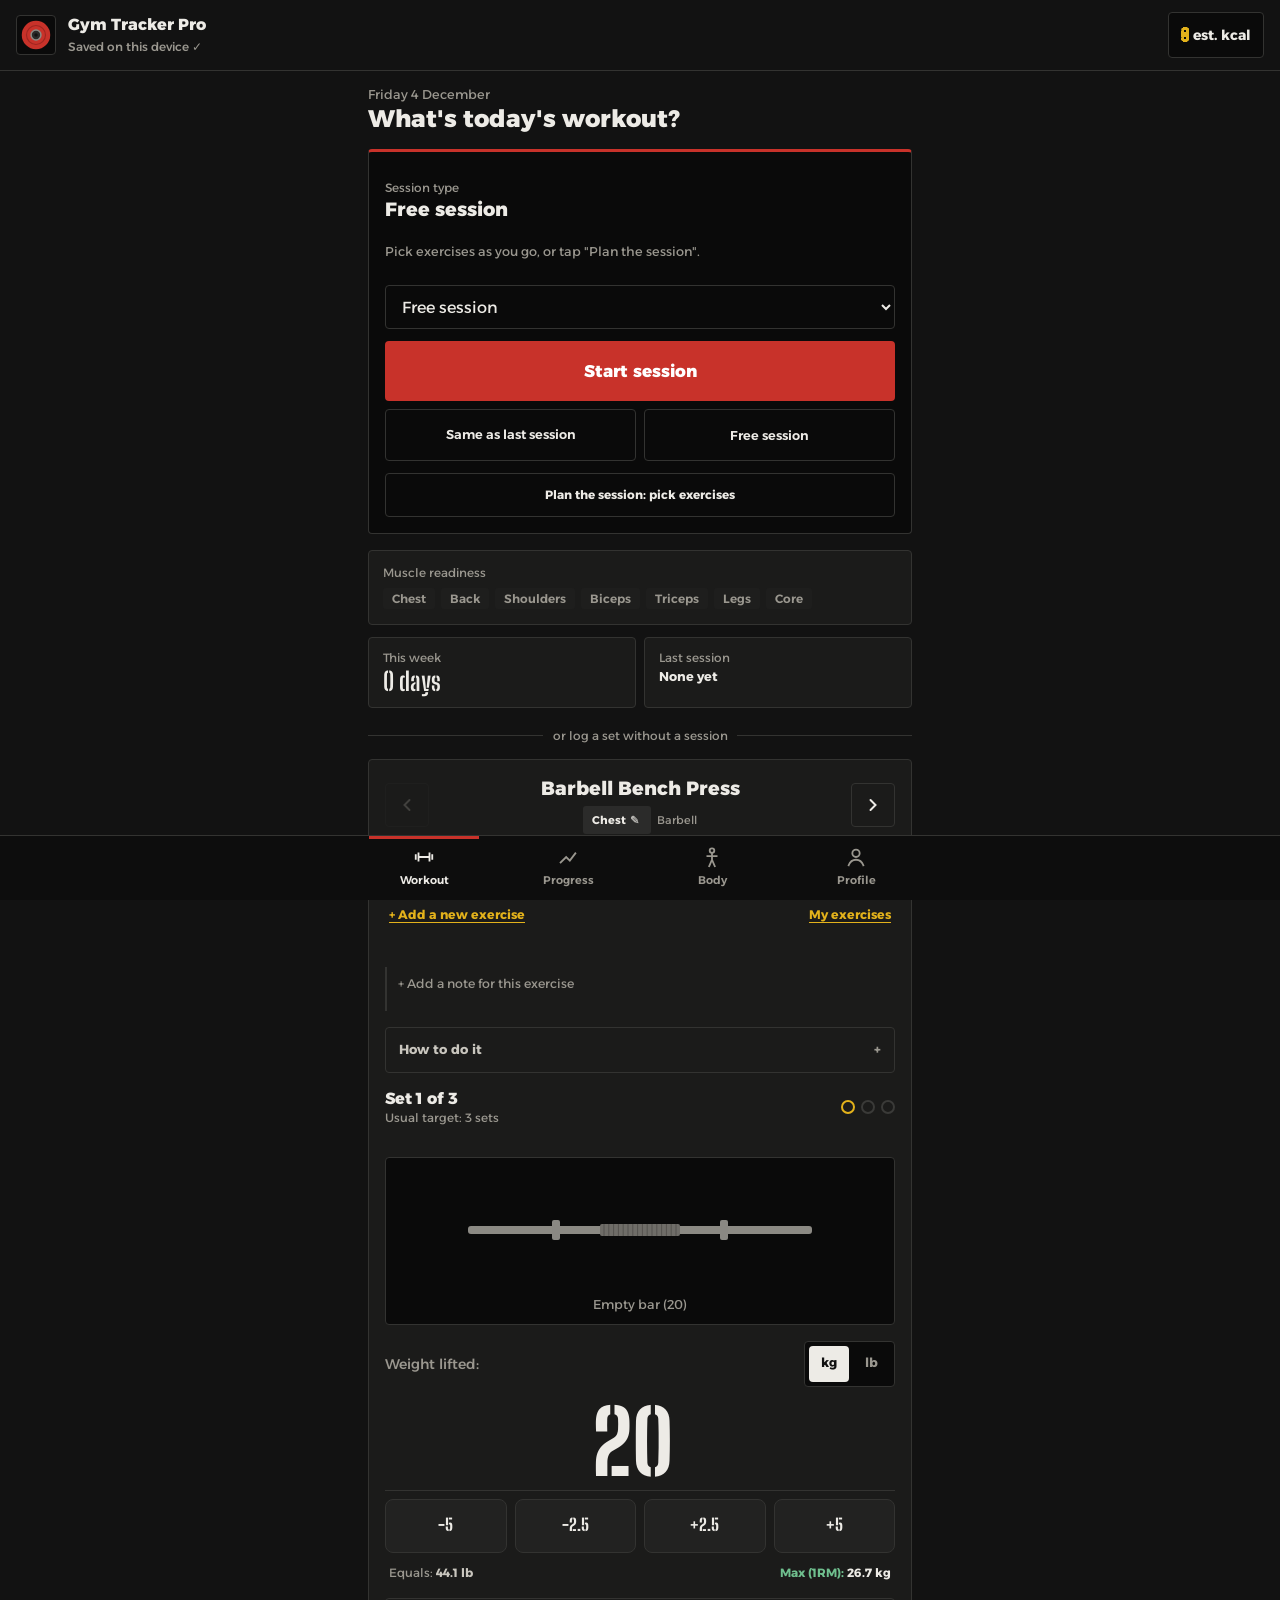
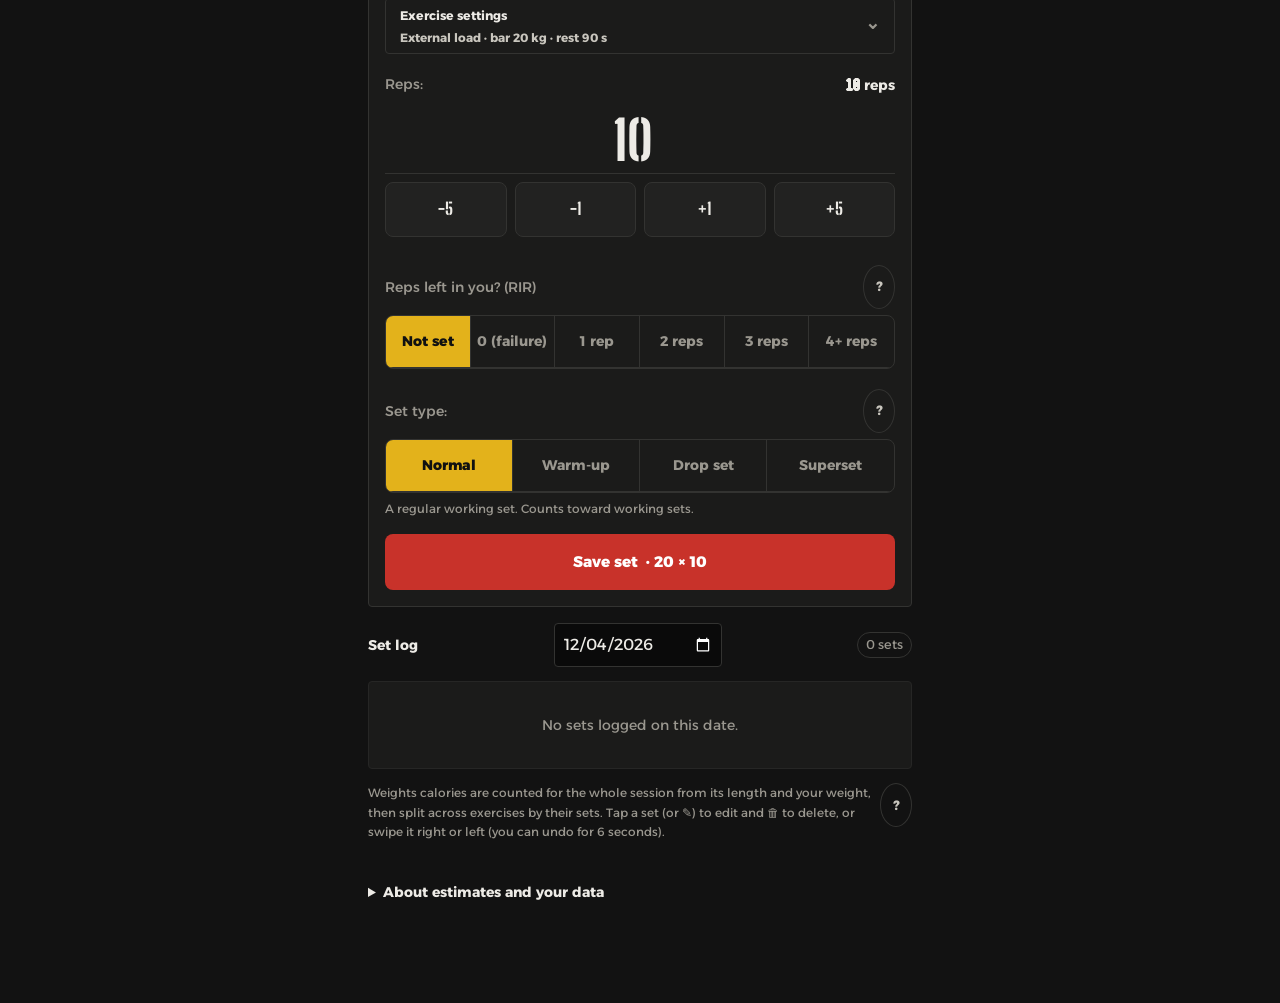
<file: index.html>
<!DOCTYPE html>
<html lang="ar" dir="rtl">
<head>
    <meta charset="UTF-8">
    <!-- M2: only the app's own files can run. Any text that sneaks in (a name in a backup file, say) can never run as code. -->
    <meta http-equiv="Content-Security-Policy" content="default-src 'self'; script-src 'self'; style-src 'self' 'unsafe-inline'; img-src 'self' data: blob:; font-src 'self'; connect-src 'self' blob: https://api.github.com; worker-src 'self'; manifest-src 'self'; media-src 'none'; object-src 'none'; frame-src 'none'; base-uri 'none'; form-action 'none'">
    <script src="./i18n.js"></script>
    <script src="./en.js"></script>
    <meta name="viewport" content="width=device-width, initial-scale=1.0, viewport-fit=cover">
    <title>متتبع التمارين - Gym Tracker v11.0</title>

    <meta name="mobile-web-app-capable" content="yes">
    <meta name="apple-mobile-web-app-capable" content="yes">
    <meta name="apple-mobile-web-app-status-bar-style" content="black-translucent">
    <meta name="apple-mobile-web-app-title" content="GymTracker">
    <meta name="theme-color" content="#121212">
    <meta name="description" content="تطبيق تتبع التمارين الرياضية والسعرات الحرارية ومؤشرات القوة 1RM و RPE">

    <link rel="manifest" href="./manifest.json">
    <link rel="apple-touch-icon" href="./assets/icon-192.png">
    

    
    
    
    

    
    

    

    <link rel="preload" href="./assets/fonts/alexandria.woff" as="font" type="font/woff" crossorigin>
    <link rel="stylesheet" href="./styles.css">
    <link rel="stylesheet" href="./theme.css">
</head>
<body class="antialiased selection:bg-cyan-500 selection:text-white">

    <header class="sticky top-0 z-40 glass px-4 py-3 mb-4 border-b border-slate-800 flex justify-between items-center">
        <div class="flex items-center space-x-3 space-x-reverse">
            <div class="app-mark" aria-hidden="true"><svg viewBox="0 0 40 40" width="40" height="40"><circle cx="20" cy="20" r="15" fill="#C8322A"/><circle cx="20" cy="20" r="10" fill="none" stroke="#9E2620" stroke-width="1.2"/><circle cx="20" cy="20" r="5.2" fill="#2A2A29" stroke="#8C8A84" stroke-width="1.6"/><circle cx="20" cy="20" r="1.8" fill="#121212"/></svg></div>
            <div>
                <h1 class="font-extrabold text-base sm:text-lg text-transparent bg-clip-text bg-gradient-to-r from-cyan-400 to-blue-400 leading-tight">Gym Tracker Pro</h1>
                <p class="text-[11px] text-slate-400 font-medium" id="db-status-badge">جاري ربط IndexedDB...</p>
            </div>
        </div>
        <div id="top-quick-stats" class="flex items-center gap-2 bg-slate-900/80 px-3 py-1.5 rounded-xl border border-slate-800 text-xs text-slate-300">
            <span class="flex items-center gap-1 text-amber-400 font-bold">
                <i class="fa-solid fa-fire text-xs" aria-hidden="true"></i>
                <span id="header-today-cals">0</span> سعرة تقديرية
            </span>
        </div>
    </header>

    <section id="clock-bar" class="clock-bar" data-added aria-label="المؤقتات">
        <div class="cb-cell"><span class="cb-label">الجلسة</span><b id="cb-session" class="cb-led cb-red">0:00</b></div>
        <div class="cb-cell cb-rest"><span class="cb-label">الراحة</span><b id="cb-rest" class="cb-led cb-amber">—</b>
            <span class="cb-btns"><button type="button" id="cb-minus" aria-label="نقص 15 ثانية">−15</button><button type="button" id="cb-plus" aria-label="زد 15 ثانية">+15</button><button type="button" id="cb-stop" aria-label="إيقاف الراحة"><svg width="14" height="14" viewBox="0 0 24 24" fill="currentColor" aria-hidden="true"><rect x="5" y="5" width="14" height="14"/></svg></button></span>
        </div>
    </section>

    <div id="rest-timer-widget" class="hidden fixed top-16 left-1/2 -translate-x-1/2 z-50 glass-card px-4 py-2 border border-cyan-500/60 shadow-2xl neon-glow-cyan animate-fade-in flex items-center gap-3 rounded-full">
        <div class="w-9 h-9 rounded-full bg-cyan-950 border border-cyan-400 flex items-center justify-center text-cyan-300 font-black text-xs" id="timer-display">90s</div>
        <div class="text-xs">
            <span class="font-bold text-cyan-200 block">مؤقت الراحة</span>
            <span class="text-[9px] text-slate-400" id="timer-preset-desc">جولة تمرين</span>
        </div>
        <div class="rest-adjust" data-added>
            <button type="button" id="btn-rest-minus" aria-label="نقص 15 ثانية من الراحة">−15</button>
            <button type="button" id="btn-rest-plus" aria-label="زد 15 ثانية على الراحة">+15</button>
        </div>
        <button id="btn-stop-timer" aria-label="إلغاء المؤقت" class="timer-stop"><svg width="18" height="18" viewBox="0 0 24 24" fill="none" stroke="currentColor" stroke-width="2.5" aria-hidden="true"><path d="M6 6l12 12M18 6L6 18"/></svg></button>
    </div>

    <main class="max-w-xl mx-auto px-4 space-y-6">
        <!-- WORKOUT SCREEN -->
        <section id="screen-workout" class="screen-content space-y-4 animate-fade-in">
            <!-- v12.1 G4: قبل الجلسة -->
            <div id="start-head" class="start-head hidden" data-added>
                <span id="start-date" class="start-date"></span>
                <h2 class="page-title">وش تمرين اليوم؟</h2>
            </div>
            <div id="workout-session-card" class="glass-card p-4 border border-emerald-500/30 space-y-3">
                <div class="flex items-center justify-between gap-3">
                    <div>
                        <div class="text-[10px] text-slate-400">جلسة التمرين الحالية</div>
                        <div id="active-session-title" class="font-black text-sm text-emerald-300">لا توجد جلسة نشطة</div>
                        <div id="active-session-meta" class="text-[10px] text-slate-400 mt-0.5">ابدأ جلسة ليتم حساب مدتها وملخصها بدقة</div>
                        <div id="session-plan-pos" class="session-plan-pos" data-added></div>
                    </div>
                    <span id="active-session-timer" class="text-xs font-black text-cyan-300 bg-slate-900 px-3 py-1.5 rounded-xl border border-slate-700">00:00</span>
                </div>
                <div id="start-preview" class="start-preview hidden" data-added>
                    <div class="start-preview-head"><span><small id="start-kicker"></small><b id="start-day"></b></span><span id="start-time" class="start-time"></span></div>
                    <ul id="start-plan" class="start-plan"></ul>
                    <p id="start-warn" class="start-warn hidden"></p>
                </div>
                <select aria-label="نوع الجلسة" id="session-routine-select" class="w-full glass-input px-3 py-2 rounded-xl text-xs bg-slate-900 border border-slate-700">
                    <option value="free">جلسة حرة</option>
                    <option value="ppl_push">دفع (Push)</option>
                    <option value="ppl_pull">سحب (Pull)</option>
                    <option value="ppl_legs">أرجل (Legs)</option>
                    <option value="ul_upper">علوي (Upper)</option>
                    <option value="ul_lower">سفلي (Lower)</option>
                </select>
                <div class="grid grid-cols-3 gap-2">
                    <button id="btn-start-session" class="py-2 rounded-xl bg-emerald-600 hover:bg-emerald-700 text-white text-[11px] font-bold">ابدأ الجلسة</button>
                    <button id="btn-copy-session" class="py-2 rounded-xl bg-cyan-950 hover:bg-cyan-900 border border-cyan-800 text-cyan-300 text-[11px] font-bold">مثل الجلسة السابقة</button>
                    <button id="btn-finish-session" disabled class="py-2 rounded-xl bg-amber-600 hover:bg-amber-700 text-white text-[11px] font-bold">إنهاء وملخص</button>
                    <button type="button" id="btn-start-free" class="start-free" data-added>جلسة حرة</button>
                </div>
                <button type="button" id="btn-plan-session" class="w-full py-2 rounded-xl text-[11px] font-bold border" data-added>خطّط الجلسة: اختر تمارينك</button>
                <div id="session-plan" class="session-plan hidden" data-added aria-label="خطة الجلسة"></div>
                <div id="copied-session-plan" class="hidden text-[10px] text-slate-300 bg-slate-900/70 rounded-xl p-2 border border-slate-800"></div>
            </div>

            <div id="start-extra" class="start-extra hidden" data-added>
                <div class="start-ready-card"><span class="start-label">جاهزية العضلات</span><div id="start-ready" class="start-ready"></div></div>
                <div class="start-stats">
                    <div><span class="start-label">هالأسبوع</span><b id="start-week" class="start-week"></b></div>
                    <div><span class="start-label" id="start-last-label">آخر جلسة</span><b id="start-last" class="start-last"></b></div>
                </div>
                <p class="start-or">أو سجّل جولة بدون جلسة</p>
            </div>

            <details id="exercise-filters" class="glass-card filter-panel v12-hide">
                <summary>القوائم والفلاتر <span id="filter-summary" class="field-hint">كل التمارين</span></summary>
                <div class="space-y-3 filter-content">
            <div class="glass-card p-3 border border-cyan-500/30 space-y-2">
                <div class="flex justify-between items-center text-xs">
                    <span class="font-bold text-cyan-300 flex items-center gap-1.5">
                        <i class="fa-solid fa-bolt text-amber-400"></i>
                        <span>قوائم تمارين جاهزة:</span>
                    </span>
                    <button id="btn-reset-routine-filter" class="text-[10px] text-slate-400 hover:text-cyan-300 underline">عرض الكل</button>
                </div>
                <div id="routine-presets-container" class="flex gap-2 overflow-x-auto pb-1 scrollbar-none">
                    <button data-routine="ppl_push" class="preset-btn px-3 py-1.5 rounded-xl bg-slate-800 hover:bg-cyan-950 hover:border-cyan-500 border border-slate-700 text-xs font-bold text-slate-200 whitespace-nowrap transition">يوم الدفع (Push)</button>
                    <button data-routine="ppl_pull" class="preset-btn px-3 py-1.5 rounded-xl bg-slate-800 hover:bg-cyan-950 hover:border-cyan-500 border border-slate-700 text-xs font-bold text-slate-200 whitespace-nowrap transition">يوم السحب (Pull)</button>
                    <button data-routine="ppl_legs" class="preset-btn px-3 py-1.5 rounded-xl bg-slate-800 hover:bg-cyan-950 hover:border-cyan-500 border border-slate-700 text-xs font-bold text-slate-200 whitespace-nowrap transition">يوم الأرجل (Legs)</button>
                    <button data-routine="ul_upper" class="preset-btn px-3 py-1.5 rounded-xl bg-slate-800 hover:bg-cyan-950 hover:border-cyan-500 border border-slate-700 text-xs font-bold text-slate-200 whitespace-nowrap transition">علوي (Upper)</button>
                    <button data-routine="ul_lower" class="preset-btn px-3 py-1.5 rounded-xl bg-slate-800 hover:bg-cyan-950 hover:border-cyan-500 border border-slate-700 text-xs font-bold text-slate-200 whitespace-nowrap transition">سفلي (Lower)</button>
                </div>
            </div>

            <div class="flex items-center justify-between bg-slate-900/90 p-2 rounded-2xl border border-slate-800 shadow-md">
                <span class="text-xs font-bold text-slate-300 flex items-center gap-1.5">
                    <i class="fa-solid fa-layer-group text-cyan-400"></i>
                    <span>نظام الجدول:</span>
                </span>
                <div class="flex gap-1.5">
                    <button id="split-btn-ppl" class="px-2.5 py-1.5 rounded-xl text-xs font-bold transition-all bg-gradient-to-r from-cyan-500 to-blue-600 text-white shadow-md">PPL</button>
                    <button id="split-btn-ul" class="px-2.5 py-1.5 rounded-xl text-xs font-bold transition-all bg-slate-800 text-slate-400 hover:bg-slate-700">Upper / Lower</button>
                </div>
            </div>

            <div id="category-tabs-container" class="flex items-center gap-1.5 overflow-x-auto pb-1 scrollbar-none"></div>

            <div id="equip-filters-container" class="flex items-center gap-1.5 overflow-x-auto pb-1 scrollbar-none">
                <button data-equip="all" class="equip-btn active px-2.5 py-1 rounded-lg text-[11px] font-bold whitespace-nowrap bg-cyan-950 text-cyan-300 border border-cyan-800">الكل</button>
                <button data-equip="barbell" class="equip-btn px-2.5 py-1 rounded-lg text-[11px] font-bold whitespace-nowrap bg-slate-900 text-slate-400 border border-slate-800">بار</button>
                <button data-equip="dumbbell" class="equip-btn px-2.5 py-1 rounded-lg text-[11px] font-bold whitespace-nowrap bg-slate-900 text-slate-400 border border-slate-800">دمبل</button>
                <button data-equip="machine" class="equip-btn px-2.5 py-1 rounded-lg text-[11px] font-bold whitespace-nowrap bg-slate-900 text-slate-400 border border-slate-800">أجهزة</button>
                <button data-equip="cable_body" class="equip-btn px-2.5 py-1 rounded-lg text-[11px] font-bold whitespace-nowrap bg-slate-900 text-slate-400 border border-slate-800">كابل / وزن جسم</button>
                <button data-equip="cardio" class="equip-btn px-2.5 py-1 rounded-lg text-[11px] font-bold whitespace-nowrap bg-slate-900 text-slate-400 border border-slate-800">كارديو</button>
            </div>

                </div>
            </details>

            <div class="glass-card p-4 space-y-4" id="ex-card">
                <div id="cur-ex" class="cur-ex" data-added>
                    <div class="cur-ex-row">
                        <button type="button" id="btn-ex-prev" class="cur-ex-arrow" aria-label="التمرين السابق"><svg width="20" height="20" viewBox="0 0 24 24" fill="none" stroke="currentColor" stroke-width="2.4" stroke-linecap="round" aria-hidden="true"><path d="M9 6l6 6-6 6"/></svg></button>
                        <div class="cur-ex-mid">
                            <b id="cur-ex-name" class="cur-ex-name"></b>
                            <span class="cur-ex-meta"><button type="button" id="cur-ex-muscle" class="cur-ex-chip cur-ex-chip-btn" aria-label="عدّل عضلات التمرين"></button><span id="cur-ex-equip" class="cur-ex-equip"></span><span id="cur-ex-pos" class="cur-ex-pos"></span></span>
                        </div>
                        <button type="button" id="btn-ex-next" class="cur-ex-arrow" aria-label="التمرين الجاي"><svg width="20" height="20" viewBox="0 0 24 24" fill="none" stroke="currentColor" stroke-width="2.4" stroke-linecap="round" aria-hidden="true"><path d="M15 6l-6 6 6 6"/></svg></button>
                    </div>
                    <div class="cur-ex-actions">
                        <button type="button" id="btn-change-ex" class="cur-ex-btn">غيّر التمرين</button>
                        <button type="button" id="btn-guide-toggle" class="cur-ex-btn hidden">طريقة الأداء</button>
                        <button type="button" id="btn-busy" class="busy-btn cur-ex-btn hidden">الجهاز مشغول؟</button>
                    </div>
                    <div id="cur-ex-guess" class="cur-ex-guess hidden">
                        <span id="cur-ex-guess-text"></span>
                        <span class="cur-ex-guess-btns"><button type="button" id="cur-ex-guess-ok" class="custom-ex-ok"></button><button type="button" id="cur-ex-guess-edit" class="custom-ex-change">غيّر العضلات</button></span>
                    </div>
                    <div class="cur-ex-links">
                        <button type="button" id="cur-ex-add" class="cur-ex-link">+ أضف تمرين جديد</button>
                        <button type="button" id="cur-ex-lib" class="cur-ex-link">مكتبة تماريني</button>
                    </div>
                </div>
                <div class="flex flex-col gap-2 v12-hide" id="old-picker">
                    <div class="flex items-center justify-between">
                        <label for="exercise-dropdown" class="text-xs font-bold text-cyan-300">اختر التمرين:</label>
                        <button type="button" id="btn-new-exercise" class="new-ex-btn" data-added>+ تمرين جديد</button>
                        <span id="selected-exercise-equip-badge" class="text-[10px] bg-slate-900 text-cyan-300 px-2.5 py-0.5 rounded-full border border-cyan-800 font-bold">أوزان حرة (بار)</span>
                    </div>

                    <div class="relative">
                        <i class="fa-solid fa-magnifying-glass absolute right-3 top-3 text-slate-400 text-xs"></i>
                        <input type="text" id="exercise-search-input" maxlength="50" placeholder="بحث سريع عن تمرين..." class="w-full glass-input pr-8 pl-3 py-2 rounded-xl text-xs">
                    </div>

                    <select id="exercise-dropdown" aria-label="قائمة اختيار التمرين" class="w-full glass-input px-3 py-2.5 rounded-xl text-sm font-semibold bg-slate-900 border border-slate-700"></select>
                </div>

                <hr class="border-slate-800">

                <div id="last-performance-container" class="v12-hide bg-slate-900/90 p-2.5 rounded-xl border border-cyan-500/30 flex justify-between items-center text-xs">
                    <div class="flex items-center gap-2">
                        <span class="text-amber-400 font-bold text-base"></span>
                        <div>
                            <div class="text-[10px] text-slate-400 font-medium">أداء الجلسة السابقة:</div>
                            <div id="last-performance-text" class="text-xs font-bold text-cyan-300">اختر تمرين للعرض</div>
                        </div>
                    </div>
                    <button type="button" id="btn-copy-last-perf" class="hidden px-2.5 py-1 bg-cyan-950 hover:bg-cyan-900 border border-cyan-700/60 rounded-lg text-[10px] font-bold text-cyan-300 flex items-center gap-1 transition">
                        <i class="fa-solid fa-copy"></i>
                        <span>تعبئة الجولة</span>
                    </button>
                </div>

                <div id="ex-note" class="ex-note hidden" data-added>
                    <button type="button" id="ex-note-show" class="ex-note-show"></button>
                    <div id="ex-note-edit" class="ex-note-edit hidden">
                        <input type="text" id="ex-note-input" maxlength="120" class="glass-input" placeholder="مثال: الكرسي على 4، قبضة واسعة" aria-label="ملاحظة التمرين">
                        <button type="button" id="ex-note-save" class="ex-note-save">حفظ</button>
                    </div>
                </div>

                <p id="program-target" class="program-target hidden" data-added></p>

                <details id="ex-guide" class="ex-guide hidden" data-added>
                    <summary>طريقة الأداء</summary>
                    <div id="ex-guide-body" class="ex-guide-body" translate="no"></div>
                </details>


                <label id="previous-set-picker" class="hidden field-hint v12-hide">الجولة السابقة المراد تعبئتها:
                    <select id="previous-set-select" class="glass-input w-full px-3 py-2 rounded-xl text-sm" aria-label="اختيار جولة من الأداء السابق"></select>
                </label>
                <div id="set-counter" class="set-counter hidden" data-added aria-live="polite">
                    <div class="set-counter-text"><b id="set-counter-title"></b><span id="set-counter-sub"></span></div>
                    <div id="set-counter-dots" class="set-counter-dots" aria-hidden="true"></div>
                    <button type="button" id="btn-next-ex" class="set-counter-next hidden"></button>
                </div>
                <div id="fill-from" class="fill-from hidden" data-added>
                    <span class="fill-label">عبّي من:</span>
                    <div class="fill-row">
                        <button type="button" id="btn-apply-suggestion" class="sugg-apply fill-btn fill-main"><small>اقتراح اليوم</small><b id="fill-sugg-val"></b></button>
                        <button type="button" id="fill-last" class="fill-btn"><small>آخر جولة</small><b id="fill-last-val"></b></button>
                        <button type="button" id="fill-warm" class="fill-btn" aria-expanded="false"><small>تسخين</small><b id="fill-warm-val"></b></button>
                    </div>
                <div id="next-suggestion" class="next-suggestion hidden" data-added aria-live="polite">
                    <div class="sugg-head"><span class="sugg-label">اقتراح اليوم</span><span id="sugg-value" class="sugg-value num-led"></span></div>
                    <p id="sugg-reason" class="sugg-reason"></p>
                    <div id="sugg-plateau" class="sugg-plateau hidden"><p id="sugg-plateau-text"></p><button type="button" id="btn-deload" class="sugg-wchip"></button></div>
                    <div id="sugg-warmup" class="sugg-warmup hidden"><span class="sugg-wlabel">تسخين:</span><span id="sugg-warmup-sets" class="sugg-wsets"></span></div>
                </div>
                </div>
                <div id="dynamic-input-container">
                    <div id="equip-visual" class="equip-visual" data-added hidden></div>
                    <div id="form-weights" class="space-y-4">
                        <div class="space-y-2">
                            <div class="flex justify-between items-center text-xs">
                                <label for="input-weight" class="text-slate-300 font-medium">الوزن المرفوع:</label>
                                <div class="flex items-center gap-1 bg-slate-900/90 p-1 rounded-xl border border-slate-800">
                                    <button type="button" id="unit-btn-kg" class="px-2 py-0.5 rounded-lg text-[10px] font-bold bg-cyan-500 text-white transition-all">كجم (kg)</button>
                                    <button type="button" id="unit-btn-lbs" class="px-2 py-0.5 rounded-lg text-[10px] font-bold text-slate-400 hover:text-slate-200 transition-all">باوند (lbs)</button>
                                </div>
                            </div>

                            <div class="flex items-center justify-between gap-1.5 bg-slate-900/60 p-2 rounded-2xl border border-slate-800">
                                <div class="flex gap-1">
                                    <button type="button" data-step-target="input-weight" data-step="-5" class="stepper-btn w-11 h-11 rounded-xl font-black text-red-400 text-xs flex items-center justify-center">-5</button>
                                    <button type="button" data-step-target="input-weight" data-step="-2.5" class="stepper-btn w-11 h-11 rounded-xl font-black text-amber-400 text-xs flex items-center justify-center">-2.5</button>
                                </div>
                                <input type="number" id="input-weight" min="0" max="1000" step="0.5" value="50" class="w-20 glass-input text-center py-2.5 rounded-xl text-base font-black text-cyan-400 border border-cyan-500/40">
                                <div class="flex gap-1">
                                    <button type="button" data-step-target="input-weight" data-step="2.5" class="stepper-btn w-11 h-11 rounded-xl font-black text-emerald-400 text-xs flex items-center justify-center">+2.5</button>
                                    <button type="button" data-step-target="input-weight" data-step="5" class="stepper-btn w-11 h-11 rounded-xl font-black text-cyan-400 text-xs flex items-center justify-center">+5</button>
                                </div>
                            </div>
                            <div class="flex justify-between items-center text-[11px] text-slate-400 px-1 pt-0.5">
                                <span>المعادل: <strong id="val-weight-converted" class="text-cyan-300">110.2 باوند</strong></span>
                                <span class="text-emerald-400 font-bold">أقصى وزن (1RM): <strong id="val-1rm-live">66.7 كجم</strong></span>
                            </div>
                        </div>


                        <details id="ex-settings" class="ex-settings">
                            <summary><span class="ex-settings-title" data-added>إعدادات التمرين</span><span id="ex-settings-sum" class="ex-settings-sum" data-added></span></summary>
                            <div class="ex-settings-body">
                        <div class="space-y-1.5">
                            <div class="help-line"><label for="load-mode-select" class="block text-xs font-medium text-slate-300">طريقة تسجيل الحمل:</label><button type="button" class="help-q" data-help="loadmode" aria-label="وش يعني طريقة تسجيل الحمل" data-added>؟</button></div>
                            <select id="load-mode-select" class="w-full glass-input px-3 py-2 rounded-xl text-xs bg-slate-900 border border-slate-700">
                                <option value="external">وزن خارجي / بار / جهاز</option>
                                <option value="per_hand">دمبل — الوزن لكل يد</option>
                                <option value="bodyweight">وزن الجسم فقط</option>
                                <option value="added">وزن الجسم + وزن إضافي</option>
                                <option value="assisted">وزن جسم بمساعدة</option>
                                <option value="timed">تمرين بالوقت (مثل البلانك)</option>
                            </select>
                            <p id="load-mode-hint" class="field-hint">يسجل الوزن المدخل كما هو ويستخدمه في القوة والحجم.</p>
                        </div>
                        <div id="equip-settings" class="equip-settings hidden" data-added>
                            <div id="machine-weight-row" class="hidden space-y-2">
                                <div class="settings-grid">
                                    <label class="settings-field">وزن الجهاز نفسه (كجم)
                                        <input type="number" id="input-machine-kg" min="0" max="500" step="0.5" inputmode="decimal" placeholder="0 = ما ينحسب" class="w-full glass-input px-3 py-2 rounded-xl">
                                    </label>
                                    <label class="settings-field">نوع الجهاز
                                        <select id="rig-select" class="w-full glass-input px-3 py-2 rounded-xl">
                                            <option value="pin">بدبوس (عمود أوزان)</option>
                                            <option value="plates">بأقراص تركّبها بنفسك</option>
                                        </select>
                                    </label>
                                </div>
                                <p class="field-hint">اختياري. لو كتبته ينضاف للحجم و1RM في الجولات الجديدة، والجولات القديمة تبقى على حسابها إلا إذا طبقته عليها.</p>
                                <button type="button" id="btn-apply-machine-past" class="hidden w-full py-2 px-3 rounded-xl text-xs font-bold border">طبّق وزن الجهاز الحالي على جولاتي السابقة</button>
                            </div>
                            <div id="bar-weight-row" class="hidden">
                                <label class="settings-field">وزن البار (كجم) — للرسمة فقط
                                    <input type="number" id="input-bar-kg" min="0" max="50" step="0.5" inputmode="decimal" placeholder="20" class="w-full glass-input px-3 py-2 rounded-xl">
                                </label>
                            </div>
                        </div>

                        <div class="space-y-1 pt-1">
                            <label for="rest-timer-duration" class="block text-xs font-medium text-slate-300">وقت الراحة التلقائي للجولة:</label>
                            <select id="rest-timer-duration" class="w-full glass-input px-3 py-1.5 rounded-xl text-xs bg-slate-900 border border-slate-700">
                                <option value="0">بدون مؤقت (بين مراحل الدروب أو تمريني السوبر)</option>
                                <option value="60">60 ثانية (تمارين العزل والتراي/الباي)</option>
                                <option value="90" selected>90 ثانية (معياري)</option>
                                <option value="120">120 ثانية (2 دقيقة - تمارين مركبة)</option>
                                <option value="180">180 ثانية (3 دقائق - سكوات / ديدليفت / بنش)</option>
                            </select>
                            <p class="field-hint" data-added>يتذكر الراحة اللي تختارها لكل تمرين.</p>
                        </div>
                            </div>
                        </details>
                        <div id="timed-duration-field" class="hidden space-y-1.5">
                            <label for="input-duration-sec" class="block text-xs font-medium text-slate-300">المدة بالثواني:</label>
                            <input type="number" id="input-duration-sec" min="1" max="3600" step="1" value="60" class="w-full glass-input text-center py-2.5 rounded-xl text-base font-black text-cyan-400 border border-cyan-500/40">
                        </div>

                        <div id="reps-field-wrapper" class="space-y-2">
                            <div class="flex justify-between items-center text-xs">
                                <label for="input-reps" class="text-slate-300 font-medium">عدد العدات: <span id="reps-side-label" class="reps-side hidden" data-added>(اليمين)</span></label>
                                <span class="text-cyan-400 font-bold text-xs"><span id="val-reps-display">10</span> عدات</span>
                            </div>

                            <div class="flex items-center justify-between gap-1.5 bg-slate-900/60 p-2 rounded-2xl border border-slate-800">
                                <div class="flex gap-1">
                                    <button type="button" data-step-target="input-reps" data-step="-5" class="stepper-btn w-11 h-11 rounded-xl font-black text-red-400 text-xs flex items-center justify-center">-5</button>
                                    <button type="button" data-step-target="input-reps" data-step="-1" class="stepper-btn w-11 h-11 rounded-xl font-black text-amber-400 text-sm flex items-center justify-center">-1</button>
                                </div>
                                <input type="number" id="input-reps" min="1" max="150" step="1" value="10" class="w-20 glass-input text-center py-2.5 rounded-xl text-base font-black text-cyan-400 border border-cyan-500/40">
                                <div class="flex gap-1">
                                    <button type="button" data-step-target="input-reps" data-step="1" class="stepper-btn w-11 h-11 rounded-xl font-black text-emerald-400 text-sm flex items-center justify-center">+1</button>
                                    <button type="button" data-step-target="input-reps" data-step="5" class="stepper-btn w-11 h-11 rounded-xl font-black text-cyan-400 text-xs flex items-center justify-center">+5</button>
                                </div>
                            </div>
                            <div id="sides-box" class="sides-box" data-added>
                                <button type="button" id="btn-sides" class="sides-toggle hidden" aria-pressed="false">يمين ويسار مختلفة؟</button>
                                <div id="sides-left" class="sides-left hidden">
                                    <label for="input-reps-left">عدات اليسار:</label>
                                    <div class="sides-stepper">
                                        <button type="button" data-step-target="input-reps-left" data-step="-1" class="stepper-btn w-11 h-11 rounded-xl font-black text-sm" aria-label="أنقص عدات اليسار">-1</button>
                                        <input type="number" id="input-reps-left" min="1" max="150" step="1" class="glass-input text-center rounded-xl font-black" inputmode="numeric">
                                        <button type="button" data-step-target="input-reps-left" data-step="1" class="stepper-btn w-11 h-11 rounded-xl font-black text-sm" aria-label="زد عدات اليسار">+1</button>
                                    </div>
                                </div>
                                <p id="sides-hint" class="sides-hint hidden"></p>
                            </div>
                        </div>

                        <div class="space-y-1.5 pt-1">
                            <div class="help-line"><label id="rir-label" class="block text-xs font-medium text-slate-300">كم باقي فيك؟ (RIR)</label><button type="button" class="help-q" data-help="rir" aria-label="وش يعني RIR" data-added>؟</button></div>
                            <p id="feel-label" class="block text-xs font-medium text-slate-300 hidden" data-added>كيف كانت الجولة؟</p>
                            <div id="feel-container" class="feel-grid hidden" data-added>
                                <button type="button" data-feel-rir="3" aria-pressed="false" class="feel-btn"><strong>سهل</strong><small>كان فيني 3 عدات أو أكثر</small></button>
                                <button type="button" data-feel-rir="2" aria-pressed="false" class="feel-btn"><strong>مناسب</strong><small>باقي فيني عدة أو عدتين</small></button>
                                <button type="button" data-feel-rir="0" aria-pressed="false" class="feel-btn"><strong>صعب</strong><small>وصلت للحد</small></button>
                            </div>
                            <div id="rir-container" class="grid grid-cols-3 sm:grid-cols-6 gap-1.5 text-xs font-bold">
                                <button type="button" data-rir="" aria-pressed="true" class="rir-btn active py-2 rounded-xl border text-center">غير محدد</button>
                                <button type="button" data-rir="0" aria-pressed="false" class="rir-btn py-2 rounded-xl border text-center">0 (فشل)</button>
                                <button type="button" data-rir="1" aria-pressed="false" class="rir-btn py-2 rounded-xl border text-center">1 عدة</button>
                                <button type="button" data-rir="2" aria-pressed="false" class="rir-btn py-2 rounded-xl border text-center">2 عدة</button>
                                <button type="button" data-rir="3" aria-pressed="false" class="rir-btn py-2 rounded-xl border text-center">3 عدات</button>
                                <button type="button" data-rir="4" aria-pressed="false" class="rir-btn py-2 rounded-xl border text-center">4+ عدات</button>
                            </div>
                        </div>


                        <div class="space-y-1.5 pt-1">
                            <div class="help-line"><label class="block text-xs font-medium text-slate-300">نوع الجولة:</label><button type="button" class="help-q" data-help="settype" aria-label="وش يعني أنواع الجولات" data-added>؟</button></div>
                            <div id="set-type-container" class="grid grid-cols-4 gap-1.5 text-xs font-bold">
                                <button type="button" data-settype="normal" aria-pressed="true" class="set-type-btn active py-2 px-1 rounded-xl border text-center">عادية</button>
                                <button type="button" data-settype="warmup" aria-pressed="false" class="set-type-btn py-2 px-1 rounded-xl border text-center">تسخين</button>
                                <button type="button" data-settype="dropset" aria-pressed="false" class="set-type-btn py-2 px-1 rounded-xl border text-center">دروب</button>
                                <button type="button" data-settype="superset" aria-pressed="false" class="set-type-btn py-2 px-1 rounded-xl border text-center">سوبر</button>
                            </div>
                            <p id="set-type-help" class="field-hint" aria-live="polite"></p>
                            <p class="field-hint v12-hide">RIR 0 يعني أنك وصلت للفشل. نوع الجولة وRIR يظهران في السجل.</p>
                        </div>

                        <div id="save-bar" class="save-bar">
                        <button type="button" id="btn-repeat-set" class="repeat-set hidden" data-added>كرر الجولة السابقة</button>
                        <button id="btn-save-weights" class="w-full py-3.5 px-4 rounded-xl bg-gradient-to-r from-emerald-500 to-teal-600 hover:from-emerald-600 hover:to-teal-700 text-white font-bold text-xs shadow-lg neon-glow-green flex items-center justify-center gap-2 mt-2">
                            <i class="fa-solid fa-floppy-disk text-sm"></i>
                            <span>حفظ الجولة</span><span id="save-sum" class="save-sum" data-added></span>
                        </button>
                        </div>
                    </div>

                    <div id="form-treadmill" class="hidden space-y-4">
                        <div>
                            <label for="tm-movement-type" class="block text-xs text-slate-300 font-medium mb-1">طريقة الحركة:</label>
                            <select id="tm-movement-type" class="w-full glass-input px-3 py-2 rounded-xl text-xs bg-slate-900 border border-slate-700">
                                <option value="walking">مشي</option>
                                <option value="running">جري</option>
                            </select>
                        </div>
                        <div>
                            <label for="input-tm-speed" class="block text-xs text-slate-300 font-medium mb-1">السرعة (كم/س):</label>
                            <div class="flex items-center justify-between gap-1.5 bg-slate-900/60 p-2 rounded-2xl border border-slate-800">
                                <button type="button" data-step-target="input-tm-speed" data-step="-0.5" class="stepper-btn w-12 h-11 rounded-xl font-black text-amber-400 text-xs">-0.5</button>
                                <input type="number" id="input-tm-speed" min="1.0" max="25.0" step="0.1" value="5.5" class="w-24 glass-input text-center py-2.5 rounded-xl text-base font-black text-cyan-400 border border-cyan-500/40">
                                <button type="button" data-step-target="input-tm-speed" data-step="0.5" class="stepper-btn w-12 h-11 rounded-xl font-black text-emerald-400 text-xs">+0.5</button>
                            </div>
                        </div>

                        <div>
                            <label for="input-tm-incline" class="block text-xs text-slate-300 font-medium mb-1">الارتفاع (Incline):</label>
                            <div class="flex items-center justify-between gap-1.5 bg-slate-900/60 p-2 rounded-2xl border border-slate-800">
                                <button type="button" data-step-target="input-tm-incline" data-step="-1" class="stepper-btn w-12 h-11 rounded-xl font-black text-amber-400 text-xs">-1</button>
                                <input type="number" id="input-tm-incline" min="0.0" max="25.0" step="0.5" value="1.0" class="w-24 glass-input text-center py-2.5 rounded-xl text-base font-black text-cyan-400 border border-cyan-500/40">
                                <button type="button" data-step-target="input-tm-incline" data-step="1" class="stepper-btn w-12 h-11 rounded-xl font-black text-emerald-400 text-xs">+1</button>
                            </div>
                        </div>

                        <div>
                            <label for="input-tm-duration" class="block text-xs text-slate-300 font-medium mb-1">المدة (بالدقائق):</label>
                            <div class="flex items-center justify-between gap-1.5 bg-slate-900/60 p-2 rounded-2xl border border-slate-800">
                                <button type="button" data-step-target="input-tm-duration" data-step="-5" class="stepper-btn w-12 h-11 rounded-xl font-black text-amber-400 text-xs">-5</button>
                                <input type="number" id="input-tm-duration" min="1" max="300" step="1" value="20" class="w-24 glass-input text-center py-2.5 rounded-xl text-base font-black text-cyan-400 border border-cyan-500/40">
                                <button type="button" data-step-target="input-tm-duration" data-step="5" class="stepper-btn w-12 h-11 rounded-xl font-black text-emerald-400 text-xs">+5</button>
                            </div>
                        </div>

                        <button id="btn-save-treadmill" class="w-full py-3.5 px-4 rounded-xl bg-gradient-to-r from-cyan-500 to-blue-600 hover:from-cyan-600 hover:to-blue-700 text-white font-bold text-xs shadow-lg neon-glow-cyan flex items-center justify-center gap-2">
                            <span>حفظ تمرين الكارديو</span>
                        </button>
                    </div>

                    <div id="form-bike-elliptical" class="hidden space-y-4">
                        <div>
                            <label for="cardio-intensity-select" class="block text-xs text-slate-300 font-medium mb-1">الشدة الفعلية:</label>
                            <select id="cardio-intensity-select" class="w-full glass-input px-3 py-2 rounded-xl text-xs bg-slate-900 border border-slate-700">
                                <option value="light">خفيفة</option>
                                <option value="moderate" selected>متوسطة</option>
                                <option value="vigorous">عالية</option>
                            </select>
                            <p class="field-hint mt-1">الحساب يميز بين الدراجة والغزالة والتجديف والسلالم، ولا يعتمد رقم Level غير القابل للمقارنة بين الأجهزة.</p>
                        </div>

                        <div>
                            <label for="input-cardio-watts" class="block text-xs text-slate-300 font-medium mb-1">متوسط الواط (اختياري — يُستخدم حسابيًا للدراجة الثابتة فقط):</label>
                            <input type="number" id="input-cardio-watts" min="0" max="2000" step="1" placeholder="مثال: 140" class="w-full glass-input text-center py-2.5 rounded-xl text-sm font-black text-cyan-400 border border-cyan-500/40">
                        </div>

                        <div>
                            <label for="input-be-duration" class="block text-xs text-slate-300 font-medium mb-1">المدة (بالدقائق):</label>
                            <div class="flex items-center justify-between gap-1.5 bg-slate-900/60 p-2 rounded-2xl border border-slate-800">
                                <button type="button" data-step-target="input-be-duration" data-step="-5" class="stepper-btn w-12 h-11 rounded-xl font-black text-amber-400 text-xs">-5</button>
                                <input type="number" id="input-be-duration" min="1" max="300" step="1" value="15" class="w-24 glass-input text-center py-2.5 rounded-xl text-base font-black text-cyan-400 border border-cyan-500/40">
                                <button type="button" data-step-target="input-be-duration" data-step="5" class="stepper-btn w-12 h-11 rounded-xl font-black text-emerald-400 text-xs">+5</button>
                            </div>
                        </div>

                        <button id="btn-save-bike" class="w-full py-3.5 px-4 rounded-xl bg-gradient-to-r from-cyan-500 to-blue-600 hover:from-cyan-600 hover:to-blue-700 text-white font-bold text-xs shadow-lg neon-glow-cyan flex items-center justify-center gap-2">
                            <span>حفظ التمرين</span>
                        </button>
                    </div>
                </div>
            </div>

            <div class="space-y-3">
                <div class="flex justify-between items-center">
                    <h3 class="font-bold text-sm text-slate-200 flex items-center gap-2">
                        <i class="fa-solid fa-clipboard-list text-cyan-400"></i>
                        <span>سجل الجولات</span>
                    </h3>
                    <span id="logs-kcal" class="logs-kcal" data-added></span>
                    <input id="logs-date-filter" type="date" aria-label="تاريخ سجل الجولات" class="glass-input px-2 py-1 rounded-xl text-xs">
                    <span id="today-sets-count" class="text-xs bg-slate-800 text-slate-400 px-2 py-0.5 rounded-full border border-slate-700">0 جولات</span>
                </div>

                <div id="today-logs-container" class="space-y-2"></div>
                <p class="field-hint swipe-hint help-line" data-added><span>سعرات الحديد تنحسب للجلسة من مدتها ووزنك، وتنقسم على التمارين حسب عدد جولاتها. اضغط الجولة (أو ✎) للتعديل و🗑 للحذف، أو اسحبها يمين ويسار (وتقدر تتراجع 6 ثواني).</span><button type="button" class="help-q" data-help="calories-burn" aria-label="كيف تنحسب السعرات">؟</button></p>

                <div id="lazy-logs-load-more" class="hidden text-center pt-2">
                    <button id="btn-load-more-logs" class="py-2 px-4 rounded-xl bg-slate-800 hover:bg-slate-700 border border-slate-700 text-xs font-bold text-cyan-300">
                        عرض باقي الجولات
                    </button>
                </div>
            </div>
        </section>

        <!-- ADD EXERCISE SCREEN -->
        <section id="screen-exercises" class="screen-content space-y-5 hidden animate-fade-in">
            <button type="button" id="exercises-back" class="back-btn" data-added>رجوع للتمرين</button>
            <div class="ex-tabs seg-picker" role="tablist" data-added>
                <button type="button" role="tab" id="ex-tab-add" aria-selected="true">أضف تمرين</button>
                <button type="button" role="tab" id="ex-tab-library" aria-selected="false">مكتبة تماريني</button>
            </div>
            <div class="glass-card p-5 space-y-4 border border-cyan-500/30" id="add-form-card">
                <div class="flex items-center gap-2">
                    <div class="w-8 h-8 rounded-lg bg-cyan-950 text-cyan-400 border border-cyan-800 flex items-center justify-center text-sm font-bold">
                        <i class="fa-solid fa-plus"></i>
                    </div>
                    <div>
                        <h3 class="font-bold text-sm text-cyan-300">إضافة تمرين مخصص جديد</h3>
                        <p class="text-[11px] text-slate-400">اكتب اسم التمرين ويقترح التطبيق تصنيفه؛ راجع الفئة والأداة قبل الحفظ</p>
                    </div>
                </div>

                <div class="space-y-3 pt-2">
                    <div>
                        <label for="new-ex-name" class="block text-xs text-slate-400 mb-1">اسم التمرين المخصص:</label>
                        <input type="text" id="new-ex-name" maxlength="60" placeholder="مثال: Incline Dumbbell Press أو hip adduction" class="w-full glass-input px-3 py-2.5 rounded-xl text-xs">
                        <div id="new-ex-status" class="hidden text-[11px] font-bold mt-1.5 px-2 py-1 rounded-lg border flex items-center gap-1.5"></div>
                    </div>

                    <div id="new-ex-hint" class="new-ex-hint hidden" data-added></div>
                    <div id="new-ex-dup" class="new-ex-dup hidden" data-added></div>
                    <div class="grid grid-cols-2 gap-3 v12-hide">
                        <div>
                            <label for="new-ex-cat" class="block text-xs text-slate-400 mb-1">الفئة التدريبية:</label>
                            <select id="new-ex-cat" class="w-full glass-input px-2 py-2 rounded-xl text-xs bg-slate-900 border border-slate-700">
                                <option value="push">دفع</option>
                                <option value="pull">سحب</option>
                                <option value="legs">أرجل</option>
                                <option value="abs">بطن</option>
                                <option value="cardio">كارديو</option>
                            </select>
                        </div>

                        <div>
                            <label for="new-ex-equip" class="block text-xs text-slate-400 mb-1">نوع الجهاز/الأداة:</label>
                            <select id="new-ex-equip" class="w-full glass-input px-2 py-2 rounded-xl text-xs bg-slate-900 border border-slate-700">
                                <option value="barbell">أوزان حرة (بار)</option>
                                <option value="dumbbell">أوزان حرة (دمبل)</option>
                                <option value="machine">أجهزة</option>
                                <option value="cable_body">كابل / وزن الجسم</option>
                                <option value="cardio">كارديو بالجهاز</option>
                            </select>
                        </div>
                    </div>

                    <div class="new-ex-kind" data-added>
                        <span class="new-ex-label">الأداة</span>
                        <div id="new-ex-tools" class="new-ex-tools" role="radiogroup" aria-label="الأداة">
                            <button type="button" role="radio" data-tool="barbell">بار</button>
                            <button type="button" role="radio" data-tool="dumbbell">دمبل</button>
                            <button type="button" role="radio" data-tool="machine">جهاز</button>
                            <button type="button" role="radio" data-tool="cable_body">كابل / وزن الجسم</button>
                            <button type="button" role="radio" data-tool="cardio">كارديو</button>
                        </div>
                    </div>
                    <div id="new-ex-muscles" class="muscle-pick" data-added>
                        <div class="muscle-pick-head"><span id="new-ex-muscles-title">العضلات اللي يشغّلها</span><span id="new-ex-guess" class="guess-badge">متخمّنة</span></div>
                        <p class="field-hint">الضغطة الأولى تخليها أساسية، الثانية مساعدة، والثالثة تشيلها. والمجسم يتلون معك عشان تتأكد.</p>
                        <div id="new-ex-chips" class="muscle-chips" role="group" aria-labelledby="new-ex-muscles-title"></div>
                        <div id="new-ex-figs" class="pick-figs" aria-hidden="true"></div>
                        <p id="new-ex-muscle-sum" class="field-hint" aria-live="polite"></p>
                    </div>

                    <div id="new-ex-preview" class="new-ex-preview hidden" data-added>
                        <span class="new-ex-label">كذا بيطلع في تمارينك</span>
                        <div class="new-ex-preview-card"><span class="picker-mid"><span id="nxp-name" class="picker-name" translate="no"></span><span id="nxp-meta" class="picker-meta"></span></span><span id="nxp-chip" class="cur-ex-chip"></span></div>
                    </div>
                    <label for="new-ex-machine" class="block text-xs text-slate-300">نوع الجهاز للتمرين المخصص إذا كان كارديو:</label>
<select id="new-ex-machine" class="w-full glass-input px-3 py-2 rounded-xl text-xs"><option value="bike">دراجة ثابتة</option><option value="treadmill">جهاز مشي</option><option value="elliptical">إليبتيكال</option><option value="stairs">درج</option><option value="rowing">تجديف</option><option value="airbike">دراجة هوائية</option></select>
<button id="add-ex-submit-btn" class="w-full py-3 rounded-xl bg-gradient-to-r from-cyan-500 to-blue-600 text-white font-bold text-xs shadow-md hover:from-cyan-600 hover:to-blue-700 flex items-center justify-center gap-2 mt-2">
                        <i class="fa-solid fa-square-plus text-sm"></i>
                        <span>حفظ التمرين المخصص</span>
                    </button>
                </div>
            </div>

            <div id="library" class="library" data-added>
                <div id="lib-banner" class="lib-banner hidden"></div>
                <input type="search" id="lib-search" maxlength="50" class="glass-input prog-search" placeholder="ابحث في تمارينك…" aria-label="ابحث في التمارين">
                <div id="lib-chips" class="prog-chips" role="group" aria-label="تصفية"></div>
            </div>
            <div class="space-y-3" id="custom-list-sec">
                <div class="flex justify-between items-center">
                    <h3 class="font-bold text-sm text-slate-200">التمارين المخصصة التي أضفتها</h3>
                    <span id="custom-ex-count" class="text-xs bg-slate-800 text-slate-400 px-2.5 py-0.5 rounded-full border border-slate-700">0 تمارِينَ</span>
                </div>
                <div id="manage-exercises-list" class="space-y-2"></div>
            </div>
            <div id="lib-groups" class="lib-groups" data-added></div>
        </section>

        <!-- PROGRESS SCREEN (ENHANCED WITH ACTUAL WEIGHT & HISTORY TABLE) -->
        <section id="screen-progress" class="screen-content space-y-5 hidden animate-fade-in">
            <!-- v12.3: قائمة التمارين -->
            <div id="prog-list" class="prog-list" data-added>
                <div><h2 class="page-title">التطور</h2><p class="field-hint">اضغط على أي تمرين وتشوف وين وصلت فيه.</p></div>
                <div class="prog-tiles">
                    <div><b id="pt-days" class="prog-tile-num"></b><span>أيام تمرين</span></div>
                    <div><b id="pt-ex" class="prog-tile-num"></b><span>تمارين سجلتها</span></div>
                    <div><b id="pt-up" class="prog-tile-num"></b><span>تحسنت هالشهر</span></div>
                </div>
                <input type="search" id="prog-search" maxlength="50" class="glass-input prog-search" placeholder="ابحث عن تمرين… (بنش، سكوات، Row)" aria-label="ابحث عن تمرين">
                <div id="prog-chips" class="prog-chips" role="group" aria-label="العضلة"></div>
                <div class="prog-bar"><span id="prog-count"></span><button type="button" id="prog-sort" class="prog-sort"></button></div>
                <div id="prog-items" class="prog-items"></div>
            </div>
            <div id="prog-detail-head" class="prog-detail-head" data-added>
                <button type="button" id="prog-back" class="back-btn">كل التمارين</button>
                <h2 id="prog-title" class="page-title"></h2>
                <div class="prog-detail-meta"><span id="prog-chip" class="cur-ex-chip"></span><span id="prog-meta"></span></div>
            </div>
            <section id="progress-hero" class="progress-hero" data-added aria-label="أرقامك القياسية">
                <div class="hero-cell"><span class="hero-label">1RM تقديري</span><span id="hero-1rm" class="hero-val num-led hero-red">—</span><span id="hero-1rm-sub" class="hero-sub"></span></div>
                <div class="hero-cell"><span class="hero-label">أعلى حمل</span><span id="hero-top" class="hero-val num-stencil">—</span><span id="hero-top-sub" class="hero-sub"></span></div>
            </section>
            <div class="grid grid-cols-2 gap-3 v12-hide">
                <div class="glass-card p-3.5 border-r-4 border-r-cyan-400">
                    <div class="text-[11px] text-slate-400">إجمالي أيام التمرين</div>
                    <div class="text-xl font-black text-cyan-300 mt-1" id="stat-total-days">0 يوم</div>
                </div>

                <div class="glass-card p-3.5 border-r-4 border-r-blue-500">
                    <div class="text-[11px] text-slate-400">عدد التمارين النشطة</div>
                    <div class="text-xl font-black text-blue-300 mt-1" id="stat-active-exercises-count">0 تمرين</div>
                </div>
            </div>

            <div class="glass-card p-4 space-y-4" id="prog-chart-card">
                <div id="prog-range" class="seg-picker prog-range" role="radiogroup" aria-label="المدة" data-added>
                    <button type="button" role="radio" data-range="28">4 أسابيع</button>
                    <button type="button" role="radio" data-range="90">3 شهور</button>
                    <button type="button" role="radio" data-range="0">الكل</button>
                </div>
                <div class="flex flex-col gap-3">
                    <div class="flex flex-col sm:flex-row justify-between items-start sm:items-center gap-2 prog-old-head">
                        <h3 class="font-bold text-sm text-slate-200 flex items-center gap-2">
                            <i class="fa-solid fa-chart-line text-cyan-400"></i>
                            <span>منحنى تطور التمرين المختار</span>
                        </h3>
                        <select id="chart-exercise-select" class="glass-input px-3 py-1.5 rounded-xl text-xs bg-slate-900 border border-slate-700 w-full sm:w-auto"></select><label for="progress-load-mode" class="block text-xs text-slate-400 mt-2">قارن الجولات بنفس طريقة تسجيل الحمل:</label><select id="progress-load-mode" class="glass-input w-full px-3 py-2 rounded-xl text-xs"><option value="external">وزن إجمالي</option><option value="per_hand">لكل يد</option><option value="bodyweight">وزن الجسم</option><option value="added">وزن إضافي</option><option value="assisted">مساعدة</option><option value="timed">ثوانٍ</option></select>
                    </div>

                    <!-- Metric Switcher: 1RM vs Actual Weight -->
                    <div class="flex items-center gap-1.5 bg-slate-900/90 p-1 rounded-xl border border-slate-800 self-start sm:self-auto">
                        <button type="button" id="chart-mode-actual" class="px-2.5 py-1 rounded-lg text-[10px] font-bold bg-cyan-500 text-white transition-all shadow-md">الوزن الفعلي المرفوع</button>
                        <button type="button" id="chart-mode-1rm" class="px-2.5 py-1 rounded-lg text-[10px] font-bold text-slate-400 hover:text-slate-200 transition-all">أقصى قوة نظرية (1RM)</button>
                    </div>
                </div>

                <div class="w-full h-64 relative">
                    <div id="progressChart" class="w-full h-full"></div>
                    <div id="led-columns" class="led-columns" data-added aria-label="أعمدة التطور"></div>
                </div>
                <p id="prog-summary" class="prog-summary" data-added></p>
            </div>

            <!-- Session-by-Session Progression History Table -->
            <div class="glass-card p-4 space-y-3" id="prog-history-card">
                <h3 class="font-bold text-xs text-slate-200 flex items-center justify-between border-b border-slate-800 pb-2">
                    <span class="flex items-center gap-1.5 text-cyan-300">
                        <i class="fa-solid fa-timeline text-cyan-400"></i>
                        <span>سجل تطور أوزان التمرين (جلسة بجلسة)</span>
                    </span>
                    <span class="text-[10px] text-slate-400" id="progression-history-badge">تطور الأداء</span>
                </h3>
                <p class="field-hint" data-added>اضغط أي جلسة تشوف جولاتها، وتقدر تعدّل أو تحذف أي جولة غلط.</p>
                <div id="exercise-progression-history-list" class="space-y-2 max-h-64 overflow-y-auto pr-1"></div>
            </div>
            <div id="prog-actions" class="prog-actions" data-added><button type="button" id="prog-log-now" class="prog-log-now">سجّل جولة الحين</button></div>

            <div class="glass-card p-4 space-y-3">
                <h3 class="font-bold text-xs text-slate-200 flex items-center justify-between border-b border-slate-800 pb-2">
                    <span class="flex items-center gap-1.5 text-cyan-300">
                        <i class="fa-solid fa-weight-hanging text-cyan-400"></i>
                        <span>الحجم التدريبي الإجمالي لكُل تمرين (Volume)</span>
                    </span>
                    <span class="text-[10px] text-slate-400">بالأطنان</span>
                </h3>
                <div id="exercise-volume-breakdown-list" class="space-y-2 max-h-60 overflow-y-auto pr-1"></div>
            </div>

            <nav id="progress-jump" class="progress-jump" data-added aria-label="أقسام التطور">
                <button type="button" data-jump="records-card">الأرقام القياسية</button>
                <button type="button" data-jump="calendar-card">الالتزام</button>
                <button type="button" data-jump="muscles-card">العضلات هالأسبوع</button>
                <button type="button" data-jump="sessions-card">سجل الجلسات</button>
            </nav>

<div class="space-y-2.5" data-added>
                <h3 class="font-bold text-xs text-slate-300 flex items-center gap-1.5 px-1"><span>مستوى قوتك مقابل وزنك</span><button type="button" class="help-q" data-help="strength" aria-label="وش يعني مستوى القوة" data-added>؟</button></h3>
                <div id="bento-strength" class="glass-card p-4 strength-card"></div>
            </div>

            <div class="space-y-2.5" data-added>
                <div class="month-head px-1">
                    <h3 class="font-bold text-xs text-slate-300">تقرير الشهر</h3>
                    <select id="month-select" class="glass-input month-select" aria-label="اختر الشهر"></select>
                </div>
                <div id="bento-month" class="glass-card p-4 month-card"></div>
            </div>

            <section id="records-card" class="glass-card p-4 space-y-3" data-added aria-labelledby="records-title">
                <h3 id="records-title" class="sec-title">أرقامك القياسية</h3>
                <p class="field-hint">أعلى حمل وأعلى 1RM تقديري لكل تمرين (بدون التسخين). اضغط على تمرين عشان تشوف رسمه.</p>
                <div class="record-row record-headrow" aria-hidden="true"><span>التمرين</span><span>أعلى حمل</span><span>1RM تقديري</span></div>
                <div id="records-list" class="records-list"></div>
            </section>

            <section id="calendar-card" class="glass-card p-4 space-y-3" data-added aria-labelledby="cal-title">
                <div class="cal-head">
                    <button type="button" id="cal-prev" aria-label="الشهر السابق"><svg width="18" height="18" viewBox="0 0 24 24" fill="none" stroke="currentColor" stroke-width="2.5" aria-hidden="true"><path d="M9 6l6 6-6 6"/></svg></button>
                    <h3 id="cal-title" class="sec-title"></h3>
                    <button type="button" id="cal-next" aria-label="الشهر الجاي"><svg width="18" height="18" viewBox="0 0 24 24" fill="none" stroke="currentColor" stroke-width="2.5" aria-hidden="true"><path d="M15 6l-6 6 6 6"/></svg></button>
                </div>
                <div class="cal-stats">
                    <div><span>أسابيع متتالية</span><b id="cal-streak" class="num-led">0</b></div>
                    <div><span>أيام هالأسبوع</span><b id="cal-week" class="num-led">0</b></div>
                    <div><span>أيام هالشهر</span><b id="cal-month" class="num-led">0</b></div>
                </div>
                <div id="cal-grid" class="cal-grid" role="grid"></div>
                <p class="field-hint">الأسبوع يبدأ الأحد. الأسبوع الحالي ما يكسر السلسلة لو ما تمرنت فيه لسه. اضغط على يوم تمرنت فيه عشان تشوف جولاته.</p>
            </section>

            <section id="muscles-card" class="glass-card p-4 space-y-3" data-added aria-labelledby="muscles-title">
                <h3 id="muscles-title" class="sec-title">الجولات هالأسبوع لكل عضلة</h3>
                <div id="muscle-bars" class="muscle-bars"></div>
                <p class="field-hint">جولات العمل بدون التسخين. العضلة الأساسية في التمرين تاخذ جولة كاملة، والمساعدة نص جولة (البنش: جولة للصدر، ونص للتراي والكتف الأمامي). اضغط المجموعة تشوف عضلاتها. الخط الرمادي = الأسبوع الماضي.</p>
            </section>

            <section id="sessions-card" class="glass-card p-4 space-y-3" data-added aria-labelledby="sessions-title">
                <h3 id="sessions-title" class="sec-title">سجل الجلسات</h3>
                <div id="sessions-list" class="sessions-list"></div>
                <button type="button" id="btn-more-sessions" class="hidden w-full py-2 rounded-xl text-xs font-bold border">عرض جلسات أقدم</button>
            </section>
        </section>

        <!-- BENTO ANALYTICS TAB -->
        <section id="screen-bento" class="screen-content space-y-5 hidden animate-fade-in">
            <div class="flex justify-between items-center">
                <div>
                    <h2 class="font-black text-base text-cyan-300 flex items-center gap-2">
                        <i class="fa-solid fa-chart-pie text-cyan-400"></i>
                        <span>جسمك</span>
                    </h2>
                    <p class="text-xs text-slate-400 mt-0.5">قياساتك وصورك وسعراتك. الأرقام تقديرية، وليست تشخيصًا طبيًا</p>
                </div>
            </div>

            <div class="glass-card p-4 space-y-4" id="measure-card">
                <h3 class="font-bold text-sm text-cyan-300" data-added>سجّل قياس اليوم</h3>
                <div class="grid grid-cols-2 gap-3">

                    <div>
                        <label for="prof-weight" class="block text-[11px] text-slate-400 mb-1">الوزن (كجم):</label>
                        <input type="number" id="prof-weight" min="20" max="350" step="0.1" placeholder="مثال: 75" class="w-full glass-input px-3 py-2 rounded-xl text-xs">
                    </div>

                    <div>
                        <label for="prof-waist" class="block text-[11px] text-slate-400 mb-1">محيط الخصر / البطن (سم):</label>
                        <input type="number" id="prof-waist" min="30" max="250" step="0.5" placeholder="مثال: 80" class="w-full glass-input px-3 py-2 rounded-xl text-xs">
                    </div>
                </div>

                <div class="pt-2 border-t border-slate-800 space-y-2">
                    <div class="text-[11px] font-bold text-slate-400">نسب الجسم المتقدمة (اختياري):</div>
                    <div class="grid grid-cols-3 gap-2">
                        <div>
                            <label for="prof-fat" class="block text-[10px] text-slate-500 mb-1">الدهون %:</label>
                            <input type="number" id="prof-fat" min="1" max="70" step="0.1" placeholder="18" class="w-full glass-input px-2 py-1.5 rounded-lg text-xs">
                        </div>
                        <div>
                            <label for="prof-muscle" class="block text-[10px] text-slate-500 mb-1">العضلات %:</label>
                            <input type="number" id="prof-muscle" min="1" max="80" step="0.1" placeholder="42" class="w-full glass-input px-2 py-1.5 rounded-lg text-xs">
                        </div>
                        <div>
                            <label for="prof-water" class="block text-[10px] text-slate-500 mb-1">السوائل %:</label>
                            <input type="number" id="prof-water" min="1" max="90" step="0.1" placeholder="55" class="w-full glass-input px-2 py-1.5 rounded-lg text-xs">
                        </div>
                    </div>
                </div>
                <button type="button" id="btn-save-body" data-added class="w-full py-2.5 rounded-xl bg-gradient-to-r from-cyan-500 to-blue-600 text-white font-bold text-xs shadow-md">احفظ القياس</button>
            </div>

            <section id="body-chart-card" class="glass-card p-4 space-y-3" data-added aria-labelledby="body-chart-title">
                <h3 id="body-chart-title" class="font-bold text-xs text-slate-300">وزنك ومحيط خصرك / بطنك مع الوقت</h3>
                <div id="body-chart" class="body-chart"></div>
                <p class="field-hint">من سجل القياسات اللي تحفظه هنا (قياس واحد لكل يوم).</p>
            </section>

            <div class="glass-card p-4 space-y-3">
                <h3 class="font-bold text-xs text-slate-300">سجل تغيرات الوزن والقياسات</h3>
                <div id="profile-history-list" class="space-y-2 max-h-40 overflow-y-auto pr-1"></div>
            </div>

            <section id="photos-card" class="glass-card p-4 space-y-3" data-added aria-labelledby="photos-title">
                <div class="photos-head">
                    <h3 id="photos-title" class="font-bold text-xs text-slate-300">صور التقدم</h3>
                    <label class="photo-add"><input type="file" id="photo-input" accept="image/*" class="sr-only">+ أضف صورة</label>
                </div>
                <p class="field-hint">خاصة: تنحفظ في جوالك بس، وما تدخل في النسخة الاحتياطية ولا تطلع لأي مكان. اضغط صورتين عشان تقارنهم.</p>
                <p id="photo-empty" class="photo-empty">ما فيه صور للحين. صوّر نفسك كل أسبوعين بنفس المكان، وبتشوف الفرق اللي الميزان ما يبينه.</p>
                <div id="photo-view" class="photo-view hidden"></div>
                <div id="photo-grid" class="photo-grid"></div>
            </section>

            <div class="space-y-2.5">
                <h3 class="font-bold text-xs text-slate-300 flex items-center gap-1.5 px-1">
                    <i class="fa-solid fa-bullseye text-amber-400"></i>
                    <span>أهداف السعرات اليومية المطلوبة</span>
                <button type="button" class="help-q" data-help="tdee" aria-label="وش يعني سعرات المحافظة" data-added>؟</button></h3>
                <div id="bento-calories-container" class="grid grid-cols-1 sm:grid-cols-3 gap-3"></div>
                <p id="bento-ramadan" class="ramadan-split hidden" data-added></p>
            </div>

            <div class="space-y-2.5">
                <h3 class="font-bold text-xs text-slate-300 flex items-center gap-1.5 px-1">
                    <i class="fa-solid fa-weight-scale text-blue-400"></i>
                    <span>مؤشرات تناسب الوزن والخصر/البطن</span>
                <button type="button" class="help-q" data-help="bmi" aria-label="وش يعني مؤشر كتلة الجسم" data-added>؟</button></h3>
                <div id="bento-health-container" class="grid grid-cols-2 gap-3"></div>
            </div>

            <div class="space-y-2.5">
                <h3 class="font-bold text-xs text-slate-300 flex items-center gap-1.5 px-1">
                    <i class="fa-solid fa-child-reaching text-teal-400"></i>
                    <span>مؤشرات تركيب الجسم والعضلات</span>
                <button type="button" class="help-q" data-help="ffmi" aria-label="وش يعني مؤشر العضل" data-added>؟</button></h3>
                <div id="bento-comp-container" class="grid grid-cols-2 gap-3"></div>
            </div>

            <div class="space-y-2.5" data-added>
                <h3 class="font-bold text-xs text-slate-300 flex items-center gap-1.5 px-1"><span>استشفاء العضلات: وش جاهز اليوم</span><button type="button" class="help-q" data-help="recovery" aria-label="وش يعني الاستشفاء" data-added>؟</button></h3>
                <div id="bento-recovery" class="glass-card p-4 recovery-card"></div>
            </div>




        </section>

        <!-- HELP SCREEN (G6) -->
        <section id="screen-help" class="screen-content space-y-4 hidden animate-fade-in" data-added>
            <button type="button" id="help-back" class="back-btn">رجوع</button>
            <h2 id="help-title" class="page-title" tabindex="-1">وش يعني</h2>
            <p class="field-hint">كل كلمة تشوفها في التطبيق، بشرح بسيط ومثال من الجيم. زر «؟» في أي صفحة يفتحك هنا على الكلمة نفسها.</p>
            <input type="search" id="help-search" maxlength="40" class="w-full glass-input px-3 py-2.5 rounded-xl text-sm" placeholder="ابحث: RIR، الحجم، BMI…" aria-label="ابحث في المصطلحات">
            <div id="help-list" class="help-list" translate="no"></div>
        </section>

        <!-- PROFILE SCREEN -->
        <section id="screen-profile" class="screen-content space-y-5 hidden animate-fade-in">
            <h2 class="page-title" data-added>البروفايل</h2>
            <h3 class="sec-head" data-added>حسابك</h3>
            <button id="gender-toggle-btn" class="w-full p-3.5 rounded-2xl glass-card border border-cyan-500/40 text-center transition-all duration-300 flex items-center justify-center gap-3 shadow-lg">
                <span class="text-lg" id="gender-icon"></span>
                <span class="font-bold text-sm text-cyan-300" id="gender-text">هل أنت رجل؟</span>
            </button>

            <div class="glass-card p-4 space-y-4" id="account-card">
                <h3 class="font-bold text-sm text-cyan-300 flex items-center gap-2">
                    <span>البيانات الشخصية</span>
                </h3>
                <div class="grid grid-cols-2 gap-3">
                    <div class="col-span-2">
                        <label for="prof-name" class="block text-[11px] text-slate-400 mb-1">الاسم الأول:</label>
                        <input type="text" id="prof-name" maxlength="40" placeholder="مثال: أحمد" class="w-full glass-input px-3 py-2 rounded-xl text-xs">
                    </div>

                    <div>
                        <label for="prof-height" class="block text-[11px] text-slate-400 mb-1">الطول (سم):</label>
                        <input type="number" id="prof-height" min="50" max="250" step="1" placeholder="مثال: 175" class="w-full glass-input px-3 py-2 rounded-xl text-xs">
                    </div>

                    <div>
                        <label for="prof-age" class="block text-[11px] text-slate-400 mb-1">العمر:</label>
                        <input type="number" id="prof-age" min="5" max="120" step="1" placeholder="مثال: 25" class="w-full glass-input px-3 py-2 rounded-xl text-xs">
                    </div>
                    <div class="col-span-2">
                        <label for="prof-activity" class="block text-[11px] text-slate-400 mb-1">مستوى النشاط اليومي:</label>
                        <select id="prof-activity" class="w-full glass-input px-3 py-2 rounded-xl text-xs bg-slate-900 border border-slate-700">
                            <option value="1.2">قليل الحركة</option>
                            <option value="1.375">نشاط خفيف — 1 إلى 3 أيام</option>
                            <option value="1.55">نشاط متوسط — 3 إلى 5 أيام</option>
                            <option value="1.725">نشاط عالٍ — 6 إلى 7 أيام</option>
                            <option value="1.9">نشاط عالٍ جدًا / عمل بدني</option>
                        </select>
                    </div>
                </div>

                <button id="btn-save-profile" class="w-full py-2.5 rounded-xl bg-gradient-to-r from-cyan-500 to-blue-600 text-white font-bold text-xs shadow-md flex items-center justify-center gap-2">
                    <i class="fa-solid fa-floppy-disk"></i>
                    <span>احفظ بياناتك</span>
                </button>
            </div>

            <h3 class="sec-head" data-added>التطبيق</h3>
            <section id="theme-card" class="glass-card p-4 space-y-3" data-added aria-labelledby="theme-title">
                <h3 id="theme-title" class="font-bold text-xs text-slate-300">شكل التطبيق</h3>
                <div id="theme-picker" class="theme-picker" role="radiogroup" aria-labelledby="theme-title">
                    <button type="button" role="radio" data-theme-pick="plates" class="theme-opt"><i class="sw sw-plates" aria-hidden="true"><b></b><b></b><b></b></i><strong>الأقراص</strong><small>أسود وأحمر، أرقام كبيرة ورسمة الأقراص</small></button>
                    <button type="button" role="radio" data-theme-pick="logbook" class="theme-opt"><i class="sw sw-logbook" aria-hidden="true"><b></b><b></b><b></b></i><strong>الدفتر</strong><small>فاتح ومرتب، جولاتك صفوف مثل الدفتر الورقي</small></button>
                    <button type="button" role="radio" data-theme-pick="clock" class="theme-opt"><i class="sw sw-clock" aria-hidden="true"><b></b><b></b><b></b></i><strong>الساعة</strong><small>أسود مثل ساعة الجيم، مؤقتات LED وأزرار ضخمة</small></button>
                    <button type="button" role="radio" data-theme-pick="auto" class="theme-opt"><i class="sw sw-auto" aria-hidden="true"><b></b><b></b></i><strong>تلقائي</strong><small>الدفتر لما يكون جوالك فاتح، والأقراص لما يكون غامق</small></button>
                </div>
            </section>

            <section id="lang-card" class="glass-card p-4 space-y-3" data-added aria-labelledby="lang-title">
                <h3 id="lang-title" class="font-bold text-xs text-slate-300">اللغة</h3>
                <div id="lang-picker" class="lang-picker" role="radiogroup" aria-labelledby="lang-title" translate="no">
                    <button type="button" role="radio" data-lang-pick="ar" class="lang-opt" lang="ar" dir="rtl"><strong>العربية</strong><small>من اليمين لليسار</small></button>
                    <button type="button" role="radio" data-lang-pick="en" class="lang-opt" lang="en" dir="ltr"><strong>English</strong><small>Left to right</small></button>
                </div>
            </section>

            <div id="app-settings" class="glass-card p-4 space-y-2" data-added>
                <h3 class="font-bold text-xs text-slate-300">أثناء الجلسة</h3>
                <div class="setting-row" data-added><span><strong>حجم الخط</strong><small>يكبّر كل النصوص والأرقام</small></span>
                    <div id="font-picker" class="seg-picker" role="radiogroup" aria-label="حجم الخط">
                        <button type="button" role="radio" data-font-pick="normal">عادي</button>
                        <button type="button" role="radio" data-font-pick="large">كبير</button>
                        <button type="button" role="radio" data-font-pick="xlarge">أكبر</button>
                    </div>
                </div>
                <label class="setting-row"><span><strong>خلّ الشاشة شغالة</strong><small>ما تنطفي بين الجولات، وترجع طبيعية لما تنهي الجلسة</small></span><input type="checkbox" id="set-keep-awake" role="switch"></label>
                <label class="setting-row"><span><strong>قيّم الجولة بسهل / مناسب / صعب</strong><small>ثلاث أزرار بدل أرقام RIR، والتطبيق يحوّلها لـ RIR من ورا</small></span><input type="checkbox" id="set-feel" role="switch"></label>
                <label class="setting-row" data-added><span><strong>وضع رمضان</strong><small>الاقتراح يثبّت الوزن بدل ما يزيده، تذكير بالماء بعد الفطور، والسعرات تنقسم على الفطور والسحور</small></span><input type="checkbox" id="set-ramadan" role="switch"></label>
                <label id="ramadan-iftar-row" class="setting-row hidden" data-added><span><strong>وقت الفطور تقريبًا</strong><small>تذكير الماء يجيك بعده بربع ساعة</small></span><input type="time" id="ramadan-iftar" class="glass-input ramadan-time" value="18:00"></label>
                <label class="setting-row"><span><strong>اهتزاز خفيف مع الأزرار</strong><small>لما تحفظ جولة أو تضغط + و −، ولما تخلص الراحة</small></span><input type="checkbox" id="set-haptics" role="switch"></label>
            </div>

            <div class="link-row" data-added>
                <button type="button" class="link-btn" data-help="rir">وش يعني (شرح المصطلحات)</button>
                <a id="privacy-link" class="link-btn" href="./privacy.html">سياسة الخصوصية</a>
            </div>

            <h3 class="sec-head" data-added>بياناتك</h3>
            <div class="glass-card p-4 space-y-3">
                <h3 class="font-bold text-xs text-slate-300">إدارة البيانات وقواعد البيانات IndexedDB</h3>
                
                <div class="grid grid-cols-2 gap-3">
                    <button type="button" id="btn-export-csv" class="col-span-2 py-2 px-3 rounded-xl bg-slate-800 hover:bg-slate-700 text-slate-200 font-semibold text-xs border border-slate-700 flex items-center justify-center gap-2" data-added>
                        <span>تصدير Excel (CSV)</span>
                    </button>
                    <button id="btn-export-json" class="py-2 px-3 rounded-xl bg-slate-800 hover:bg-slate-700 text-slate-200 font-semibold text-xs border border-slate-700 flex items-center justify-center gap-2">
                        <i class="fa-solid fa-download text-cyan-400"></i>
                        <span>تصدير JSON</span>
                    </button>
                    
                    <label class="py-2 px-3 rounded-xl bg-slate-800 hover:bg-slate-700 text-slate-200 font-semibold text-xs border border-slate-700 flex items-center justify-center gap-2 cursor-pointer">
                        <i class="fa-solid fa-upload text-blue-400"></i>
                        <span>استيراد JSON</span>
                        <input type="file" id="import-file-input" class="hidden">
                    </label>
                    <button id="btn-download-safety-backup" class="col-span-2 py-2 px-3 rounded-xl bg-emerald-950/60 hover:bg-emerald-900/70 text-emerald-300 font-semibold text-xs border border-emerald-800/60 flex items-center justify-center gap-2">
                        <i class="fa-solid fa-shield-halved"></i>
                        <span>تنزيل نسخة الأمان قبل التحديث</span>
                    </button>
                </div>

                <hr class="border-slate-800">

                <div class="space-y-2">
                </div>
            </div>

            <div class="glass-card p-4 space-y-3 danger-card">
                <h3 class="font-bold text-xs danger-title" data-added>منطقة الحذف</h3>
                <p class="field-hint" data-added>الحذف ما يرجع. صدّر نسخة قبله.</p>
                    <button id="btn-clear-today-logs" class="w-full py-2 px-3 rounded-xl bg-amber-950/40 hover:bg-amber-900/60 text-amber-300 font-semibold text-xs border border-amber-800/50 flex items-center justify-center gap-2">
                        <i class="fa-solid fa-trash-arrow-up"></i>
                        <span>مسح سجلات جولات اليوم فقط</span>
                    </button>

                    <button id="btn-wipe-all-data" class="w-full py-2 px-3 rounded-xl bg-red-950/50 hover:bg-red-900/80 text-red-300 font-semibold text-xs border border-red-800/60 flex items-center justify-center gap-2">
                        <i class="fa-solid fa-triangle-exclamation"></i>
                        <span>مسح جميع بيانات التطبيق</span>
                    </button>
            </div>


















        </section>
    </main>

    <details class="app-help max-w-xl mx-auto">
        <summary>عن الأرقام التقديرية وحفظ البيانات</summary>
        <p>السعرات و1RM ومؤشرات الجسم تقديرات إرشادية. 1RM يظهر حتى 15 عدة فقط. البيانات محفوظة على هذا الجهاز؛ صدّر نسخة JSON للاحتفاظ بها خارج المتصفح.</p>
        <p class="field-hint">الإصدار 11.0</p>

    </details>

    <nav id="floating-dock" class="floating-dock px-2 py-2">
        <div class="flex justify-around items-center">
            <button data-tab="workout" id="nav-workout" class="dock-item active flex flex-col items-center gap-1">
                <svg class="dock-icon" width="22" height="22" viewBox="0 0 24 24" fill="none" stroke="currentColor" stroke-width="2" stroke-linecap="square" aria-hidden="true"><path d="M6 8v8M18 8v8M3 10v4M21 10v4M6 12h12"/></svg>
                <span class="text-[10px] font-bold">التمرين</span>
                <span id="nav-workout-timer" class="dock-timer" hidden data-added translate="no"></span>
            </button>
            <button data-tab="exercises" id="nav-exercises" class="dock-item flex flex-col items-center gap-1" hidden aria-hidden="true" tabindex="-1">
                <svg class="dock-icon" width="22" height="22" viewBox="0 0 24 24" fill="none" stroke="currentColor" stroke-width="2" stroke-linecap="square" aria-hidden="true"><path d="M12 5v14M5 12h14"/></svg>
                <span class="text-[10px] font-bold">إضافة تمرين</span>
            </button>
            <button data-tab="progress" id="nav-progress" class="dock-item flex flex-col items-center gap-1">
                <svg class="dock-icon" width="22" height="22" viewBox="0 0 24 24" fill="none" stroke="currentColor" stroke-width="2" stroke-linecap="square" aria-hidden="true"><path d="M4 18l6-6 4 4 6-8"/></svg>
                <span class="text-[10px] font-bold">التطور</span>
            </button>
            <button data-tab="bento" id="nav-bento" class="dock-item flex flex-col items-center gap-1">
                <svg class="dock-icon" width="22" height="22" viewBox="0 0 24 24" fill="none" stroke="currentColor" stroke-width="2" stroke-linecap="square" aria-hidden="true"><circle cx="12" cy="5" r="2.5"/><path d="M12 8v7M7 11h10M9 22l3-7 3 7"/></svg>
                <span class="text-[10px] font-bold">جسمك</span>
            </button>
            <button data-tab="profile" id="nav-profile" class="dock-item flex flex-col items-center gap-1">
                <svg class="dock-icon" width="22" height="22" viewBox="0 0 24 24" fill="none" stroke="currentColor" stroke-width="2" stroke-linecap="square" aria-hidden="true"><circle cx="12" cy="8" r="4"/><path d="M4 21c1.5-4 4.5-6 8-6s6.5 2 8 6"/></svg>
                <span class="text-[10px] font-bold">البروفايل</span>
            </button>
        </div>
    </nav>

    <div id="ex-picker" class="ex-picker modal-overlay hidden" data-added role="dialog" aria-modal="true" aria-labelledby="picker-title">
        <div class="ex-picker-sheet">
            <div class="ex-picker-grip" aria-hidden="true"></div>
            <div class="ex-picker-head"><h2 id="picker-title">اختر تمرين</h2><button type="button" id="picker-close" class="picker-close" aria-label="إغلاق">×</button></div>
            <div class="ex-picker-search">
                <input type="search" id="picker-search" maxlength="50" class="glass-input" placeholder="ابحث: اسم التمرين أو العضلة" aria-label="ابحث عن تمرين" autocomplete="off">
                <span id="picker-meta" class="field-hint"></span>
            </div>
            <div id="picker-list" class="ex-picker-list"></div>
            <div class="ex-picker-foot">
                <button type="button" id="picker-new" class="picker-new">+ تمرين جديد</button>
                <span class="field-hint">يفتح الإضافة كاملة (الاسم، العضلات، الأداة)، والاسم مكتوب لك</span>
            </div>
        </div>
    </div>

    <div id="muscle-sheet" class="ex-picker modal-overlay hidden" data-added role="dialog" aria-modal="true" aria-labelledby="ms-title">
        <div class="ex-picker-sheet">
            <div class="ex-picker-grip" aria-hidden="true"></div>
            <div class="ex-picker-head"><h2 id="ms-title">عضلات التمرين</h2><button type="button" id="ms-close" class="picker-close" aria-label="إغلاق">×</button></div>
            <div class="ms-body">
                <b id="ms-name" class="ms-name"></b>
                <p class="field-hint">الضغطة الأولى تخليها أساسية (أحمر)، الثانية مساعدة (أصفر)، والثالثة تشيلها. التصنيف هذا يحدد وين تنحسب جولاتك في «جسمك» والاستشفاء.</p>
                <div id="ms-chips"></div>
            </div>
            <div class="ex-picker-foot ms-foot">
                <button type="button" id="ms-save" class="ms-save">احفظ العضلات</button>
                <button type="button" id="ms-cancel" class="custom-ex-change">إلغاء</button>
            </div>
        </div>
    </div>

    <div id="custom-modal" role="dialog" aria-modal="true" aria-labelledby="modal-title" class="hidden fixed inset-0 z-50 modal-overlay flex items-center justify-center p-4">
        <div class="glass-card modal-card w-full max-w-sm p-5 space-y-4 border border-slate-700 shadow-2xl animate-fade-in">
            <h3 id="modal-title" class="font-black text-base text-slate-100 flex items-center gap-2"></h3>
            <div id="modal-insights" class="modal-insights hidden" data-added></div>
            <p id="modal-message" class="text-xs text-slate-300 leading-relaxed"></p>
            <div id="modal-body" class="hidden" data-added></div>
            <div class="flex justify-end gap-2 pt-2">
                <button type="button" id="modal-share-btn" class="modal-share hidden" data-added>شارك كصورة</button>
                <button id="modal-cancel-btn" class="px-4 py-2 rounded-xl bg-slate-800 hover:bg-slate-700 text-xs text-slate-300 font-bold border border-slate-700">إلغاء</button>
                <button id="modal-confirm-btn" class="px-4 py-2 rounded-xl bg-red-600 hover:bg-red-700 text-xs text-white font-bold shadow-lg">تأكيد</button>
            </div>
        </div>
    </div>

    <div id="edit-log-modal" role="dialog" aria-modal="true" aria-labelledby="edit-dialog-title" class="hidden fixed inset-0 z-50 modal-overlay flex items-center justify-center p-4">
        <div class="glass-card edit-dialog p-5 space-y-4 border border-cyan-700 shadow-2xl">
            <h3 id="edit-dialog-title" class="font-black text-base text-cyan-200">تعديل التسجيل</h3>
            <input type="hidden" id="edit-log-id">
            <div class="edit-field"><label for="edit-log-exercise">التمرين (من نفس نوع التسجيل)</label><select id="edit-log-exercise" class="w-full glass-input px-3 py-2 rounded-xl text-sm"></select></div>
            <div id="edit-weight-fields" class="space-y-3">
                <div class="edit-field"><label for="edit-log-set-type">نوع الجولة</label><select id="edit-log-set-type" class="w-full glass-input px-3 py-2 rounded-xl text-sm"><option value="normal">عادية</option><option value="warmup">تسخين</option><option value="dropset">دروب</option><option value="superset">سوبر</option><option value="failure">فشل — تصنيف سابق</option></select></div>
                <div class="edit-field"><label for="edit-log-load-mode">طريقة تسجيل الحمل</label><select id="edit-log-load-mode" class="w-full glass-input px-3 py-2 rounded-xl text-sm"><option value="external">وزن خارجي / بار / جهاز</option><option value="per_hand">دمبل — لكل يد</option><option value="bodyweight">وزن الجسم</option><option value="added">وزن الجسم + إضافي</option><option value="assisted">وزن جسم بمساعدة</option><option value="timed">تمرين بالوقت</option></select></div>
                <p id="edit-log-load-hint" class="field-hint"></p>
                <div id="edit-log-weight-row" class="edit-field"><label for="edit-log-weight" id="edit-log-weight-label">الوزن المسجل</label><input id="edit-log-weight" type="number" min="0" max="1000" step="any" class="w-full glass-input px-3 py-2 rounded-xl text-sm"></div>
                <div id="edit-log-body-row" class="edit-field hidden"><label for="edit-log-body">وزن الجسم وقت الجولة (كجم)</label><input id="edit-log-body" type="number" min="20" max="350" step="any" class="w-full glass-input px-3 py-2 rounded-xl text-sm"></div>
                <div id="edit-log-machinekg-row" class="edit-field" data-added><label for="edit-log-machinekg">وزن الجهاز (كجم، اختياري)</label><input id="edit-log-machinekg" type="number" min="0" max="500" step="any" class="w-full glass-input px-3 py-2 rounded-xl text-sm"></div>
                <div id="edit-log-reps-row" class="edit-field"><label for="edit-log-reps">العدات</label><input id="edit-log-reps" type="number" min="1" max="150" step="1" class="w-full glass-input px-3 py-2 rounded-xl text-sm"></div>
                <div id="edit-log-rir-row" class="edit-field"><label for="edit-log-rir">RIR (فارغ = غير محدد)</label><input id="edit-log-rir" type="number" min="0" max="4" step="1" class="w-full glass-input px-3 py-2 rounded-xl text-sm"></div>
                <div id="edit-log-seconds-row" class="edit-field hidden"><label for="edit-log-seconds">المدة بالثواني</label><input id="edit-log-seconds" type="number" min="1" max="3600" step="any" class="w-full glass-input px-3 py-2 rounded-xl text-sm"></div>
            </div>
            <div id="edit-cardio-fields" class="hidden space-y-3">
                <div class="edit-field"><label for="edit-log-duration">المدة بالدقائق</label><input id="edit-log-duration" type="number" min="1" max="300" step="any" class="w-full glass-input px-3 py-2 rounded-xl text-sm"></div>
                <div class="edit-field"><label for="edit-cardio-body">وزن الجسم وقت التسجيل (كجم)</label><input id="edit-cardio-body" type="number" min="20" max="350" step="any" class="w-full glass-input px-3 py-2 rounded-xl text-sm"></div>
                <p class="field-hint">للسجلات القديمة: يمكنك تعديل المدة فقط دون وزن الجسم. أدخل الوزن التاريخي عند تغيير السرعة أو الشدة لإعادة الحساب.</p>
                <div id="edit-treadmill-fields" class="space-y-3">
                    <div class="edit-field"><label for="edit-log-speed">السرعة (كم/س)</label><input id="edit-log-speed" type="number" min="1" max="25" step="any" class="w-full glass-input px-3 py-2 rounded-xl text-sm"></div>
                    <div class="edit-field"><label for="edit-log-incline">الميل %</label><input id="edit-log-incline" type="number" min="0" max="25" step="any" class="w-full glass-input px-3 py-2 rounded-xl text-sm"></div>
                    <div class="edit-field"><label for="edit-log-movement">الحركة</label><select id="edit-log-movement" class="w-full glass-input px-3 py-2 rounded-xl text-sm"><option value="walking">مشي</option><option value="running">جري</option></select></div>
                </div>
                <div id="edit-machine-fields" class="space-y-3">
                    <div class="edit-field"><label for="edit-log-machine">الجهاز</label><select id="edit-log-machine" class="w-full glass-input px-3 py-2 rounded-xl text-sm"><option value="bike">دراجة ثابتة</option><option value="elliptical">إليبتيكال</option><option value="stairs">درج</option><option value="rowing">تجديف</option><option value="airbike">دراجة هوائية</option></select></div>
                    <div class="edit-field"><label for="edit-log-intensity">الشدة</label><select id="edit-log-intensity" class="w-full glass-input px-3 py-2 rounded-xl text-sm"><option value="light">خفيفة</option><option value="moderate">متوسطة</option><option value="vigorous">عالية</option></select></div>
                    <div class="edit-field"><label for="edit-log-watts">الواط (اختياري للدراجة الثابتة)</label><input id="edit-log-watts" type="number" min="0" max="2000" step="any" class="w-full glass-input px-3 py-2 rounded-xl text-sm"></div>
                </div>
            </div>
            <div class="edit-actions flex justify-end gap-2">
                <button id="btn-cancel-edit-log" class="px-4 py-2 rounded-xl bg-slate-800 text-xs font-bold">إلغاء</button>
                <button id="btn-confirm-edit-log" class="px-4 py-2 rounded-xl bg-cyan-600 text-white text-xs font-bold">حفظ التعديل</button>
            </div>
        </div>
    </div>
    <div id="busy-modal" role="dialog" aria-modal="true" aria-labelledby="busy-title" class="hidden fixed inset-0 z-50 modal-overlay flex items-center justify-center p-4" data-added>
        <div class="glass-card edit-dialog p-5 space-y-3">
            <h3 id="busy-title" class="font-black text-base">بديل لنفس العضلة</h3>
            <p id="busy-hint" class="field-hint"></p>
            <div id="busy-list" class="busy-list"></div>
            <div class="edit-actions flex justify-end gap-2">
                <button type="button" id="btn-busy-cancel" class="px-4 py-2 rounded-xl bg-slate-800 text-xs font-bold">إلغاء</button>
            </div>
        </div>
    </div>

    <div id="plan-modal" role="dialog" aria-modal="true" aria-labelledby="plan-title" class="hidden fixed inset-0 z-50 modal-overlay flex items-center justify-center p-4" data-added>
        <div class="glass-card edit-dialog plan-dialog p-5 space-y-3">
            <h3 id="plan-title" class="font-black text-base">خطة الجلسة</h3>
            <p class="field-hint">اختر التمارين اللي ناوي عليها اليوم. تقدر تضيف غيرها أثناء الجلسة عادي.</p>
            <p id="plan-recovery" class="plan-recovery hidden" data-added></p>
            <div class="plan-time" data-added>
                <label for="plan-program">برنامج:</label>
                <select id="plan-program" class="glass-input"><option value="">بدون برنامج</option></select>
            </div>
            <div id="plan-days" class="plan-quick plan-days hidden" data-added></div>
            <p id="plan-program-info" class="field-hint plan-program-info hidden" data-added></p>
            <div id="plan-quick" class="plan-quick"></div>
            <input type="search" id="plan-search" maxlength="50" placeholder="بحث عن تمرين…" class="w-full glass-input px-3 py-2 rounded-xl" aria-label="بحث في التمارين">
            <div id="plan-list" class="plan-list"></div>
            <div class="plan-time" data-added>
                <label for="plan-time">عندي وقت:</label>
                <select id="plan-time" class="glass-input">
                    <option value="0">بدون حد</option>
                    <option value="30">30 دقيقة</option>
                    <option value="45">45 دقيقة</option>
                    <option value="60">60 دقيقة</option>
                    <option value="75">75 دقيقة</option>
                    <option value="90">90 دقيقة</option>
                </select>
                <span id="plan-time-est" class="field-hint"></span>
            </div>
            <p id="plan-time-hint" class="field-hint plan-time-hint" data-added aria-live="polite"></p>
            <div class="edit-actions flex justify-between items-center gap-2">
                <span id="plan-count" class="field-hint">0 تمارين</span>
                <span class="flex gap-2">
                    <button type="button" id="btn-plan-cancel" class="px-4 py-2 rounded-xl bg-slate-800 text-xs font-bold">إلغاء</button>
                    <button type="button" id="btn-plan-confirm" class="px-4 py-2 rounded-xl text-white text-xs font-bold">ابدأ بهذي الخطة</button>
                </span>
            </div>
        </div>
    </div>
    <div id="finish-session-modal" role="dialog" aria-modal="true" aria-labelledby="finish-session-title" class="hidden fixed inset-0 z-50 modal-overlay flex items-center justify-center p-4">
        <div class="glass-card edit-dialog p-5 space-y-4">
            <h3 id="finish-session-title">إنهاء الجلسة</h3>
            <div class="edit-field"><label for="finish-session-duration">المدة الفعلية بالدقائق (تشمل الراحة والكارديو)</label><input id="finish-session-duration" type="number" min="1" step="any" class="w-full glass-input px-3 py-2 rounded-xl text-sm"></div>
            <p class="field-hint">راجع المدة إذا تركت الجلسة مفتوحة بعد انتهاء تمرينك.</p>
            <div class="flex justify-end gap-2">
                <button id="btn-cancel-finish" class="px-4 py-2 rounded-xl bg-slate-800">الرجوع للتمرين</button>
                <button id="btn-confirm-finish" class="px-4 py-2 rounded-xl bg-cyan-600">إنهاء وعرض الملخص</button>
            </div>
            <button type="button" id="btn-discard-session" class="discard-session" data-added>إلغاء الجلسة بدون حفظ</button>
        </div>
    </div>

    <div id="undo-bar" class="undo-bar hidden" role="status" aria-live="polite" data-added>
        <span id="undo-text"></span>
        <button type="button" id="btn-undo">تراجع</button>
        <i id="undo-meter" aria-hidden="true"></i>
    </div>
    <div id="toast-container" role="status" aria-live="polite" class="fixed top-4 left-1/2 -translate-x-1/2 z-50 space-y-2 pointer-events-none w-full max-w-xs px-4"></div>

    <script src="./storage.js" defer></script>
    <script src="./data.js" defer></script>
    <script src="./catalog.js" defer></script>
    <script src="./calc.js" defer></script>
    <script src="./programs.js" defer></script>
    <script src="./guide.js" defer></script>
    <script src="./visual.js" defer></script>
    <script src="./app.js" defer></script>
    <script src="./photos.js" defer></script>
    <script src="./help.js" defer></script>

</body>
</html>
</file>
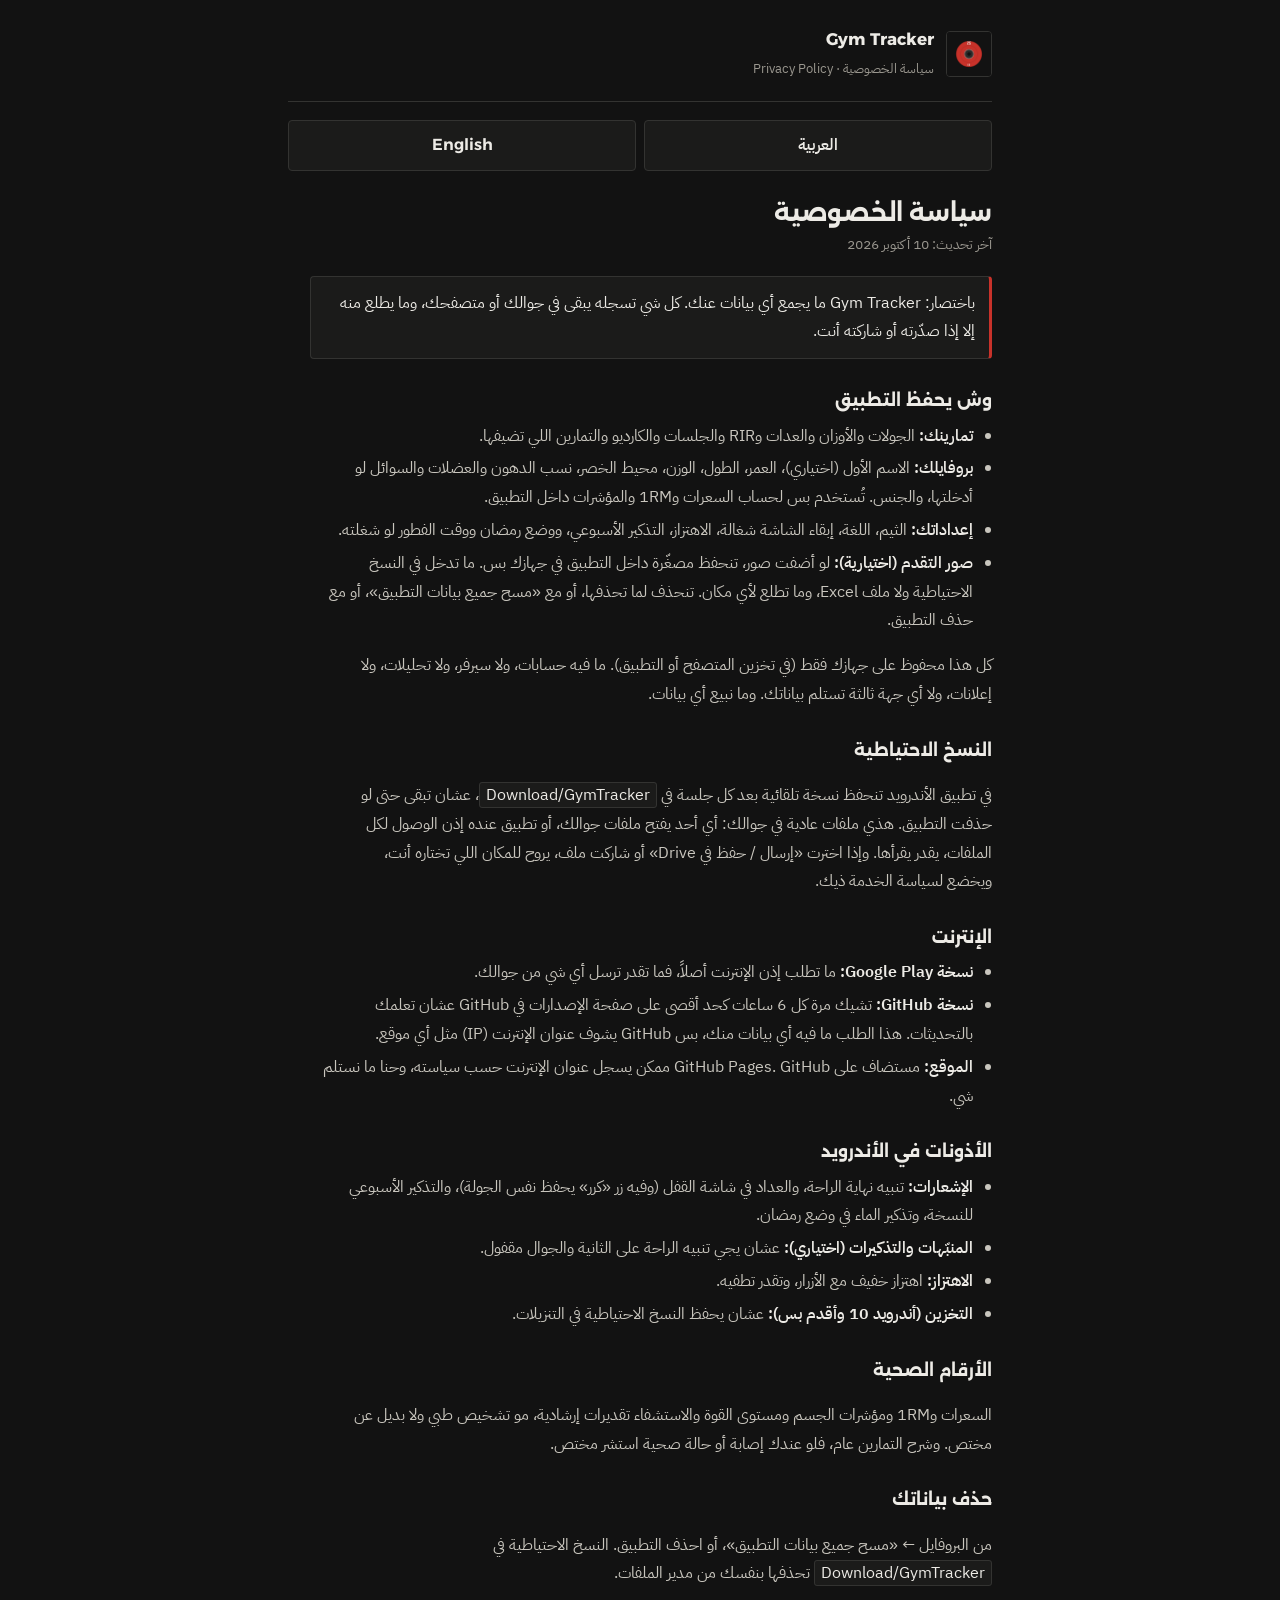
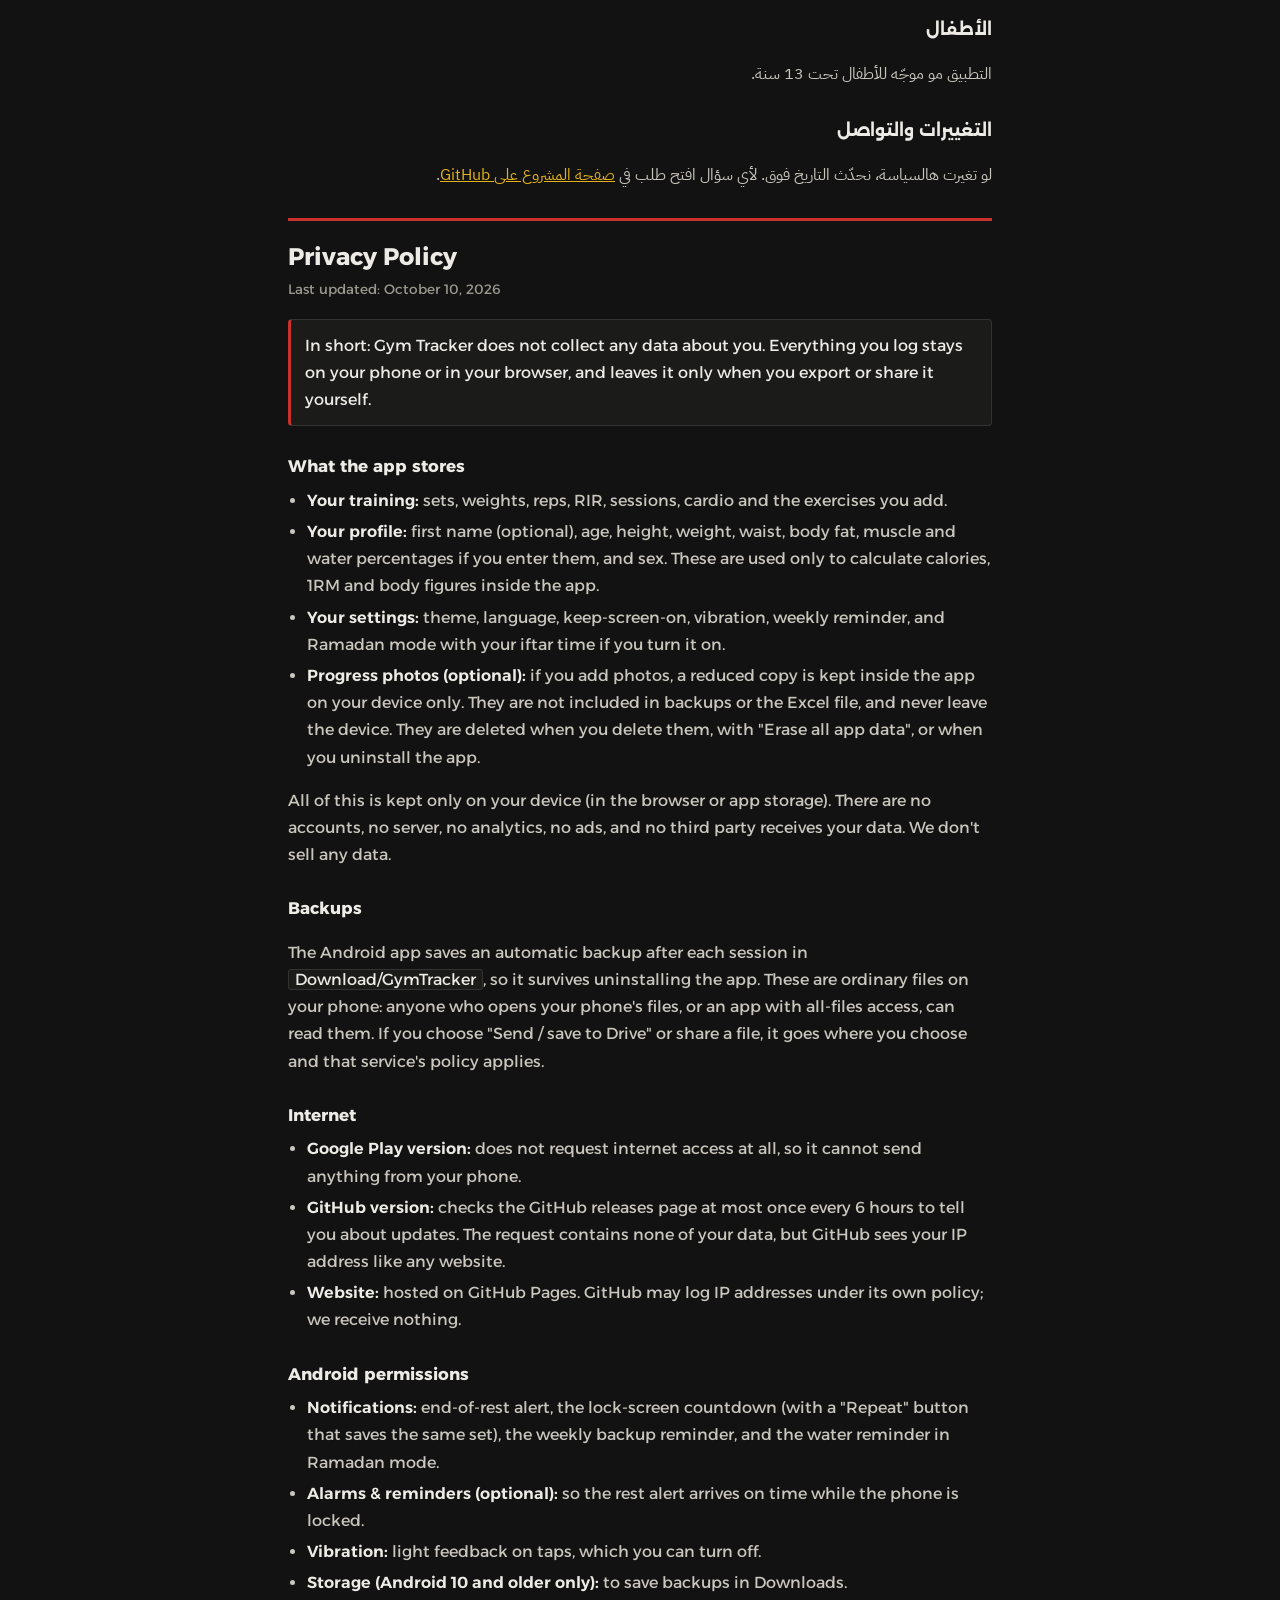
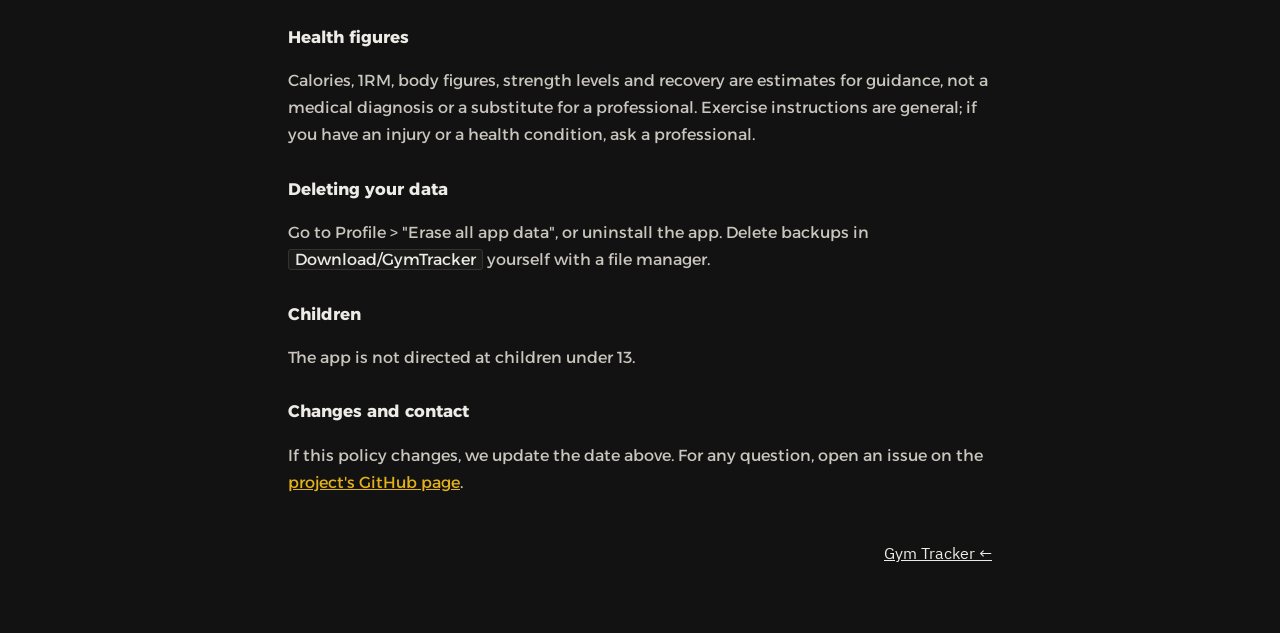
<file: privacy.html>
<!DOCTYPE html>
<html lang="ar" dir="rtl">
<head>
<meta charset="UTF-8">
<meta http-equiv="Content-Security-Policy" content="default-src 'self'; script-src 'none'; style-src 'self' 'unsafe-inline'; img-src 'self'; font-src 'self'; object-src 'none'; base-uri 'none'; form-action 'none'">
<meta name="viewport" content="width=device-width, initial-scale=1.0, viewport-fit=cover">
<meta name="theme-color" content="#121212">
<title>Gym Tracker — سياسة الخصوصية · Privacy Policy</title>
<link rel="icon" href="./assets/icon-192.png">
<style>
@font-face{font-family:'Alexandria';src:url('./assets/fonts/alexandria.woff') format('woff');font-weight:100 900;font-display:swap}
@font-face{font-family:'IBM Plex Sans Arabic';src:url('./assets/fonts/plexarabic-Regular.woff') format('woff');font-weight:400;font-display:swap}
@font-face{font-family:'IBM Plex Sans Arabic';src:url('./assets/fonts/plexarabic-SemiBold.woff') format('woff');font-weight:500 600;font-display:swap}
/* Same look as the app's Plates theme: black ground, plate red, plain readable text. */
:root{--bg:#121212;--panel:#1B1B1A;--line:#333331;--ink:#EDEBE6;--body:#C9C6BE;--mute:#9A978F;--red:#C8322A;--yellow:#E3B21B;
  --display:'Alexandria',Tahoma,Arial,sans-serif;--text:'IBM Plex Sans Arabic','Alexandria',Tahoma,Arial,sans-serif;color-scheme:dark}
html{background:var(--bg)}
body{margin:0;background:var(--bg);color:var(--body);font-family:var(--text);font-size:16px;line-height:1.8}
.wrap{max-width:44rem;margin:0 auto;padding-inline:16px;padding-block:24px 64px}
.top{display:flex;align-items:center;gap:12px;padding-bottom:18px;border-bottom:1px solid var(--line)}
.top img{width:44px;height:44px;border-radius:4px;border:1px solid var(--line)}
.top b{display:block;font-family:var(--display);color:var(--ink);font-size:1.05rem}
.top small{color:var(--mute);font-size:.8rem}
.switch{display:flex;gap:8px;margin:18px 0 6px}
.switch a{flex:1;text-align:center;padding:10px 12px;min-height:44px;box-sizing:border-box;border:1px solid var(--line);border-radius:4px;background:var(--panel);color:var(--ink);text-decoration:none;font-weight:600}
.switch a:focus-visible,a:focus-visible{outline:2px solid var(--yellow);outline-offset:2px}
section{padding-top:20px}
section + section{margin-top:28px;border-top:3px solid var(--red)}
h1{font-family:var(--display);color:var(--ink);font-size:1.5rem;line-height:1.35;margin:0 0 4px;text-wrap:balance}
.date{color:var(--mute);font-size:.85rem;margin:0 0 18px}
.sum{background:var(--panel);border:1px solid var(--line);border-inline-start:3px solid var(--red);padding:12px 14px;border-radius:4px;color:var(--ink);margin:0 0 8px}
h2{font-family:var(--display);color:var(--ink);font-size:1.05rem;margin:26px 0 6px}
p,li{max-width:65ch}
ul{padding-inline-start:1.2rem;margin:6px 0}
li{margin:4px 0}
li b{color:var(--ink);font-weight:600}
code{font-family:inherit;color:var(--ink);background:var(--panel);border:1px solid var(--line);padding:0 6px;border-radius:3px;direction:ltr;unicode-bidi:isolate}
a{color:var(--yellow)}
.back{display:inline-block;margin-top:28px;color:var(--ink)}
[lang="en"]{font-family:'Alexandria',Arial,sans-serif;line-height:1.7}
</style>
</head>
<body>
<div class="wrap">
  <div class="top">
    <img src="./assets/icon-192.png" alt="">
    <div><b>Gym Tracker</b><small>سياسة الخصوصية · Privacy Policy</small></div>
  </div>
  <nav class="switch" aria-label="اللغة · Language">
    <a href="#ar" lang="ar">العربية</a>
    <a href="#en" lang="en" dir="ltr">English</a>
  </nav>

  <section id="ar" lang="ar" dir="rtl">
    <h1>سياسة الخصوصية</h1>
    <p class="date">آخر تحديث: 10 أكتوبر 2026</p>
    <p class="sum">باختصار: Gym Tracker ما يجمع أي بيانات عنك. كل شي تسجله يبقى في جوالك أو متصفحك، وما يطلع منه إلا إذا صدّرته أو شاركته أنت.</p>

    <h2>وش يحفظ التطبيق</h2>
    <ul>
      <li><b>تمارينك:</b> الجولات والأوزان والعدات وRIR والجلسات والكارديو والتمارين اللي تضيفها.</li>
      <li><b>بروفايلك:</b> الاسم الأول (اختياري)، العمر، الطول، الوزن، محيط الخصر، نسب الدهون والعضلات والسوائل لو أدخلتها، والجنس. تُستخدم بس لحساب السعرات و1RM والمؤشرات داخل التطبيق.</li>
      <li><b>إعداداتك:</b> الثيم، اللغة، إبقاء الشاشة شغالة، الاهتزاز، التذكير الأسبوعي، ووضع رمضان ووقت الفطور لو شغلته.</li>
      <li><b>صور التقدم (اختيارية):</b> لو أضفت صور، تنحفظ مصغّرة داخل التطبيق في جهازك بس. ما تدخل في النسخ الاحتياطية ولا ملف Excel، وما تطلع لأي مكان. تنحذف لما تحذفها، أو مع «مسح جميع بيانات التطبيق»، أو مع حذف التطبيق.</li>
    </ul>
    <p>كل هذا محفوظ على جهازك فقط (في تخزين المتصفح أو التطبيق). ما فيه حسابات، ولا سيرفر، ولا تحليلات، ولا إعلانات، ولا أي جهة ثالثة تستلم بياناتك. وما نبيع أي بيانات.</p>

    <h2>النسخ الاحتياطية</h2>
    <p>في تطبيق الأندرويد تنحفظ نسخة تلقائية بعد كل جلسة في <code>Download/GymTracker</code>، عشان تبقى حتى لو حذفت التطبيق. هذي ملفات عادية في جوالك: أي أحد يفتح ملفات جوالك، أو تطبيق عنده إذن الوصول لكل الملفات، يقدر يقرأها. وإذا اخترت «إرسال / حفظ في Drive» أو شاركت ملف، يروح للمكان اللي تختاره أنت، ويخضع لسياسة الخدمة ذيك.</p>

    <h2>الإنترنت</h2>
    <ul>
      <li><b>نسخة Google Play:</b> ما تطلب إذن الإنترنت أصلاً، فما تقدر ترسل أي شي من جوالك.</li>
      <li><b>نسخة GitHub:</b> تشيك مرة كل 6 ساعات كحد أقصى على صفحة الإصدارات في GitHub عشان تعلمك بالتحديثات. هذا الطلب ما فيه أي بيانات منك، بس GitHub يشوف عنوان الإنترنت (IP) مثل أي موقع.</li>
      <li><b>الموقع:</b> مستضاف على GitHub Pages. GitHub ممكن يسجل عنوان الإنترنت حسب سياسته، وحنا ما نستلم شي.</li>
    </ul>

    <h2>الأذونات في الأندرويد</h2>
    <ul>
      <li><b>الإشعارات:</b> تنبيه نهاية الراحة، والعداد في شاشة القفل (وفيه زر «كرر» يحفظ نفس الجولة)، والتذكير الأسبوعي للنسخة، وتذكير الماء في وضع رمضان.</li>
      <li><b>المنبّهات والتذكيرات (اختياري):</b> عشان يجي تنبيه الراحة على الثانية والجوال مقفول.</li>
      <li><b>الاهتزاز:</b> اهتزاز خفيف مع الأزرار، وتقدر تطفيه.</li>
      <li><b>التخزين (أندرويد 10 وأقدم بس):</b> عشان يحفظ النسخ الاحتياطية في التنزيلات.</li>
    </ul>

    <h2>الأرقام الصحية</h2>
    <p>السعرات و1RM ومؤشرات الجسم ومستوى القوة والاستشفاء تقديرات إرشادية، مو تشخيص طبي ولا بديل عن مختص. وشرح التمارين عام، فلو عندك إصابة أو حالة صحية استشر مختص.</p>

    <h2>حذف بياناتك</h2>
    <p>من البروفايل ← «مسح جميع بيانات التطبيق»، أو احذف التطبيق. النسخ الاحتياطية في <code>Download/GymTracker</code> تحذفها بنفسك من مدير الملفات.</p>

    <h2>الأطفال</h2>
    <p>التطبيق مو موجّه للأطفال تحت 13 سنة.</p>

    <h2>التغييرات والتواصل</h2>
    <p>لو تغيرت هالسياسة، نحدّث التاريخ فوق. لأي سؤال افتح طلب في <a href="https://github.com/mxteb/gym-tracker/issues">صفحة المشروع على GitHub</a>.</p>
  </section>

  <section id="en" lang="en" dir="ltr">
    <h1>Privacy Policy</h1>
    <p class="date">Last updated: October 10, 2026</p>
    <p class="sum">In short: Gym Tracker does not collect any data about you. Everything you log stays on your phone or in your browser, and leaves it only when you export or share it yourself.</p>

    <h2>What the app stores</h2>
    <ul>
      <li><b>Your training:</b> sets, weights, reps, RIR, sessions, cardio and the exercises you add.</li>
      <li><b>Your profile:</b> first name (optional), age, height, weight, waist, body fat, muscle and water percentages if you enter them, and sex. These are used only to calculate calories, 1RM and body figures inside the app.</li>
      <li><b>Your settings:</b> theme, language, keep-screen-on, vibration, weekly reminder, and Ramadan mode with your iftar time if you turn it on.</li>
      <li><b>Progress photos (optional):</b> if you add photos, a reduced copy is kept inside the app on your device only. They are not included in backups or the Excel file, and never leave the device. They are deleted when you delete them, with "Erase all app data", or when you uninstall the app.</li>
    </ul>
    <p>All of this is kept only on your device (in the browser or app storage). There are no accounts, no server, no analytics, no ads, and no third party receives your data. We don't sell any data.</p>

    <h2>Backups</h2>
    <p>The Android app saves an automatic backup after each session in <code>Download/GymTracker</code>, so it survives uninstalling the app. These are ordinary files on your phone: anyone who opens your phone's files, or an app with all-files access, can read them. If you choose "Send / save to Drive" or share a file, it goes where you choose and that service's policy applies.</p>

    <h2>Internet</h2>
    <ul>
      <li><b>Google Play version:</b> does not request internet access at all, so it cannot send anything from your phone.</li>
      <li><b>GitHub version:</b> checks the GitHub releases page at most once every 6 hours to tell you about updates. The request contains none of your data, but GitHub sees your IP address like any website.</li>
      <li><b>Website:</b> hosted on GitHub Pages. GitHub may log IP addresses under its own policy; we receive nothing.</li>
    </ul>

    <h2>Android permissions</h2>
    <ul>
      <li><b>Notifications:</b> end-of-rest alert, the lock-screen countdown (with a "Repeat" button that saves the same set), the weekly backup reminder, and the water reminder in Ramadan mode.</li>
      <li><b>Alarms &amp; reminders (optional):</b> so the rest alert arrives on time while the phone is locked.</li>
      <li><b>Vibration:</b> light feedback on taps, which you can turn off.</li>
      <li><b>Storage (Android 10 and older only):</b> to save backups in Downloads.</li>
    </ul>

    <h2>Health figures</h2>
    <p>Calories, 1RM, body figures, strength levels and recovery are estimates for guidance, not a medical diagnosis or a substitute for a professional. Exercise instructions are general; if you have an injury or a health condition, ask a professional.</p>

    <h2>Deleting your data</h2>
    <p>Go to Profile > "Erase all app data", or uninstall the app. Delete backups in <code>Download/GymTracker</code> yourself with a file manager.</p>

    <h2>Children</h2>
    <p>The app is not directed at children under 13.</p>

    <h2>Changes and contact</h2>
    <p>If this policy changes, we update the date above. For any question, open an issue on the <a href="https://github.com/mxteb/gym-tracker/issues">project's GitHub page</a>.</p>
  </section>

  <a class="back" href="./index.html">← Gym Tracker</a>
</div>
</body>
</html>
</file>
<file: styles.css>
*,::before,::after{box-sizing:border-box;border-width:0;border-style:solid;border-color:#334155}body{margin:0;font-family:Tahoma,Arial,sans-serif}button,input,select{font:inherit;color:inherit}button{background:transparent;cursor:pointer}input,select{max-width:100%}button:focus-visible,input:focus-visible,select:focus-visible{outline:2px solid #22d3ee;outline-offset:3px}h1,h2,h3,p{margin:0}svg{display:block}input[type=number]{appearance:textfield}button:disabled{cursor:not-allowed}
.-translate-x-1\/2{transform:translateX(-50%)}
.absolute{position:absolute}
.antialiased{-webkit-font-smoothing:antialiased}
.bg-amber-600{background-color:#d97706}
.bg-amber-950{background-color:#451a03}
.bg-amber-950\/40{background-color:rgba(69,26,3,0.4)}
.bg-blue-950{background-color:#172554}
.bg-clip-text{background-clip:text;-webkit-background-clip:text}
.bg-cyan-500{background-color:#06b6d4}
.bg-cyan-600{background-color:#0891b2}
.bg-cyan-950{background-color:#083344}
.bg-cyan-950\/80{background-color:rgba(8,51,68,0.8)}
.bg-emerald-500{background-color:#10b981}
.bg-emerald-600{background-color:#059669}
.bg-emerald-950{background-color:#022c22}
.bg-emerald-950\/60{background-color:rgba(2,44,34,0.6)}
.bg-gradient-to-r{background-image:linear-gradient(to right,var(--gradient-from,#0891b2),var(--gradient-to,#2563eb))}
.bg-gradient-to-tr{background-image:linear-gradient(to top right,var(--gradient-from,#0891b2),var(--gradient-to,#2563eb))}
.bg-purple-950{background-color:#3b0764}
.bg-red-600{background-color:#dc2626}
.bg-red-950\/50{background-color:rgba(69,10,10,0.5)}
.bg-red-950\/80{background-color:rgba(69,10,10,0.8)}
.bg-rose-950{background-color:#4c0519}
.bg-sky-950{background-color:#082f49}
.bg-slate-800{background-color:#1e293b}
.bg-slate-800\/80{background-color:rgba(30,41,59,0.8)}
.bg-slate-900{background-color:#0f172a}
.bg-slate-900\/60{background-color:rgba(15,23,42,0.6)}
.bg-slate-900\/70{background-color:rgba(15,23,42,0.7)}
.bg-slate-900\/80{background-color:rgba(15,23,42,0.8)}
.bg-slate-900\/90{background-color:rgba(15,23,42,0.9)}
.bg-teal-950{background-color:#042f2e}
.block{display:block}
.border{border-width:1px}
.border-amber-500\/60{border-color:rgba(245,158,11,0.6)}
.border-amber-800{border-color:#92400e}
.border-amber-800\/50{border-color:rgba(146,64,14,0.5)}
.border-b{border-bottom-width:1px}
.border-blue-800{border-color:#1e40af}
.border-cyan-400{border-color:#22d3ee}
.border-cyan-500\/30{border-color:rgba(6,182,212,0.3)}
.border-cyan-500\/40{border-color:rgba(6,182,212,0.4)}
.border-cyan-500\/60{border-color:rgba(6,182,212,0.6)}
.border-cyan-700{border-color:#0e7490}
.border-cyan-700\/60{border-color:rgba(14,116,144,0.6)}
.border-cyan-800{border-color:#155e75}
.border-emerald-500\/30{border-color:rgba(16,185,129,0.3)}
.border-emerald-800{border-color:#065f46}
.border-emerald-800\/60{border-color:rgba(6,95,70,0.6)}
.border-purple-800{border-color:#6b21a8}
.border-red-800{border-color:#991b1b}
.border-red-800\/60{border-color:rgba(153,27,27,0.6)}
.border-rose-800{border-color:#9f1239}
.border-sky-800{border-color:#075985}
.border-slate-700{border-color:#334155}
.border-slate-700\/60{border-color:rgba(51,65,85,0.6)}
.border-slate-800{border-color:#1e293b}
.border-t{border-top-width:1px}
.border-teal-800{border-color:#115e59}
.bottom-20{bottom:5.0rem}
.col-span-2{grid-column:span 2 / span 2}
.col-span-3{grid-column:span 3 / span 3}
.cursor-not-allowed{cursor:not-allowed}
.cursor-pointer{cursor:pointer}
.fixed{position:fixed}
.flex{display:flex}
.flex-col{flex-direction:column}
.font-black{font-weight:900}
.font-bold{font-weight:700}
.font-extrabold{font-weight:800}
.font-medium{font-weight:500}
.font-semibold{font-weight:600}
.from-cyan-400{--gradient-from:#22d3ee}
.from-cyan-500{--gradient-from:#06b6d4}
.from-emerald-500{--gradient-from:#10b981}
.gap-1{gap:0.25rem}
.gap-1\.5{gap:0.375rem}
.gap-2{gap:0.5rem}
.gap-3{gap:0.75rem}
.grid{display:grid}
.grid-cols-1{grid-template-columns:repeat(1,minmax(0,1fr))}
.grid-cols-2{grid-template-columns:repeat(2,minmax(0,1fr))}
.grid-cols-3{grid-template-columns:repeat(3,minmax(0,1fr))}
.grid-cols-4{grid-template-columns:repeat(4,minmax(0,1fr))}
.h-10{height:2.5rem}
.h-11{height:2.75rem}
.h-64{height:16.0rem}
.h-8{height:2.0rem}
.h-9{height:2.25rem}
.h-full{height:100%}
.hidden{display:none}
.hover\:bg-amber-700:hover{background-color:#b45309}
.hover\:bg-amber-900\/60:hover{background-color:rgba(120,53,15,0.6)}
.hover\:bg-cyan-900:hover{background-color:#164e63}
.hover\:bg-cyan-950:hover{background-color:#083344}
.hover\:bg-emerald-700:hover{background-color:#047857}
.hover\:bg-emerald-900\/70:hover{background-color:rgba(6,78,59,0.7)}
.hover\:bg-red-700:hover{background-color:#b91c1c}
.hover\:bg-red-900\/80:hover{background-color:rgba(127,29,29,0.8)}
.hover\:bg-slate-700:hover{background-color:#334155}
.hover\:border-cyan-500:hover{border-color:#06b6d4}
.hover\:border-slate-700:hover{border-color:#334155}
.hover\:from-cyan-600:hover{--gradient-from:#0891b2}
.hover\:from-emerald-600:hover{--gradient-from:#059669}
.hover\:text-cyan-300:hover{color:#67e8f9}
.hover\:text-cyan-400:hover{color:#22d3ee}
.hover\:text-red-400:hover{color:#f87171}
.hover\:text-slate-200:hover{color:#e2e8f0}
.hover\:to-blue-700:hover{--gradient-to:#1d4ed8}
.hover\:to-teal-700:hover{--gradient-to:#0f766e}
.inline-block{display:inline-block}
.inset-0{top:0;right:0;bottom:0;left:0;inset:0}
.items-center{align-items:center}
.justify-between{justify-content:space-between}
.justify-center{justify-content:center}
.justify-end{justify-content:flex-end}
.leading-relaxed{line-height:1.625}
.leading-tight{line-height:1.25}
.left-0{left:0.0rem}
.left-1\/2{left:50%}
.max-w-sm{max-width:24rem}
.max-w-xl{max-width:36rem}
.max-w-xs{max-width:20rem}
.mb-1{margin-bottom:0.25rem}
.mb-4{margin-bottom:1.0rem}
.ml-2{margin-left:0.5rem}
.mt-0\.5{margin-top:0.125rem}
.mt-1{margin-top:0.25rem}
.mt-1\.5{margin-top:0.375rem}
.mt-2{margin-top:0.5rem}
.mx-auto{margin-left:auto;margin-right:auto}
.opacity-50{opacity:0.5}
.overflow-hidden{overflow:hidden}
.overflow-x-auto{overflow-x:auto}
.overflow-y-auto{overflow-y:auto}
.p-1{padding:0.25rem}
.p-1\.5{padding:0.375rem}
.p-2{padding:0.5rem}
.p-2\.5{padding:0.625rem}
.p-3{padding:0.75rem}
.p-3\.5{padding:0.875rem}
.p-4{padding:1.0rem}
.p-5{padding:1.25rem}
.pb-1{padding-bottom:0.25rem}
.pb-2{padding-bottom:0.5rem}
.pl-3{padding-left:0.75rem}
.pointer-events-auto{pointer-events:auto}
.pointer-events-none{pointer-events:none}
.pr-1{padding-right:0.25rem}
.pr-8{padding-right:2.0rem}
.pt-0\.5{padding-top:0.125rem}
.pt-1{padding-top:0.25rem}
.pt-2{padding-top:0.5rem}
.px-1{padding-left:0.25rem;padding-right:0.25rem}
.px-2{padding-left:0.5rem;padding-right:0.5rem}
.px-2\.5{padding-left:0.625rem;padding-right:0.625rem}
.px-3{padding-left:0.75rem;padding-right:0.75rem}
.px-3\.5{padding-left:0.875rem;padding-right:0.875rem}
.px-4{padding-left:1.0rem;padding-right:1.0rem}
.py-0\.5{padding-top:0.125rem;padding-bottom:0.125rem}
.py-1{padding-top:0.25rem;padding-bottom:0.25rem}
.py-1\.5{padding-top:0.375rem;padding-bottom:0.375rem}
.py-2{padding-top:0.5rem;padding-bottom:0.5rem}
.py-2\.5{padding-top:0.625rem;padding-bottom:0.625rem}
.py-3{padding-top:0.75rem;padding-bottom:0.75rem}
.py-3\.5{padding-top:0.875rem;padding-bottom:0.875rem}
.py-6{padding-top:1.5rem;padding-bottom:1.5rem}
.py-8{padding-top:2.0rem;padding-bottom:2.0rem}
.relative{position:relative}
.right-0{right:0.0rem}
.right-3{right:0.75rem}
.rounded-2xl{border-radius:1rem}
.rounded-full{border-radius:9999px}
.rounded-lg{border-radius:.5rem}
.rounded-xl{border-radius:.75rem}
.shadow-2xl{box-shadow:0 25px 50px #0005}
.shadow-lg{box-shadow:0 10px 15px #0003}
.shadow-md{box-shadow:0 4px 6px #0003}
@media(min-width:640px){.sm\:grid-cols-3{grid-template-columns:repeat(3,minmax(0,1fr))}}
@media(min-width:640px){.sm\:grid-cols-6{grid-template-columns:repeat(6,minmax(0,1fr))}}
@media(min-width:640px){.sm\:items-center{align-items:center}}
@media(min-width:640px){.sm\:text-lg{font-size:1.125rem;line-height:1.5}}
@media(min-width:640px){.sm\:w-auto{width:auto}}
.space-x-3 > :not([hidden]) ~ :not([hidden]){margin-inline-start:0.75rem}
.space-y-1 > :not([hidden]) ~ :not([hidden]){margin-top:0.25rem}
.space-y-1\.5 > :not([hidden]) ~ :not([hidden]){margin-top:0.375rem}
.space-y-2 > :not([hidden]) ~ :not([hidden]){margin-top:0.5rem}
.space-y-2\.5 > :not([hidden]) ~ :not([hidden]){margin-top:0.625rem}
.space-y-3 > :not([hidden]) ~ :not([hidden]){margin-top:0.75rem}
.space-y-4 > :not([hidden]) ~ :not([hidden]){margin-top:1.0rem}
.space-y-5 > :not([hidden]) ~ :not([hidden]){margin-top:1.25rem}
.space-y-6 > :not([hidden]) ~ :not([hidden]){margin-top:1.5rem}
.sticky{position:sticky}
.text-2xl{font-size:1.5rem;line-height:1.3}
.text-\[10px\]{font-size:10px}
.text-\[11px\]{font-size:11px}
.text-\[9px\]{font-size:9px}
.text-amber-300{color:#fcd34d}
.text-amber-400{color:#fbbf24}
.text-base{font-size:1rem;line-height:1.5}
.text-blue-300{color:#93c5fd}
.text-blue-400{color:#60a5fa}
.text-center{text-align:center}
.text-cyan-200{color:#a5f3fc}
.text-cyan-300{color:#67e8f9}
.text-cyan-400{color:#22d3ee}
.text-emerald-300{color:#6ee7b7}
.text-emerald-400{color:#34d399}
.text-indigo-400{color:#818cf8}
.text-left{text-align:left}
.text-lg{font-size:1.125rem;line-height:1.5}
.text-pink-300{color:#f9a8d4}
.text-purple-300{color:#d8b4fe}
.text-red-300{color:#fca5a5}
.text-red-400{color:#f87171}
.text-right{text-align:right}
.text-rose-300{color:#fda4af}
.text-sky-300{color:#7dd3fc}
.text-slate-100{color:#f1f5f9}
.text-slate-200{color:#e2e8f0}
.text-slate-300{color:#cbd5e1}
.text-slate-400{color:#94a3b8}
.text-slate-500{color:#64748b}
.text-sm{font-size:.875rem;line-height:1.5}
.text-teal-300{color:#5eead4}
.text-teal-400{color:#2dd4bf}
.text-transparent{color:transparent}
.text-white{color:#fff}
.text-xl{font-size:1.25rem;line-height:1.4}
.text-xs{font-size:.75rem;line-height:1.5}
.to-blue-400{--gradient-to:#60a5fa}
.to-blue-600{--gradient-to:#2563eb}
.to-teal-600{--gradient-to:#0d9488}
.top-0{top:0.0rem}
.top-16{top:4.0rem}
.top-3{top:0.75rem}
.top-4{top:1.0rem}
.transition{transition:all .15s}
.transition-all{transition:all .2s}
.underline{text-decoration:underline}
.w-10{width:2.5rem}
.w-11{width:2.75rem}
.w-12{width:3.0rem}
.w-20{width:5.0rem}
.w-24{width:6.0rem}
.w-8{width:2.0rem}
.w-9{width:2.25rem}
.w-full{width:100%}
.whitespace-nowrap{white-space:nowrap}
.z-30{z-index:30}
.z-40{z-index:40}
.z-50{z-index:50}
.fa-solid{display:inline-block;font-style:normal;line-height:1;font-family:Arial,sans-serif}
.fa-bolt::before{content:"ϟ"}
.fa-bullseye::before{content:"◎"}
.fa-chart-line::before{content:"↗"}
.fa-chart-pie::before{content:"◔"}
.fa-child-reaching::before{content:"🧍"}
.fa-circle-xmark::before{content:"✕"}
.fa-clipboard-list::before{content:"▤"}
.fa-copy::before{content:"▣"}
.fa-download::before{content:"↓"}
.fa-dumbbell::before{content:"🏋"}
.fa-fire::before{content:"🔥"}
.fa-floppy-disk::before{content:"✓"}
.fa-layer-group::before{content:"▱"}
.fa-magnifying-glass::before{content:"⌕"}
.fa-pen::before{content:"✎"}
.fa-plus::before{content:"+"}
.fa-plus-circle::before{content:"⊕"}
.fa-shield-halved::before{content:"⬡"}
.fa-square-plus::before{content:"⊞"}
.fa-timeline::before{content:"↗"}
.fa-trash-arrow-up::before{content:"↶"}
.fa-trash-can::before{content:"⌫"}
.fa-triangle-exclamation::before{content:"⚠"}
.fa-upload::before{content:"↑"}
.fa-user-circle::before{content:"●"}
.fa-user-gear::before{content:"⚙"}
.fa-weight-hanging::before{content:"▰"}
.fa-weight-scale::before{content:"⚖"}

        * { box-sizing: border-box;  -webkit-tap-highlight-color: transparent; }
        body { font-family: Tahoma, Arial, sans-serif; background: radial-gradient(circle at 50% 0%, #1e293b 0%, #0f172a 50%, #070b19 100%); background-attachment: fixed; color: #f8fafc; min-height: 100vh; overflow-x: hidden; padding-bottom: calc(120px + env(safe-area-inset-bottom)); }
        .glass { background: rgba(15, 23, 42, 0.65); backdrop-filter: blur(16px); -webkit-backdrop-filter: blur(16px); border: 1px solid rgba(255, 255, 255, 0.08); box-shadow: 0 8px 32px 0 rgba(0, 0, 0, 0.37); }
        .glass-card { background: rgba(30, 41, 59, 0.55); backdrop-filter: blur(12px); -webkit-backdrop-filter: blur(12px); border: 1px solid rgba(255, 255, 255, 0.07); border-radius: 1.25rem; }
        .glass-input { background: rgba(15, 23, 42, 0.8); border: 1px solid rgba(255, 255, 255, 0.12); color: #ffffff; backdrop-filter: blur(8px); transition: all 0.3s ease; }
        .glass-input:focus { border-color: #00f2fe; box-shadow: 0 0 12px rgba(0, 242, 254, 0.3); outline: none; }
        .stepper-btn { background: rgba(30, 41, 59, 0.9); border: 1px solid rgba(255, 255, 255, 0.15); transition: all 0.15s ease-in-out; touch-action: manipulation; }
        .stepper-btn:active { transform: scale(0.92); background: rgba(0, 242, 254, 0.25); border-color: #00f2fe; }
        .set-type-btn, .rir-btn { background: rgba(15, 23, 42, 0.8); border: 1px solid rgba(255, 255, 255, 0.1); transition: all 0.2s ease; }
        .set-type-btn.active, .rir-btn.active { background: rgba(0, 242, 254, 0.15); border-color: #00f2fe; color: #00f2fe; box-shadow: 0 0 10px rgba(0, 242, 254, 0.2); }
        .neon-glow-cyan { box-shadow: 0 0 15px rgba(0, 242, 254, 0.4); }
        .neon-glow-green { box-shadow: 0 0 15px rgba(16, 185, 129, 0.4); }
        .floating-dock { position: fixed; bottom: 1rem; left: 50%; transform: translateX(-50%); width: calc(100% - 1.5rem); max-width: 500px; z-index: 50; background: rgba(15, 23, 42, 0.88); backdrop-filter: blur(20px); -webkit-backdrop-filter: blur(20px); border: 1px solid rgba(255, 255, 255, 0.12); border-radius: 2rem; box-shadow: 0 10px 30px rgba(0, 0, 0, 0.5), 0 0 20px rgba(0, 242, 254, 0.15); }
        .dock-item { transition: all 0.3s cubic-bezier(0.4, 0, 0.2, 1); color: #94a3b8; }
        .dock-item.active { color: #00f2fe; transform: translateY(-4px); text-shadow: 0 0 10px rgba(0, 242, 254, 0.6); }
        ::-webkit-scrollbar { width: 6px; height: 6px; }
        ::-webkit-scrollbar-track { background: rgba(15, 23, 42, 0.5); }
        ::-webkit-scrollbar-thumb { background: rgba(56, 189, 248, 0.3); border-radius: 3px; }
        .modal-overlay { background: rgba(7, 11, 25, 0.85); backdrop-filter: blur(12px); }
        @keyframes fadeIn { from { opacity: 0; transform: translateY(8px); } to { opacity: 1; transform: translateY(0); } }
        .animate-fade-in { animation: fadeIn 0.35s cubic-bezier(0.16, 1, 0.3, 1) forwards; }
        .session-active { border-color: rgba(16, 185, 129, 0.65); box-shadow: 0 0 22px rgba(16, 185, 129, 0.16); }
        .field-hint { color: #94a3b8; font-size: 10px; line-height: 1.5; }
        button:disabled { opacity: 0.45; cursor: not-allowed; }
    
input,textarea{user-select:text}.floating-dock{bottom:calc(1rem + env(safe-area-inset-bottom))}.field-hint{font-size:12px}.text-\[9px\],.text-\[10px\]{font-size:11px}.modal-overlay:not(.hidden){display:flex}#progressChart{min-height:260px}#toast-container{z-index:100}input[type=date]{color-scheme:dark}@media(prefers-reduced-motion:reduce){*{animation:none!important;transition:none!important}}.items-start{align-items:flex-start}.justify-around{justify-content:space-around}.self-start{align-self:flex-start}.max-h-40{max-height:10rem}.max-h-60{max-height:15rem}.max-h-64{max-height:16rem}.border-r-4{border-right-width:4px}.border-r-blue-500{border-right-color:#3b82f6}.border-r-cyan-400{border-right-color:#22d3ee}.scrollbar-none{scrollbar-width:none}.scrollbar-none::-webkit-scrollbar{display:none}.duration-300{transition-duration:300ms}@media(min-width:640px){.sm\:flex-row{flex-direction:row}.sm\:self-auto{align-self:auto}}header{flex-wrap:wrap;gap:.5rem}#workout-session-card select{font-size:14px}.floating-dock button{min-height:44px}button[data-action]{min-width:36px;min-height:36px}

/* v10.3: readable controls, compact filters and complete log editing. */
.text-xs,.text-sm{font-size:.875rem;line-height:1.6}
.text-\[9px\],.text-\[10px\],.text-\[11px\],.field-hint{font-size:.75rem;line-height:1.6}
input,select{font-size:1rem!important;min-height:44px}
button{min-height:44px}
label{font-size:.875rem!important}
.filter-panel{padding:.85rem 1rem}
summary{cursor:pointer;font-size:.875rem;font-weight:700;color:#a5f3fc;line-height:1.6}
summary:focus-visible,button:focus-visible,select:focus-visible{outline:2px solid #67e8f9;outline-offset:3px}
#filter-summary{display:block;color:#cbd5e1;font-weight:400}
.filter-content{padding-top:1rem}
#last-performance-container{flex-wrap:wrap;gap:.75rem}
#previous-set-picker:not(.hidden){display:block}
.log-metadata{font-size:.75rem;color:#cbd5e1;line-height:1.7;margin-top:.3rem}
#today-logs-container>div{flex-wrap:wrap;gap:.65rem}
#today-logs-container>div>div:first-child{min-width:0;flex:1 1 14rem;overflow-wrap:anywhere}
.edit-dialog{width:100%;max-width:32rem;max-height:85dvh;max-height:min(85vh,900px);overflow-y:auto;overscroll-behavior:contain}
.edit-field{display:flex;flex-direction:column;gap:.4rem}
.edit-field.hidden{display:none}
.edit-field label{color:#cbd5e1}
.edit-actions{position:sticky;bottom:0;background:#111c2e;padding:.75rem 0;z-index:1}
.input-error{color:#fda4af;font-size:.875rem;line-height:1.6;flex-basis:100%;order:99}
.has-input-error{flex-wrap:wrap}
[aria-invalid=true]{outline:2px solid #fb7185;outline-offset:1px}
.app-help{padding:1rem;margin-top:1.5rem;color:#cbd5e1;font-size:.875rem;line-height:1.7}
.app-help p{margin-top:.6rem}
#rest-timer-widget{max-width:calc(100vw - 2rem)}
#timer-preset-desc{max-width:14rem;white-space:nowrap;overflow:hidden;text-overflow:ellipsis}
@media(max-width:380px){main{padding-left:.65rem!important;padding-right:.65rem!important}.stepper-btn{width:2.4rem!important}#form-weights .glass-input.w-20{width:4rem}#workout-session-card>.grid{grid-template-columns:1fr}#set-type-container{grid-template-columns:repeat(2,minmax(0,1fr))}}
</file>
<file: theme.css>
/* Gym Tracker v10.6 — الشكل الجديد: "أقراص + ساعة".
 * هذا الملف شكل فقط: يغيّر الألوان والخطوط والمقاسات فوق styles.css، وما يغيّر أي سلوك.
 * الألوان: أرضية سوداء، ألوان الأقراص الرسمية (أحمر 25 · أزرق 20 · أصفر 15 · أخضر 10 · أبيض 5)، وأرقام ساعة LED.
 */
@font-face{font-family:'Alexandria';src:url('./assets/fonts/alexandria.woff') format('woff');font-weight:100 900;font-display:swap}
@font-face{font-family:'Big Shoulders Stencil';src:url('./assets/fonts/bigshoulders-stencil.woff') format('woff');font-weight:100 900;font-display:swap}
@font-face{font-family:'Handjet';src:url('./assets/fonts/handjet.woff') format('woff');font-weight:100 900;font-display:swap}

:root{
 --bg:#121212; --bg-deep:#0A0A0A; --panel:#1B1B1A; --panel-2:#222221; --line:#333331; --line-soft:#262625;
 --ink:#EDEBE6; --ink-2:#C9C6BE; --mute:#9A978F; --dim:#6F6D68;
 --red:#C8322A; --red-hi:#E04A40; --led:#FF3B1F; --blue:#2F5DA8; --yellow:#E3B21B; --green:#2E8B57; --white:#EDEBE6;
 --led-bg:#000; --nav-bg:#0D0D0D; --primary:#C8322A; --primary-hi:#E04A40; --on-primary:#fff;
 --accent:#E3B21B; --accent-ink:#E3B21B; --on-accent:#111; --on-ink:#111;
 --ok:#6FBF8E; --ok-line:#1F4A33; --bad:#E5675F; --bad-line:#5A2622; --bad-bg:#2A1513; --warn-line:#4D3E0E;
 --led-ink:#EDEBE6; --led-mute:#9A978F; --led-line:#3A3A38; --led-amber:#E3B21B; --hero-num:var(--stencil);
 --press:#2B2B2A; --track:#1E1E1D; --track-2:#3A3A38; --panel-3:#151514; --plate-edge:transparent; --shadow:#000a;
 --font:'Alexandria',Tahoma,Arial,sans-serif; --stencil:'Big Shoulders Stencil','Alexandria',sans-serif; --ledf:'Handjet','Alexandria',sans-serif;
 --r-sm:4px; --r:8px;
 color-scheme:dark;
}

/* ---------- الثيمات (v11): الاتجاهات الثلاثة الأصلية ----------
 * plates (الافتراضي، فوق) = الأقراص بساعة اللي اخترتها. logbook = الدفتر. clock = الساعة.
 * الثيم يغيّر الألوان والخطوط والزوايا بس. ألوان الأقراص (--red/--blue/--yellow/--green/--white) ثابتة في كل الثيمات.
 */
@font-face{font-family:'IBM Plex Sans Arabic';src:url('./assets/fonts/plexarabic-Regular.woff') format('woff');font-weight:400;font-display:swap}
@font-face{font-family:'IBM Plex Sans Arabic';src:url('./assets/fonts/plexarabic-SemiBold.woff') format('woff');font-weight:500 600;font-display:swap}
@font-face{font-family:'IBM Plex Sans Arabic';src:url('./assets/fonts/plexarabic-Bold.woff') format('woff');font-weight:700 900;font-display:swap}
@font-face{font-family:'IBM Plex Mono';src:url('./assets/fonts/plexmono-Regular.woff') format('woff');font-weight:400;font-display:swap}
@font-face{font-family:'IBM Plex Mono';src:url('./assets/fonts/plexmono-SemiBold.woff') format('woff');font-weight:500 900;font-display:swap}
@font-face{font-family:'Noto Kufi Arabic';src:url('./assets/fonts/notokufi.woff') format('woff');font-weight:100 900;font-display:swap}

/* الدفتر: ورق فاتح، حبر، أرقام Plex Mono، برتقالي محروق */
:root[data-theme="logbook"]{
 --bg:#F2F3EF; --bg-deep:#FFFFFF; --panel:#FFFFFF; --panel-2:#F2F3EF; --panel-3:#ECEDE8; --line:#D6D8D0; --line-soft:#E4E6DF;
 --ink:#15171A; --ink-2:#2E3136; --mute:#62665F; --dim:#9A9D95;
 --led-bg:#FFFFFF; --led-ink:#15171A; --led-mute:#62665F; --led-line:#D6D8D0; --led-amber:#C2410C; --led:#C2410C;
 --nav-bg:#F2F3EF; --primary:#C2410C; --primary-hi:#A83A0B; --on-primary:#FFFFFF;
 --accent:#15171A; --accent-ink:#C2410C; --on-accent:#FFFFFF; --on-ink:#FFFFFF;
 --ok:#1F7A4A; --ok-line:#A7D3B9; --bad:#B42318; --bad-line:#F0B4AD; --bad-bg:#FDECEA; --warn-line:#E7C27A;
 --press:#E4E6DF; --track:#E4E6DF; --track-2:#C9CCC3; --plate-edge:#8C8A84; --shadow:#0002;
 --font:'IBM Plex Sans Arabic',Tahoma,Arial,sans-serif; --stencil:'IBM Plex Mono','IBM Plex Sans Arabic',monospace; --ledf:'IBM Plex Mono','IBM Plex Sans Arabic',monospace;
 --r-sm:6px; --r:6px;
 color-scheme:light;
}
:root[data-theme="logbook"] header.glass{border-bottom:2px solid var(--ink)}
:root[data-theme="logbook"] .floating-dock{border-top:2px solid var(--ink)}
:root[data-theme="logbook"] #input-weight,:root[data-theme="logbook"] #input-reps,:root[data-theme="logbook"] #input-tm-speed,:root[data-theme="logbook"] #input-tm-incline,:root[data-theme="logbook"] #input-tm-duration,:root[data-theme="logbook"] #input-be-duration,:root[data-theme="logbook"] #input-duration-sec{border-bottom:2px solid var(--primary);font-weight:600}
:root[data-theme="logbook"] #input-weight{font-size:4.2rem!important}
:root[data-theme="logbook"] #input-reps{font-size:3rem!important}
:root[data-theme="logbook"] .stepper-btn{font-family:var(--stencil);font-weight:600;background:var(--panel-2)}
:root[data-theme="logbook"] .hero-val,:root[data-theme="logbook"] .cal-stats b,:root[data-theme="logbook"] .led-value{font-weight:600}
:root[data-theme="logbook"] .led-panel,:root[data-theme="logbook"] .progress-hero,:root[data-theme="logbook"] .cal-stats,:root[data-theme="logbook"] #progressChart,:root[data-theme="logbook"] .body-chart svg{border-color:var(--line)}
:root[data-theme="logbook"] .rir-btn.active,:root[data-theme="logbook"] .set-type-btn.active{border-radius:0}
:root[data-theme="logbook"] #today-logs-container > div{border-color:var(--line)}

/* الساعة: أسود كامل، كل الأرقام بخط الساعة، مربعات بدون زوايا، زر الحفظ أحمر LED */
:root[data-theme="clock"]{
 --bg:#000; --bg-deep:#000; --panel:#0E0E0E; --panel-2:#1A1A1A; --panel-3:#0E0E0E; --line:#3A3A3A; --line-soft:#232323;
 --ink:#F2F2F2; --ink-2:#C4C4C4; --mute:#8C8C8C; --dim:#5C5C5C;
 --led-bg:#000; --led-ink:#F2F2F2; --led-mute:#8C8C8C; --led-line:#3A3A3A; --led-amber:#FFB000; --led:#FF3B1F;
 --nav-bg:#000; --primary:#FF3B1F; --primary-hi:#FF5A3F; --on-primary:#000;
 --accent:#F2F2F2; --accent-ink:#FFB000; --on-accent:#000; --on-ink:#000;
 --press:#262626; --track:#1A1A1A; --track-2:#333;
 --font:'Noto Kufi Arabic',Tahoma,Arial,sans-serif; --stencil:'Handjet','Noto Kufi Arabic',sans-serif; --ledf:'Handjet','Noto Kufi Arabic',sans-serif;
 --r-sm:0; --r:0;
}
:root[data-theme="clock"] .stepper-btn{background:var(--panel-2);border:0;font-family:var(--ledf);font-size:1.5rem;font-weight:600}
:root[data-theme="clock"] #input-weight{font-size:6.2rem!important}
:root[data-theme="clock"] #input-reps{font-size:4.2rem!important}
:root[data-theme="clock"] #btn-save-weights,:root[data-theme="clock"] #btn-save-treadmill,:root[data-theme="clock"] #btn-save-bike{min-height:72px;font-size:1.2rem}
:root[data-theme="clock"] .dock-item.active::before{display:none}
:root[data-theme="clock"] .dock-item.active{color:var(--led)}
:root[data-theme="clock"] .setting-row input{border-radius:0}
:root[data-theme="clock"] .setting-row input::after{border-radius:0}
/* ---------- الأساس ---------- */
body{background:var(--bg);color:var(--ink);font-family:var(--font);padding-bottom:calc(84px + env(safe-area-inset-bottom));letter-spacing:0}
button,input,select,textarea{font-family:var(--font)}
::selection{background:var(--primary);color:var(--on-primary)}
.num-stencil{font-family:var(--stencil);font-weight:800}
.num-led{font-family:var(--ledf);font-weight:800}
::-webkit-scrollbar-track{background:var(--bg)}
::-webkit-scrollbar-thumb{background:var(--line);border-radius:0}
.animate-fade-in{animation:none}
button:focus-visible,input:focus-visible,select:focus-visible,summary:focus-visible{outline:2px solid var(--accent);outline-offset:2px}

/* ---------- الأسطح ---------- */
.glass{background:var(--bg);backdrop-filter:none;-webkit-backdrop-filter:none;border:0;border-bottom:1px solid var(--line);box-shadow:none}
.glass-card{background:var(--panel);backdrop-filter:none;-webkit-backdrop-filter:none;border:1px solid var(--line);border-radius:var(--r-sm);box-shadow:none}
.glass-input{background:var(--bg-deep);border:1px solid var(--line);color:var(--ink);backdrop-filter:none;border-radius:var(--r-sm)}
.glass-input:focus{border-color:var(--ink);box-shadow:none}
.modal-overlay{background:rgba(0,0,0,.82);backdrop-filter:none}
.shadow-lg,.shadow-md,.shadow-2xl,.neon-glow-cyan,.neon-glow-green{box-shadow:none}
.rounded-xl,.rounded-2xl,.rounded-lg{border-radius:var(--r-sm)}
.session-active{border-color:var(--ink);box-shadow:none}
hr,.border-slate-800,.border-slate-700,.border-slate-700\/60{border-color:var(--line)}
[class*="border-cyan"],[class*="border-emerald"],[class*="border-amber"],[class*="border-blue"],[class*="border-teal"],[class*="border-purple"],[class*="border-rose"],[class*="border-sky"]{border-color:var(--line)}
.border-r-4{border-right-width:3px}.border-r-cyan-400{border-right-color:var(--primary)}.border-r-blue-500{border-right-color:var(--blue)}

/* ---------- ألوان النصوص: حبر + رمادي، والألوان للمعنى فقط ---------- */
.text-cyan-200,.text-cyan-300,.text-cyan-400,.text-blue-300,.text-blue-400,.text-slate-100,.text-slate-200,.text-teal-300,.text-teal-400,.text-sky-300,.text-indigo-400,.text-purple-300,.text-pink-300{color:var(--ink)}
.text-slate-300{color:var(--ink-2)}.text-slate-400,.text-slate-500{color:var(--mute)}
.text-emerald-300,.text-emerald-400{color:var(--ok)}
.text-amber-300,.text-amber-400{color:var(--accent-ink)}
.text-red-300,.text-red-400,.text-rose-300{color:var(--bad)}
.text-transparent.bg-clip-text{color:var(--ink);background:none;-webkit-background-clip:initial;background-clip:initial}
/* خلفيات ملونة صغيرة (شارات) تصير محايدة */
.bg-slate-800,.bg-slate-800\/80,.bg-slate-900,.bg-slate-900\/60,.bg-slate-900\/70,.bg-slate-900\/80,.bg-slate-900\/90{background-color:var(--bg-deep)}
.bg-cyan-950,.bg-cyan-950\/80,.bg-blue-950,.bg-emerald-950,.bg-emerald-950\/60,.bg-teal-950,.bg-sky-950,.bg-purple-950,.bg-rose-950,.bg-amber-950,.bg-amber-950\/40,.bg-red-950\/50,.bg-red-950\/80{background-color:var(--panel-2)}
.hover\:bg-slate-700:hover,.hover\:bg-cyan-900:hover,.hover\:bg-cyan-950:hover,.hover\:bg-emerald-900\/70:hover,.hover\:bg-amber-900\/60:hover,.hover\:bg-red-900\/80:hover{background-color:var(--press)}
.hover\:text-cyan-300:hover,.hover\:text-cyan-400:hover,.hover\:text-slate-200:hover{color:var(--ink)}

/* ---------- الأزرار ---------- */
/* الأزرار المتدرجة القديمة: الحفظ الأساسي أحمر، والباقي داكن بحد واضح */
.bg-gradient-to-r,.bg-gradient-to-tr{background-image:none;background-color:var(--panel-2);color:var(--ink);border:1px solid var(--line)}
#btn-save-weights,#btn-save-treadmill,#btn-save-bike,#btn-start-session,#btn-save-profile,#btn-save-body,#add-ex-submit-btn,#btn-confirm-edit-log,#btn-confirm-finish{background:var(--primary);border:0;color:var(--on-primary);font-weight:800}
#btn-save-weights:hover,#btn-save-treadmill:hover,#btn-save-bike:hover,#btn-start-session:hover{background:var(--primary-hi)}
#btn-save-weights,#btn-save-treadmill,#btn-save-bike{min-height:64px;font-size:1.15rem;border-radius:var(--r)}
#btn-save-weights .fa-solid{display:none}
.bg-emerald-600,.bg-cyan-600,.bg-cyan-500,.bg-emerald-500{background-color:var(--primary);color:var(--on-primary)}
.bg-amber-600{background-color:var(--panel-2);color:var(--accent-ink);border:1px solid var(--accent)}
.hover\:bg-emerald-700:hover,.hover\:bg-amber-700:hover{background-color:var(--press)}
.bg-red-600{background-color:var(--red)}.hover\:bg-red-700:hover{background-color:var(--red-hi)}
#btn-wipe-all-data{color:var(--bad);border-color:var(--bad-line)}
#btn-clear-today-logs{color:var(--accent-ink);border-color:var(--warn-line)}
#btn-download-safety-backup{color:var(--ok);border-color:var(--ok-line)}

/* أزرار + و − */
.stepper-btn{background:var(--panel-2);border:1px solid var(--line);border-radius:var(--r);color:var(--ink)!important;font-family:var(--stencil);font-weight:800;font-size:1.05rem}
.stepper-btn:active{transform:scale(.96);background:var(--press);border-color:var(--ink)}
/* RIR ونوع الجولة: صف أزرار متلاصقة، المختار أصفر */
#rir-container,#set-type-container{gap:0;border:1px solid var(--line);border-radius:var(--r);overflow:hidden}
.set-type-btn,.rir-btn{background:transparent;border:0;border-left:1px solid var(--line);border-bottom:1px solid var(--line);border-radius:0;color:var(--mute);min-height:52px;margin:0}
.set-type-btn.active,.rir-btn.active{background:var(--accent);color:var(--on-accent);box-shadow:none;font-weight:800;border-color:var(--line)}
#rir-container .rir-btn:last-child,#set-type-container .set-type-btn:last-child{border-left:0}
/* زر الوحدة كجم/باوند */
#unit-btn-kg,#unit-btn-lbs{min-height:36px;padding:0 .75rem;border-radius:var(--r-sm);font-size:.8rem}
#unit-btn-kg.bg-cyan-500,#unit-btn-lbs.bg-cyan-500{background:var(--ink);color:var(--on-ink)}
#chart-mode-actual.bg-cyan-500,#chart-mode-1rm.bg-emerald-500{background:var(--ink);color:var(--on-ink)}
.preset-btn,.equip-btn,.cat-btn,#split-btn-ppl,#split-btn-ul{border-radius:var(--r-sm)!important}
.equip-btn.active,.cat-btn.active,.preset-btn.active{background:var(--ink)!important;color:var(--on-ink)!important;border-color:var(--ink)!important}
#split-btn-ppl.bg-gradient-to-r,#split-btn-ul.bg-gradient-to-r{background:var(--ink);color:var(--on-ink);border:0}

/* ---------- الهيدر ---------- */
header.glass{padding-top:calc(.75rem + env(safe-area-inset-top))}
.app-mark{width:40px;height:40px;display:flex;align-items:center;justify-content:center;background:var(--bg-deep);border:1px solid var(--line);border-radius:var(--r-sm)}
header h1{font-weight:800;letter-spacing:0}
#top-quick-stats{background:var(--bg-deep);border-color:var(--line);border-radius:var(--r-sm)}
#top-quick-stats .text-amber-400{color:var(--ink)}
#header-today-cals{font-family:var(--ledf);font-size:1.25rem;color:var(--accent-ink)}
.fa-solid{display:none}

/* ---------- شاشة التمرين ---------- */
#workout-session-card{background:var(--bg-deep)}
#active-session-title{color:var(--ink);font-size:1rem}
#active-session-timer{font-family:var(--ledf);font-size:2.4rem;font-weight:800;color:var(--led);background:transparent;border:0;padding:0;line-height:1;direction:ltr}
#exercise-filters summary{color:var(--ink)}
#selected-exercise-equip-badge{background:transparent;border:1px solid var(--line);border-radius:var(--r-sm);color:var(--mute)}
#last-performance-container{background:var(--bg-deep)}
#last-performance-container > div > span:first-child{display:none}
#last-performance-text,#last-performance-text strong{font-family:var(--ledf);font-size:1.15rem;color:var(--ink)}
#btn-copy-last-perf{background:transparent;border:1px solid var(--line);color:var(--ink);min-height:40px}

/* الرسمة فوق الوزن */
.equip-visual{background:var(--bg-deep);border:1px solid var(--line);border-radius:var(--r-sm);padding:.75rem .75rem .5rem;display:flex;flex-direction:column;align-items:center;gap:.35rem}
.equip-visual[hidden]{display:none}
.equip-visual svg{display:block;width:100%;height:auto}
.equip-caption{font-size:.8rem;color:var(--mute);text-align:center;line-height:1.6}
.led-panel{display:grid;grid-auto-flow:column;grid-auto-columns:1fr;width:100%;background:var(--led-bg);border:1px solid var(--line-soft)}
.led-cell{display:flex;flex-direction:column;align-items:center;padding:.5rem .25rem;border-left:1px solid var(--line-soft)}
.led-cell:last-child{border-left:0}
.led-label{font-size:.72rem;color:var(--led-mute)}
.led-value{font-size:2.6rem;line-height:1;direction:ltr}
.led-value.led-text{font-family:var(--font);font-size:1.3rem;font-weight:800;line-height:2.6rem;direction:rtl}
#input-cardio-watts::placeholder,#input-weight::placeholder{font-family:var(--font);font-size:1rem;color:var(--dim)}
#dynamic-input-container > .equip-visual{margin-bottom:1rem}

/* الوزن والعدات: رقم كبير بين أزرار كبيرة */
#form-weights .flex.items-center.justify-between.gap-1\.5,#form-treadmill .flex.items-center.justify-between.gap-1\.5,#form-bike-elliptical .flex.items-center.justify-between.gap-1\.5{background:transparent;border:0;padding:0;gap:.5rem;display:grid;grid-template-columns:1fr 1fr;align-items:stretch}
/* الرقم الكبير بسطر كامل، والأزرار تحته: النقص يمين والزيادة يسار مثل ترتيبها الأصلي */
#form-weights .justify-between.gap-1\.5 > input,#form-treadmill .justify-between.gap-1\.5 > input,#form-bike-elliptical .justify-between.gap-1\.5 > input{grid-column:1 / -1;order:-1;width:100%!important}
#form-weights .justify-between.gap-1\.5 > div{display:grid;grid-template-columns:1fr 1fr;gap:.5rem}
#form-weights .justify-between.gap-1\.5 .stepper-btn,#form-treadmill .stepper-btn,#form-bike-elliptical .stepper-btn{width:100%!important;height:3.4rem!important}
#input-weight,#input-reps,#input-tm-speed,#input-tm-incline,#input-tm-duration,#input-be-duration,#input-duration-sec,#input-cardio-watts{background:transparent;border:0;border-bottom:1px solid var(--line);border-radius:0;color:var(--ink);font-family:var(--stencil);font-weight:800;text-align:center;flex:1 1 0;width:0!important;min-width:0;padding:0}
#input-weight{font-size:5.5rem!important;line-height:1;height:6rem}
#input-reps{font-size:3.4rem!important;line-height:1;height:4.25rem}
#input-tm-speed,#input-tm-incline,#input-tm-duration,#input-be-duration{font-size:2.6rem!important;height:3.5rem}
#input-duration-sec{font-size:2.6rem!important;height:3.5rem;width:100%!important}
#input-cardio-watts{font-size:2rem!important;height:3rem;width:100%!important}
#input-weight:disabled{color:var(--dim)}
#form-treadmill .stepper-btn,#form-bike-elliptical .stepper-btn,#timed-duration-field .stepper-btn{height:3.2rem!important}
#val-weight-converted{color:var(--ink-2)}
#val-1rm-live{color:var(--ink)}
#val-reps-display{font-family:var(--ledf);font-size:1.1rem}
label.text-slate-300,.text-slate-300.font-medium{color:var(--mute)}
.field-hint{color:var(--mute)}

/* إعدادات الأداة (وزن الجهاز / البار) */
.equip-settings{border:1px dashed var(--line);border-radius:var(--r-sm);padding:.75rem;background:var(--bg-deep)}
.settings-grid{display:grid;grid-template-columns:1fr 1fr;gap:.5rem}
.settings-field{display:flex;flex-direction:column;gap:.35rem;color:var(--mute);font-size:.8rem!important}
#btn-apply-machine-past{background:transparent;border-color:var(--line);color:var(--ink)}
@media(max-width:360px){.settings-grid{grid-template-columns:1fr}}

/* سجل الجولات */
#today-logs-container > div{background:var(--panel);border-color:var(--line-soft)}
#today-logs-container .font-bold.text-cyan-300{font-family:var(--ledf);font-size:1.2rem;font-weight:800;color:var(--ink)}
#today-logs-container .text-emerald-400{color:var(--mute)}
#today-logs-container .text-amber-400{color:var(--accent-ink)}
#today-logs-container button[data-action]{width:44px;height:44px;display:flex;align-items:center;justify-content:center;color:var(--mute);border:1px solid var(--line);border-radius:var(--r-sm)}
#today-logs-container button[data-action] .fa-solid{display:block;width:18px;height:18px;background:currentColor;-webkit-mask:var(--ico) center/contain no-repeat;mask:var(--ico) center/contain no-repeat}
#today-logs-container .fa-solid::before{content:none}
.fa-pen{--ico:url("data:image/svg+xml,%3Csvg xmlns='http://www.w3.org/2000/svg' viewBox='0 0 24 24' fill='none' stroke='black' stroke-width='2'%3E%3Cpath d='M4 20h4L19 9l-4-4L4 16v4z'/%3E%3C/svg%3E")}
.fa-trash-can{--ico:url("data:image/svg+xml,%3Csvg xmlns='http://www.w3.org/2000/svg' viewBox='0 0 24 24' fill='none' stroke='black' stroke-width='2'%3E%3Cpath d='M4 7h16M9 7V4h6v3M6 7l1 13h10l1-13'/%3E%3C/svg%3E")}
#today-sets-count{background:transparent;border-color:var(--line);font-family:var(--ledf);font-size:1rem}

/* مؤقت الراحة: ساعة LED ثابتة فوق */
#rest-timer-widget{background:var(--led-bg);border:1px solid var(--line);border-radius:var(--r-sm);box-shadow:0 6px 24px var(--shadow);padding:.5rem .75rem;top:calc(.5rem + env(safe-area-inset-top))}
#timer-display{width:auto;height:auto;border:0;border-radius:0;background:transparent;color:var(--led-amber);font-family:var(--ledf);font-size:2.4rem;line-height:1;padding:0 .25rem;direction:ltr}
#rest-timer-widget .text-cyan-200{color:var(--led-ink)}
.timer-stop{width:44px;height:44px;display:flex;align-items:center;justify-content:center;color:var(--led-mute);border:1px solid var(--led-line);border-radius:var(--r-sm)}

/* ---------- القائمة السفلية ---------- */
.floating-dock{left:0;right:0;bottom:0;transform:none;width:100%;max-width:none;border-radius:0;border:0;border-top:1px solid var(--line);background:var(--nav-bg);backdrop-filter:none;box-shadow:none;padding:0 0 env(safe-area-inset-bottom)!important}
.floating-dock > div{display:grid;grid-template-columns:repeat(4,minmax(0,1fr));max-width:36rem;margin:0 auto}
.dock-item{color:var(--mute);height:64px;justify-content:center;transform:none!important;text-shadow:none!important;transition:none;position:relative}
.dock-item span{font-size:.7rem!important;font-weight:600}
.dock-item.active{color:var(--ink)}
.dock-item.active::before{content:"";position:absolute;top:0;left:12%;right:12%;height:3px;background:var(--primary)}
.dock-icon{display:block}

/* ---------- شاشة التطور ---------- */
#screen-progress:not(.hidden){display:flex;flex-direction:column}
#screen-progress > *{margin-top:0!important}
#screen-progress{gap:1rem}
#screen-progress > :nth-child(1){order:2}
#screen-progress > :nth-child(2){order:4}
#screen-progress > :nth-child(3){order:1}
#screen-progress > :nth-child(4){order:3}
#screen-progress > :nth-child(5){order:5}
.progress-hero{display:grid;grid-template-columns:1fr 1fr;border:1px solid var(--line);background:var(--led-bg);border-radius:var(--r-sm)}
.hero-cell{display:flex;flex-direction:column;gap:2px;padding:.85rem 1rem;min-width:0}
.hero-cell + .hero-cell{border-right:1px solid var(--line)}
.hero-label,.hero-sub{font-size:.72rem;color:var(--led-mute);display:flex;align-items:center;gap:.35rem;flex-wrap:wrap}
.hero-val{font-size:3.6rem;line-height:.95;color:var(--led-ink);direction:ltr;text-align:right}
.hero-red{color:var(--led)}
.plate-chip{display:inline-flex;align-items:center;justify-content:center;min-width:28px;height:20px;padding:0 5px;font-family:var(--ledf);font-size:.95rem;font-weight:800;color:#fff}
#stat-total-days,#stat-active-exercises-count{font-family:var(--ledf);font-size:2rem;color:var(--ink)}
#progressChart{background:var(--led-bg);border:1px solid var(--line-soft)}
#progressChart line{stroke:var(--line-soft)}
#progressChart text{fill:var(--led-mute);font-family:var(--ledf);font-size:14px}
#progressChart polyline{stroke:var(--led-ink);stroke-width:2.5}
#progressChart circle{fill:var(--led)}
#exercise-progression-history-list{max-height:none!important}
.progress-row{display:grid;grid-template-columns:auto 1fr;align-items:center;column-gap:.75rem;row-gap:.25rem;background:transparent;border:0;border-bottom:1px solid var(--line-soft);border-radius:0;padding:.6rem .25rem}
.progress-row > .text-slate-400{grid-row:1;grid-column:1;color:var(--ink-2)}
.progress-row > strong{grid-row:1;grid-column:2;font-family:var(--ledf);font-size:1.25rem;font-weight:800;text-align:left}
.progress-row > .pbar{grid-column:1 / -1}
.progress-row > .text-cyan-300{grid-column:1;font-size:.75rem;color:var(--mute);white-space:nowrap}
.progress-row > small{grid-column:2;font-size:.72rem;color:var(--mute);text-align:left}
.progress-row.is-record > strong{color:var(--led)}
.pbar{height:12px;direction:ltr;background:repeating-linear-gradient(90deg,var(--track) 0 6px,transparent 6px 8px)}
.pbar i{display:block;height:100%;background:repeating-linear-gradient(90deg,var(--plate) 0 6px,transparent 6px 8px)}
.is-record .pbar i{box-shadow:inset -4px 0 0 var(--led)}
#exercise-volume-breakdown-list > div{background:transparent;border:0;border-bottom:1px solid var(--line-soft);border-radius:0}
#exercise-volume-breakdown-list strong{font-family:var(--ledf);font-size:1.1rem;color:var(--ink)}

/* ---------- التحليل والبروفايل ---------- */
#screen-bento .glass-card .text-2xl{font-family:var(--ledf);font-size:2.4rem;line-height:1;color:var(--ink)}
#screen-bento .glass-card .rounded-full{border-radius:var(--r-sm);background:transparent;border-color:var(--line);color:var(--ink-2)}
#screen-bento h2{color:var(--ink)}
#gender-toggle-btn{background:var(--panel);border-color:var(--line)}
#gender-icon{display:none}
#gender-text{color:var(--ink)}
#profile-history-list > *{border-color:var(--line-soft)}

/* ---------- النوافذ ---------- */
#custom-modal .glass-card,.edit-dialog{background:var(--panel);border:1px solid var(--line)}
.edit-actions{background:var(--panel)}
#modal-confirm-btn{background:var(--red);color:#fff}
#toast-container > *{background:var(--led-bg)!important;border:1px solid var(--line)!important;color:var(--led-ink)!important;border-radius:var(--r-sm)!important;box-shadow:0 6px 24px var(--shadow)!important}

.app-help{color:var(--mute)}
.dock-item span{white-space:nowrap}
#screen-exercises .w-8.h-8{display:none}
summary{color:var(--ink)}
#filter-summary{color:var(--mute)}
#today-sets-count{white-space:nowrap;font-family:var(--font);font-size:.8rem}
header h1{border:0!important;background:none!important;padding:0}

/* ---------- v10.7 ---------- */
/* مؤقت الراحة ±15 */
.rest-adjust{display:flex;gap:6px}
.rest-adjust button{min-width:52px;height:44px;border:1px solid var(--led-line);border-radius:var(--r-sm);background:transparent;color:var(--led-ink);font-family:var(--ledf);font-size:1.25rem;font-weight:800}
.rest-adjust button:active{background:#222}
#rest-timer-widget{gap:.6rem}
#rest-timer-widget .text-xs{min-width:0}

/* اقتراح اليوم */
.next-suggestion{border:1px solid var(--line);border-right:3px solid var(--accent);background:var(--bg-deep);border-radius:var(--r-sm);padding:.7rem .85rem;display:grid;grid-template-columns:1fr auto;gap:.35rem .75rem;align-items:center}
.next-suggestion.hidden{display:none}
.sugg-head{display:flex;flex-direction:column;gap:2px;min-width:0}
.sugg-label{font-size:.72rem;color:var(--accent-ink);font-weight:700}
.sugg-value{font-size:1.9rem;line-height:1;color:var(--ink)}
.sugg-reason{grid-column:1 / -1;font-size:.8rem;color:var(--ink-2);line-height:1.7}
.sugg-apply{grid-row:1;grid-column:2;min-height:44px;padding:0 .9rem;border:1px solid var(--accent);border-radius:var(--r-sm);background:transparent;color:var(--accent-ink);font-weight:800;font-size:.85rem}
.next-suggestion[data-kind="hold"]{border-right-color:var(--mute)}
.next-suggestion[data-kind="hold"] .sugg-label,.next-suggestion[data-kind="hold"] .sugg-apply{color:var(--ink-2);border-color:var(--line)}

/* كرر الجولة */
.repeat-set{width:100%;min-height:52px;margin-top:.5rem;border:1px solid var(--ink);border-radius:var(--r);background:transparent;color:var(--ink);font-weight:800;font-size:.95rem}
.repeat-set.hidden{display:none}
.repeat-set:active{background:var(--press)}

/* خطة الجلسة */
#btn-plan-session{background:transparent;border-color:var(--line);color:var(--ink)}
.session-plan{border-top:1px solid var(--line);padding-top:.6rem}
.session-plan.hidden{display:none}
.plan-head{font-size:.75rem;color:var(--mute);margin-bottom:.4rem}
.plan-chips{display:flex;gap:6px;overflow-x:auto;padding-bottom:4px;scrollbar-width:none}
.plan-chips::-webkit-scrollbar{display:none}
.plan-step{flex:none;display:flex;align-items:center;gap:.45rem;min-height:44px;padding:0 .7rem;border:1px solid var(--line);border-radius:var(--r-sm);background:var(--panel);color:var(--ink-2);font-size:.8rem;font-weight:600;white-space:nowrap}
.plan-step b{font-family:var(--ledf);font-size:1.05rem;color:var(--mute)}
.plan-step.done{border-color:var(--ok-line);color:var(--ink)}
.plan-step.done b{color:var(--ok)}
.plan-step.next{border-color:var(--accent);color:var(--ink)}
.plan-step.next b{color:var(--accent-ink)}
.plan-step.extra{border-style:dashed}
.plan-dialog{display:flex;flex-direction:column;max-height:88dvh;max-height:min(88vh,900px)}
.plan-quick{display:flex;gap:6px;overflow-x:auto;scrollbar-width:none;flex:none}
.plan-quick::-webkit-scrollbar{display:none}
.plan-chip{flex:none;min-height:40px;padding:0 .75rem;border:1px solid var(--line);border-radius:var(--r-sm);background:transparent;color:var(--ink-2);font-size:.8rem;font-weight:600;white-space:nowrap}
.plan-list{overflow-y:auto;flex:1 1 auto;min-height:8rem;border:1px solid var(--line-soft);border-radius:var(--r-sm);background:var(--bg-deep)}
.plan-group{position:sticky;top:0;background:var(--panel-3);padding:.4rem .75rem;font-size:.72rem;color:var(--accent-ink);font-weight:700;border-bottom:1px solid var(--line-soft);z-index:1}
.plan-item{display:flex;align-items:center;gap:.65rem;min-height:48px;padding:0 .75rem;border-bottom:1px solid var(--line-soft);font-size:.9rem!important;color:var(--ink)}
.plan-item input{width:20px;height:20px;min-height:0;flex:none;accent-color:var(--accent)}
#btn-plan-confirm{background:var(--primary);color:var(--on-primary)}
#plan-modal .edit-actions{position:static;padding:0}

/* إعدادات */
.setting-row{display:flex;align-items:center;justify-content:space-between;gap:1rem;min-height:56px;padding:.35rem 0;border-top:1px solid var(--line-soft)}
.setting-row span{display:flex;flex-direction:column;gap:2px;min-width:0}
.setting-row strong{font-size:.9rem;color:var(--ink);font-weight:700}
.setting-row small{font-size:.75rem;color:var(--mute);line-height:1.6}
.setting-row input{appearance:none;-webkit-appearance:none;flex:none;width:52px;height:30px;min-height:0;border-radius:15px;background:var(--track-2);position:relative;cursor:pointer;transition:background .15s}
.setting-row input::after{content:"";position:absolute;top:3px;right:3px;width:24px;height:24px;border-radius:50%;background:var(--ink);transition:right .15s}
.setting-row input:checked{background:var(--accent)}
.setting-row input:checked::after{right:25px;background:var(--on-accent)}
#rest-timer-widget{width:calc(100vw - 1.5rem);max-width:30rem;justify-content:space-between}
#rest-timer-widget > .text-xs{flex:1 1 auto;min-width:0;overflow:hidden}
#timer-preset-desc{display:block;max-width:100%}
#timer-display{flex:none;min-width:4.2rem;text-align:center}
#toast-container > *{pointer-events:none!important}

/* ---------- v10.8: التطور والتحليل ---------- */
#screen-progress > :nth-child(n+6){order:6}
.sec-title{font-size:1rem;font-weight:800;color:var(--ink)}
.progress-jump{display:flex;gap:6px;overflow-x:auto;scrollbar-width:none;order:0!important}
.progress-jump::-webkit-scrollbar{display:none}
.progress-jump button{flex:none;min-height:40px;padding:0 .8rem;border:1px solid var(--line);border-radius:var(--r-sm);background:transparent;color:var(--ink-2);font-size:.8rem;font-weight:600;white-space:nowrap}
#screen-progress > #progress-jump{order:0!important}
/* أرقام قياسية */
.records-list{display:flex;flex-direction:column}
.record-row{display:grid;grid-template-columns:minmax(0,1.3fr) minmax(0,1fr) minmax(0,.8fr);gap:.6rem;align-items:center;min-height:56px;padding:.45rem 0;border:0;border-bottom:1px solid var(--line-soft);background:transparent;color:var(--ink);text-align:right;width:100%}
.record-name{font-size:.85rem;font-weight:700;line-height:1.5;min-width:0}
.record-mode{color:var(--mute);font-weight:400}
.record-cell{display:flex;flex-direction:column;gap:1px;min-width:0}
.record-cell b{font-size:1.4rem;line-height:1;direction:ltr;text-align:right}
.record-cell small{font-size:.68rem;color:var(--mute);white-space:nowrap;overflow:hidden;text-overflow:ellipsis}
.led-red{color:var(--led)}
/* التقويم */
.cal-head{display:flex;align-items:center;justify-content:space-between}
.cal-head button{width:44px;height:44px;border:1px solid var(--line);border-radius:var(--r-sm);background:transparent;color:var(--ink);font-size:1.4rem}
.cal-head button:disabled{opacity:.3}
.cal-stats{display:grid;grid-template-columns:repeat(3,minmax(0,1fr));border:1px solid var(--line);background:var(--led-bg);border-radius:var(--r-sm)}
.cal-stats > div{display:flex;flex-direction:column;align-items:center;padding:.5rem .25rem;border-left:1px solid var(--line-soft)}
.cal-stats > div:last-child{border-left:0}
.cal-stats span{font-size:.7rem;color:var(--led-mute)}
.cal-stats b{font-size:2rem;line-height:1;color:var(--led-ink)}
#cal-streak{color:var(--led-amber)}
.cal-grid{display:grid;grid-template-columns:repeat(7,minmax(0,1fr));gap:4px}
.cal-dow{text-align:center;font-size:.7rem;color:var(--mute);padding-bottom:2px}
.cal-day{aspect-ratio:1;display:flex;align-items:center;justify-content:center;border-radius:var(--r-sm);font-family:var(--ledf);font-size:1.05rem;color:var(--mute);background:var(--bg-deep);border:1px solid transparent;min-height:0}
button.cal-day{min-height:0;padding:0}
.cal-day.on{background:var(--primary);color:var(--on-primary);font-weight:800}
.cal-day.today{border-color:var(--ink);color:var(--ink)}
.cal-day.on.today{color:var(--on-primary)}
.cal-day.future{opacity:.55}
/* العضلات */
.muscle-bars{display:flex;flex-direction:column;gap:.45rem}
.muscle-row{display:grid;grid-template-columns:3.2rem 1fr 2rem;gap:.6rem;align-items:center}
.muscle-name{font-size:.82rem;color:var(--ink)}
.muscle-row.zero .muscle-name{color:var(--mute)}
.muscle-bar{position:relative;height:16px;background:repeating-linear-gradient(90deg,#1E1E1D 0 6px,transparent 6px 8px);direction:rtl}
.muscle-bar i{position:absolute;top:0;bottom:0;right:0;background:repeating-linear-gradient(270deg,var(--ink) 0 6px,transparent 6px 8px)}
.muscle-bar s{position:absolute;top:-3px;bottom:-3px;width:2px;background:var(--mute);text-decoration:none}
.muscle-row b{font-size:1.3rem;text-align:left;color:var(--ink)}
.muscle-row.zero b{color:var(--led)}
/* سجل الجلسات */
.sessions-list{display:flex;flex-direction:column}
.session-item{border-bottom:1px solid var(--line-soft)}
.session-item summary{display:flex;flex-direction:column;gap:.25rem;padding:.65rem 0;list-style:none;color:var(--ink)}
.session-item summary::-webkit-details-marker{display:none}
.session-head{display:flex;justify-content:space-between;align-items:baseline;gap:.5rem}
.session-head b{font-size:.9rem}
.session-head small{font-size:.72rem;color:var(--mute);font-weight:400}
.session-stats{display:flex;flex-wrap:wrap;gap:.35rem .9rem;font-family:var(--ledf);font-size:1rem;color:var(--ink-2);font-weight:600}
.session-item[open] summary{color:var(--accent-ink)}
.session-body{padding:0 0 .7rem;display:flex;flex-direction:column;gap:.45rem}
.session-ex{display:flex;flex-direction:column;gap:2px;padding-right:.6rem;border-right:2px solid var(--line)}
.session-ex-name{font-size:.8rem;color:var(--ink-2)}
.session-sets{font-size:1rem;color:var(--ink);direction:ltr;text-align:right}
#btn-more-sessions{background:transparent;border-color:var(--line);color:var(--ink)}
/* وزن الجسم والخصر */
.body-chart{display:flex;flex-direction:column;gap:.4rem}
.body-head{display:flex;align-items:baseline;gap:.6rem;flex-wrap:wrap;margin-top:.4rem}
.body-head span{font-size:.8rem;color:var(--mute)}
.body-head b{font-size:1.8rem;line-height:1;color:var(--ink)}
.body-head small{font-size:.75rem;color:var(--mute)}
.body-chart svg{width:100%;height:auto;background:var(--led-bg);border:1px solid var(--line-soft)}
.body-chart .grid{stroke:var(--line-soft)}
.body-chart .tick{fill:var(--led-mute);font-family:var(--ledf);font-size:15px}
.body-chart .line{fill:none;stroke:var(--led-ink);stroke-width:2.5}
.body-chart .dot{fill:var(--led-ink)}
.body-chart .dot.last{fill:var(--led)}
.record-headrow{min-height:0;padding:0 0 .3rem;font-size:.7rem;color:var(--mute);border-bottom:1px solid var(--line)}
.body-chart svg,#progressChart svg{direction:ltr}
.cal-head button{display:flex;align-items:center;justify-content:center}

/* ---------- v10.9: سحب الجولة + تراجع ---------- */
.log-row{touch-action:pan-y;position:relative;will-change:transform;user-select:none;-webkit-user-select:none}
.log-row.swiping{z-index:2}
.log-row.swipe-edit{border-color:var(--accent)!important;box-shadow:inset 0 0 0 1px var(--accent)}
.log-row.swipe-delete{border-color:var(--red)!important;background:var(--bad-bg)!important}
.log-row.swipe-edit::after,.log-row.swipe-delete::after{position:absolute;top:50%;transform:translateY(-50%);font-weight:800;font-size:.85rem;padding:.2rem .6rem;border-radius:var(--r-sm)}
.log-row.swipe-edit::after{content:"تعديل";left:.6rem;background:var(--accent);color:var(--on-accent)}
.log-row.swipe-delete::after{content:"حذف";right:.6rem;background:var(--red);color:#fff}
.swipe-hint{margin-top:-.25rem}
.undo-bar{position:fixed;left:50%;transform:translateX(-50%);bottom:calc(76px + env(safe-area-inset-bottom));width:calc(100vw - 1.5rem);max-width:30rem;z-index:120;display:flex;align-items:center;gap:.75rem;padding:.6rem .6rem .7rem .9rem;background:var(--led-bg);border:1px solid var(--led-line);border-radius:var(--r-sm);box-shadow:0 8px 28px var(--shadow);overflow:hidden}
.undo-bar.hidden{display:none}
.undo-bar.undo-top{top:calc(10px + env(safe-area-inset-top));bottom:auto}
#undo-text{flex:1;min-width:0;font-size:.85rem;color:var(--led-ink);white-space:nowrap;overflow:hidden;text-overflow:ellipsis}
#btn-undo{flex:none;min-height:44px;padding:0 1.1rem;border:1px solid var(--led-amber);border-radius:var(--r-sm);background:transparent;color:var(--led-amber);font-weight:800}
.discard-session{display:block;width:100%;min-height:44px;margin-top:.25rem;background:transparent;border:0;color:var(--bad);font-size:.85rem;text-decoration:underline;text-underline-offset:3px}
#undo-meter{position:absolute;left:0;right:0;bottom:0;height:3px;background:var(--led-amber);transform-origin:right}

#today-logs-container{overflow:hidden;padding:2px 0}

:root[data-theme="clock"] header h1{font-size:.95rem!important}:root[data-theme="clock"] #db-status-badge{font-size:.65rem!important}:root[data-theme="clock"] #top-quick-stats{padding:.25rem .5rem}

/* ===================== v11: اختيار الثيم ===================== */
.theme-picker{display:grid;grid-template-columns:1fr 1fr;gap:.5rem}
.theme-opt{display:flex;flex-direction:column;align-items:flex-start;gap:.3rem;padding:.7rem;border:1px solid var(--line);border-radius:var(--r);background:var(--bg-deep);color:var(--ink);text-align:right;min-height:118px}
.theme-opt strong{font-size:.95rem}
.theme-opt small{font-size:.72rem;color:var(--mute);line-height:1.55}
.theme-opt.on{border:2px solid var(--primary);padding:calc(.7rem - 1px)}
.sw{display:flex;gap:3px;height:22px;width:100%;margin-bottom:.15rem}
.sw b{flex:1;border-radius:2px}
.sw-plates b:nth-child(1){background:#121212;border:1px solid #333}.sw-plates b:nth-child(2){background:#C8322A}.sw-plates b:nth-child(3){background:#EDEBE6}
.sw-logbook b:nth-child(1){background:#F2F3EF;border:1px solid #D6D8D0}.sw-logbook b:nth-child(2){background:#15171A}.sw-logbook b:nth-child(3){background:#C2410C}
.sw-clock b:nth-child(1){background:#000;border:1px solid #333}.sw-clock b:nth-child(2){background:#FF3B1F}.sw-clock b:nth-child(3){background:#FFB000}
.sw-auto b:nth-child(1){background:linear-gradient(90deg,#F2F3EF 50%,#121212 50%);border:1px solid #888}.sw-auto b:nth-child(2){background:linear-gradient(90deg,#C2410C 50%,#C8322A 50%)}

/* ===================== v11.1: اختيار اللغة ===================== */
.lang-picker{display:grid;grid-template-columns:1fr 1fr;gap:.5rem}
.lang-opt{display:flex;flex-direction:column;align-items:flex-start;gap:.2rem;padding:.7rem;border:1px solid var(--line);border-radius:var(--r);background:var(--bg-deep);color:var(--ink);text-align:start;min-height:64px}
.lang-opt strong{font-size:.95rem}
.lang-opt small{font-size:.72rem;color:var(--mute)}
.lang-opt[lang="en"] strong,.lang-opt[lang="en"] small{font-family:'IBM Plex Sans Arabic','Alexandria',Arial,sans-serif}
.lang-opt.on{border:2px solid var(--primary);padding:calc(.7rem - 1px)}

/* العناصر الخاصة بثيم معيّن مخفية في الباقي */
.clock-bar,.led-columns{display:none}
.lb-group{display:none}

/* ===================== الدفتر ===================== */
:root[data-theme="logbook"] body{background:var(--bg) repeating-linear-gradient(180deg,transparent 0 31px,#E3E6EC 31px 32px)}
:root[data-theme="logbook"] .glass-card,:root[data-theme="logbook"] #workout-session-card,:root[data-theme="logbook"] .equip-visual,:root[data-theme="logbook"] #last-performance-container,:root[data-theme="logbook"] .next-suggestion,:root[data-theme="logbook"] .equip-settings{background:transparent;border:0;border-top:2px solid var(--ink);border-radius:0;box-shadow:none}
:root[data-theme="logbook"] main{gap:0}
:root[data-theme="logbook"] .next-suggestion{border-top:0;border-right:3px solid var(--primary);background:#FFF4EC}
:root[data-theme="logbook"] .equip-visual{border-top:1px dashed var(--line);padding:.5rem 0}
:root[data-theme="logbook"] .glass-input{background:#FFFFFF;border-color:var(--line)}
:root[data-theme="logbook"] .floating-dock .dock-icon{display:none}
:root[data-theme="logbook"] .dock-item span{font-size:.82rem!important}
:root[data-theme="logbook"] .dock-item.active::before{left:0;right:0;height:3px;background:var(--primary)}
/* الوزن والعدات: سطر واحد مثل الدفتر — − الرقم + */
:root[data-theme="logbook"] #form-weights .flex.items-center.justify-between.gap-1\.5,:root[data-theme="logbook"] #form-treadmill .flex.items-center.justify-between.gap-1\.5,:root[data-theme="logbook"] #form-bike-elliptical .flex.items-center.justify-between.gap-1\.5{display:flex;gap:.4rem}
:root[data-theme="logbook"] #form-weights .justify-between.gap-1\.5 > input,:root[data-theme="logbook"] #form-treadmill .justify-between.gap-1\.5 > input,:root[data-theme="logbook"] #form-bike-elliptical .justify-between.gap-1\.5 > input{order:0;flex:1 1 0;width:0!important}
:root[data-theme="logbook"] #form-weights .justify-between.gap-1\.5 > div{display:flex;gap:.35rem}
:root[data-theme="logbook"] #form-weights .justify-between.gap-1\.5 .stepper-btn,:root[data-theme="logbook"] #form-treadmill .stepper-btn,:root[data-theme="logbook"] #form-bike-elliptical .stepper-btn{width:2.9rem!important;height:2.9rem!important;font-size:.95rem;border-radius:var(--r)}
:root[data-theme="logbook"] #input-weight{font-size:2.6rem!important;height:3.4rem}
:root[data-theme="logbook"] #input-reps{font-size:2.4rem!important;height:3.2rem}
:root[data-theme="logbook"] #btn-save-weights,:root[data-theme="logbook"] #btn-save-treadmill,:root[data-theme="logbook"] #btn-save-bike{min-height:54px;font-size:1.05rem}
/* سجل الجولات: جدول صف تحت صف */
:root[data-theme="logbook"] .lb-group{display:block;margin:0 0 1rem}
:root[data-theme="logbook"] #today-logs-container{overflow:visible}
:root[data-theme="logbook"] #today-logs-container > div.text-center{background:transparent;border:0;border-top:1px dashed var(--line)}
.lb-title{display:flex;justify-content:space-between;align-items:baseline;margin:0;padding:.45rem 0 .2rem;font-size:.95rem;font-weight:700;color:var(--ink);border-bottom:2px solid var(--ink)}
.lb-title small{font-size:.72rem;color:var(--mute);font-weight:400}
.lb-row{display:grid;grid-template-columns:1.6rem minmax(0,1.2fr) minmax(0,.9fr) 2.4rem 3.2rem 5.6rem;align-items:center;gap:0 .5rem;min-height:44px;border-bottom:1px solid var(--line);font-family:var(--ledf);font-size:1.05rem;color:var(--ink);background:transparent!important;border-radius:0!important}
.lb-row.lb-head{min-height:30px;font-family:var(--font);font-size:.72rem;color:var(--mute);border-bottom:1px solid var(--ink)}
.lb-row.warm{color:var(--mute)}
.lb-n{color:var(--mute);font-size:.85rem}
.lb-t{font-family:var(--font);font-size:.75rem;color:var(--mute)}
.lb-act{display:flex;gap:4px;justify-content:flex-end}
:root[data-theme="logbook"] #today-logs-container .lb-act button[data-action]{width:40px;height:40px;border:0;color:var(--mute)}
:root[data-theme="logbook"] .log-row.swipe-delete{background:var(--bad-bg)!important}
/* التطور: رسم هادي فوق، وتحته جدول الجلسات */
:root[data-theme="logbook"] #progressChart{background:transparent;border:0;border-bottom:1px solid var(--ink)}
:root[data-theme="logbook"] #progressChart polyline{stroke:var(--ink);stroke-width:1.5}
:root[data-theme="logbook"] #progressChart circle{fill:var(--bg);stroke:var(--ink);stroke-width:1.5}
:root[data-theme="logbook"] #progressChart line{stroke:#E4E6DF}
:root[data-theme="logbook"] .progress-hero{background:transparent;border:0;border-top:2px solid var(--ink);border-bottom:1px solid var(--line);border-radius:0}
:root[data-theme="logbook"] .hero-val{font-size:2.6rem}
:root[data-theme="logbook"] .hero-cell + .hero-cell{border-right:1px solid var(--line)}
:root[data-theme="logbook"] .pbar{display:none}
:root[data-theme="logbook"] .progress-row{grid-template-columns:6.2rem minmax(0,1fr) auto;padding:.5rem 0;border-bottom:1px solid var(--line)}
:root[data-theme="logbook"] .progress-row > strong{grid-column:2;font-size:1.05rem;text-align:right}
:root[data-theme="logbook"] .progress-row > .text-slate-400{grid-column:1;font-family:var(--ledf);font-size:.85rem}
:root[data-theme="logbook"] .progress-row > .text-cyan-300{grid-column:3;grid-row:1;font-family:var(--ledf)}
:root[data-theme="logbook"] .progress-row > small{grid-column:1 / -1;text-align:right}
:root[data-theme="logbook"] .progress-row.is-record > strong{color:var(--primary)}
:root[data-theme="logbook"] .record-row,:root[data-theme="logbook"] .session-item{border-bottom-color:var(--line)}
:root[data-theme="logbook"] .record-cell b,:root[data-theme="logbook"] .muscle-row b{font-weight:600}
:root[data-theme="logbook"] .cal-day{background:transparent;border:1px solid var(--line-soft);color:var(--mute)}
:root[data-theme="logbook"] .cal-day.on{background:var(--primary);border-color:var(--primary);color:#fff}
:root[data-theme="logbook"] .muscle-bar{background:repeating-linear-gradient(90deg,#E4E6DF 0 6px,transparent 6px 8px)}
:root[data-theme="logbook"] #rest-timer-widget{background:#fff;border:2px solid var(--ink);box-shadow:0 6px 20px #0002}

/* ===================== الساعة ===================== */
:root[data-theme="clock"] .clock-bar{display:grid;grid-template-columns:1fr 1fr;position:sticky;top:0;z-index:45;background:#000;border-bottom:1px solid var(--line-soft);padding-top:env(safe-area-inset-top)}
:root[data-theme="clock"] header.glass{position:static;padding-top:.6rem}
:root[data-theme="clock"] #rest-timer-widget{display:none!important}
:root[data-theme="clock"] #active-session-timer{display:none}
.cb-cell{display:flex;flex-direction:column;gap:2px;padding:.7rem 1rem .6rem;min-width:0}
.cb-cell + .cb-cell{border-right:1px solid var(--line-soft)}
.cb-label{font-size:.72rem;color:var(--mute)}
.cb-led{font-family:var(--ledf);font-weight:800;font-size:3.6rem;line-height:.9;direction:ltr;text-align:right}
.cb-red{color:var(--led)}.cb-amber{color:var(--led-amber)}
.cb-led.off{color:#2A2A2A}
.cb-btns{display:flex;gap:6px;margin-top:.35rem}
.cb-btns button{flex:1;min-height:48px;border:1px solid var(--line);background:transparent;color:var(--ink);font-family:var(--ledf);font-size:1.35rem;font-weight:700;display:flex;align-items:center;justify-content:center}
.cb-btns button:disabled{opacity:.5}
.cb-btns button:active{background:#1A1A1A}
/* أزرار ضخمة: الرقم بالوسط والأزرار على الجنبين، تقدر تضغطها بإبهام وحدة */
:root[data-theme="clock"] #form-weights .flex.items-center.justify-between.gap-1\.5,:root[data-theme="clock"] #form-treadmill .flex.items-center.justify-between.gap-1\.5,:root[data-theme="clock"] #form-bike-elliptical .flex.items-center.justify-between.gap-1\.5{display:grid;grid-template-columns:5.6rem minmax(0,1fr) 5.6rem;gap:.5rem;align-items:stretch}
:root[data-theme="clock"] #form-weights .justify-between.gap-1\.5 > input,:root[data-theme="clock"] #form-treadmill .justify-between.gap-1\.5 > input,:root[data-theme="clock"] #form-bike-elliptical .justify-between.gap-1\.5 > input{grid-column:2;order:0;width:100%!important;height:auto;border-bottom:0}
:root[data-theme="clock"] #form-weights .justify-between.gap-1\.5 > div{display:flex;flex-direction:column;gap:.5rem}
:root[data-theme="clock"] #form-weights .justify-between.gap-1\.5 > div > .stepper-btn{width:100%!important;height:auto!important;min-height:3.4rem;flex:1}
:root[data-theme="clock"] #form-weights .justify-between.gap-1\.5 > div > .stepper-btn:nth-child(2),:root[data-theme="clock"] #form-weights .justify-between.gap-1\.5 > div:last-child > .stepper-btn:first-child{min-height:5.6rem;font-size:2rem}
:root[data-theme="clock"] #form-treadmill .stepper-btn,:root[data-theme="clock"] #form-bike-elliptical .stepper-btn{height:5rem!important;width:100%!important;font-size:1.8rem}
:root[data-theme="clock"] #input-weight{font-size:7rem!important;height:auto;line-height:.9}
:root[data-theme="clock"] #input-reps{font-size:5.4rem!important;height:auto;line-height:.9}
:root[data-theme="clock"] .rir-btn,:root[data-theme="clock"] .set-type-btn{min-height:60px;font-size:1.05rem}
:root[data-theme="clock"] #rir-container .rir-btn{font-family:var(--ledf);font-size:1.5rem}
:root[data-theme="clock"] .glass-card{border-color:#1E1E1E}
:root[data-theme="clock"] .repeat-set{min-height:60px}
/* التطور: أعمدة LED */
:root[data-theme="clock"] .led-columns{display:flex;gap:6px;align-items:flex-end;overflow-x:auto;padding:.6rem .5rem .4rem;background:#000;border:1px solid var(--line-soft);direction:ltr;scrollbar-width:none;min-height:230px}
:root[data-theme="clock"] #progressChart{display:none}
:root[data-theme="clock"] #progressChart + .led-columns{display:flex}
:root[data-theme="clock"] .w-full.h-64.relative{height:auto}
.led-col{flex:1 0 2.6rem;max-width:3.6rem;display:flex;flex-direction:column;align-items:stretch;gap:4px}
.led-col b{font-family:var(--ledf);font-size:1.1rem;font-weight:800;color:var(--ink);text-align:center;line-height:1}
.led-col small{font-family:var(--ledf);font-size:.85rem;color:var(--mute);text-align:center}
.led-stack{display:flex;flex-direction:column-reverse;gap:3px}
.led-stack i{display:block;height:7px;background:#161616}
.led-stack i.lit{background:var(--led-amber);box-shadow:0 0 6px #FFB00055}
.led-col.best .led-stack i.lit{background:var(--led);box-shadow:0 0 6px #FF3B1F55}
.led-col.best b{color:var(--led)}
:root[data-theme="clock"] .pbar{height:14px}
:root[data-theme="logbook"] .progress-row{border-top:0!important;grid-template-columns:5.8rem minmax(0,1fr) auto}
:root[data-theme="logbook"] .progress-row > strong{white-space:nowrap;font-size:.98rem}
:root[data-theme="logbook"] .progress-row > .text-cyan-300{font-size:.72rem}
:root[data-theme="logbook"] .progress-row > small{grid-column:2 / -1}
:root[data-theme="clock"] #form-weights .justify-between.gap-1\.5 > div:first-child > .stepper-btn:nth-child(2){order:-1}
.cb-led.long{font-size:2.5rem;line-height:1.2}
:root[data-theme="logbook"] .progress-row{grid-template-columns:5.8rem minmax(0,1fr)}
:root[data-theme="logbook"] .progress-row > .text-cyan-300{grid-column:1;grid-row:2}
:root[data-theme="logbook"] .progress-row > small{grid-column:2;grid-row:2;text-align:left}
:root[data-theme="logbook"] .progress-row > strong{text-align:left}
:root[data-theme="logbook"] #last-performance-text{font-family:var(--font);font-size:1rem}
:root[data-theme="clock"] #exercise-volume-breakdown-list strong{white-space:nowrap;font-size:1rem}
:root[data-theme="clock"] #exercise-volume-breakdown-list small{display:block}

/* ---------- v11.3 (الدفعة 1): ملاحظة التمرين، التسخين، سهل/مناسب/صعب، الجهاز مشغول، خلاصة الجلسة ----------
 * خصائص منطقية (inline-start) عشان العربي والإنجليزي يمشون بدون قواعد مقلوبة. */
.busy-btn{min-height:36px;padding:0 .7rem;border:1px dashed var(--line);border-radius:var(--r-sm);background:transparent;color:var(--ink-2);font-size:.75rem;font-weight:700;margin-inline-start:auto;margin-inline-end:.5rem}
.busy-btn.hidden{display:none}
.busy-btn:active{background:var(--press)}
.ex-note.hidden,.ex-note-edit.hidden,.ex-note-show.hidden{display:none}
.ex-note-show{display:flex;gap:.4rem;align-items:baseline;width:100%;min-height:44px;padding:.45rem .7rem;border:0;border-inline-start:2px solid var(--line);background:transparent;color:var(--ink-2);font-size:.82rem;text-align:start;line-height:1.6}
.ex-note-show[data-empty="1"]{color:var(--mute);font-size:.78rem}
.ex-note-show[data-empty="0"]{border-inline-start-color:var(--accent-ink);background:var(--bg-deep)}
.ex-note-label{flex:none;color:var(--mute);font-size:.72rem;font-weight:700}
.ex-note-text{color:var(--ink);font-weight:600;min-width:0;overflow-wrap:anywhere}
.ex-note-edit{display:flex;gap:.5rem}
.ex-note-edit input{flex:1;min-width:0;min-height:44px;padding:0 .7rem;font-size:.85rem}
.ex-note-save{flex:none;min-height:44px;padding:0 1rem;border:0;border-radius:var(--r-sm);background:var(--accent);color:var(--on-accent);font-weight:800;font-size:.85rem}
.sugg-warmup{grid-column:1 / -1;display:flex;align-items:center;gap:.4rem;flex-wrap:wrap;padding-top:.45rem;border-top:1px dashed var(--line)}
.sugg-warmup.hidden{display:none}
.sugg-wlabel{font-size:.72rem;color:var(--mute);font-weight:700}
.sugg-wsets{display:flex;gap:.35rem;flex-wrap:wrap}
.sugg-wchip{min-height:36px;padding:0 .6rem;border:1px solid var(--line);border-radius:var(--r-sm);background:transparent;color:var(--ink-2);font-family:var(--ledf);font-size:.95rem;font-weight:700;white-space:nowrap}
.sugg-wchip:active{background:var(--press)}
.feel-grid{display:grid;grid-template-columns:repeat(3,1fr);border:1px solid var(--line);border-radius:var(--r-sm);overflow:hidden}
.feel-grid.hidden{display:none}
.feel-btn{display:flex;flex-direction:column;align-items:center;justify-content:center;gap:2px;min-height:64px;padding:.4rem .3rem;border:0;border-inline-end:1px solid var(--line);background:transparent;color:var(--ink-2);text-align:center}
.feel-btn:last-child{border-inline-end:0}
.feel-btn strong{font-size:.95rem;font-weight:800;color:var(--ink)}
.feel-btn small{font-size:.66rem;color:var(--mute);line-height:1.4}
.feel-btn.active{background:var(--accent);color:var(--on-accent)}
.feel-btn.active strong,.feel-btn.active small{color:var(--on-accent)}
.busy-list{display:flex;flex-direction:column;border:1px solid var(--line);border-radius:var(--r-sm);overflow:hidden}
.busy-row{display:flex;flex-direction:column;align-items:flex-start;gap:2px;min-height:60px;padding:.55rem .8rem;border:0;border-bottom:1px solid var(--line-soft);background:transparent;color:var(--ink);text-align:start}
.busy-row:last-child{border-bottom:0}
.busy-row:active{background:var(--press)}
.busy-row strong{font-size:.92rem;font-weight:700}
.busy-row small{font-size:.74rem;color:var(--mute)}
.modal-insights{display:flex;flex-direction:column;gap:.4rem}
.modal-insights.hidden{display:none}
.insight{margin:0;padding:.5rem .7rem;border-inline-start:3px solid var(--line);background:var(--bg-deep);font-size:.85rem;font-weight:600;color:var(--ink);line-height:1.6}
.insight-record{border-inline-start-color:var(--ok)}
.insight-behind{border-inline-start-color:var(--accent-ink)}
:root[data-theme="logbook"] .ex-note-show[data-empty="0"]{background:#FFF4EC}
:root[data-theme="logbook"] .feel-btn{min-height:58px}
:root[data-theme="logbook"] .feel-btn.active{background:var(--ink);color:var(--on-ink)}
:root[data-theme="logbook"] .feel-btn.active strong,:root[data-theme="logbook"] .feel-btn.active small{color:var(--on-ink)}
:root[data-theme="logbook"] .sugg-wchip{font-family:var(--stencil);font-size:.82rem}
:root[data-theme="logbook"] .insight{background:transparent;border-bottom:1px solid var(--line-soft)}
:root[data-theme="clock"] .feel-btn{min-height:76px}
:root[data-theme="clock"] .feel-btn strong{font-size:1.15rem}
:root[data-theme="clock"] .feel-btn.active{background:var(--led);color:#000}
:root[data-theme="clock"] .feel-btn.active strong,:root[data-theme="clock"] .feel-btn.active small{color:#000}
:root[data-theme="clock"] .sugg-wchip{font-size:1.2rem;color:var(--led-amber);border-color:var(--led-line);min-height:44px}
:root[data-theme="clock"] .busy-btn{border-style:solid;color:var(--led-amber)}

/* ---------- v11.4 (الدفعة 2): الثبات، مستوى القوة، تقرير الشهر، مشاركة الجلسة ---------- */
.sugg-plateau{grid-column:1 / -1;display:flex;flex-direction:column;align-items:flex-start;gap:.45rem;padding-top:.45rem;border-top:1px dashed var(--line)}
.sugg-plateau.hidden{display:none}
#btn-deload{font-family:var(--font);font-size:.82rem}
.sugg-plateau p{margin:0;font-size:.8rem;color:var(--ink-2);line-height:1.7}
.strength-card{display:flex;flex-direction:column;gap:.9rem}
.strength-row{display:flex;flex-direction:column;gap:.35rem}
.strength-head{display:flex;justify-content:space-between;align-items:baseline;gap:.5rem}
.strength-head strong{font-size:.92rem;color:var(--ink)}
.strength-level{font-size:.78rem;font-weight:800;color:var(--accent-ink)}
.strength-level[data-level="0"]{color:var(--mute)}
.strength-bar{position:relative;height:10px;background:var(--track);border-radius:var(--r-sm);overflow:hidden}
.strength-bar b{position:absolute;inset-block:0;inset-inline-start:0;background:var(--primary);border-radius:inherit}
.strength-bar i{position:absolute;inset-block:0;width:2px;background:var(--panel);z-index:1}
.strength-row small{font-size:.74rem;color:var(--mute);line-height:1.6}
.month-head{display:flex;justify-content:space-between;align-items:center;gap:.75rem}
.month-select{min-height:40px;padding:0 .6rem;font-size:.8rem;max-width:60%}
.month-grid{display:grid;grid-template-columns:repeat(2,minmax(0,1fr));gap:1px;background:var(--line);border:1px solid var(--line);border-radius:var(--r-sm);overflow:hidden}
.month-cell{display:flex;flex-direction:column;gap:2px;padding:.7rem .8rem;background:var(--panel)}
.month-cell b{font-size:2rem;line-height:1;color:var(--ink)}
.month-cell span{font-size:.78rem;color:var(--ink-2);font-weight:600}
.month-diff{font-size:.7rem;color:var(--mute)}
.month-diff[data-dir="up"]{color:var(--ok)}
.month-diff[data-dir="down"]{color:var(--bad)}
.month-line{margin:.6rem 0 0;font-size:.82rem;color:var(--ink-2)}
.modal-share{margin-inline-end:auto;min-height:40px;padding:0 .9rem;border:1px solid var(--accent);border-radius:var(--r-sm);background:transparent;color:var(--accent-ink);font-size:.78rem;font-weight:800}
.modal-share.hidden{display:none}
.modal-share:disabled{opacity:.5}
:root[data-theme="logbook"] .month-grid{gap:0;background:transparent;border-width:2px 0 0;border-color:var(--ink);border-radius:0}
:root[data-theme="logbook"] .month-cell{border-bottom:1px solid var(--line)}
:root[data-theme="logbook"] .month-cell:nth-child(odd){border-inline-end:1px solid var(--line)}
:root[data-theme="logbook"] .month-cell b{font-family:var(--stencil);font-size:1.6rem;font-weight:600}
:root[data-theme="logbook"] .strength-bar{height:6px;border-radius:0}
:root[data-theme="logbook"] .strength-bar b{background:var(--ink)}
:root[data-theme="clock"] .month-cell b{font-size:2.6rem;color:var(--led)}
:root[data-theme="clock"] .strength-bar{height:14px;border-radius:0}
:root[data-theme="clock"] .strength-bar b{background:var(--led)}
:root[data-theme="clock"] .strength-level{color:var(--led-amber)}

/* ---------- v11.5 (الدفعة 3): الاستشفاء، الوقت المتاح، يمين/يسار، صور التقدم ---------- */
.sr-only{position:absolute;width:1px;height:1px;padding:0;margin:-1px;overflow:hidden;clip:rect(0,0,0,0);white-space:nowrap;border:0}
.recovery-card{display:flex;flex-direction:column;gap:.8rem}
.rec-figs{display:grid;grid-template-columns:1fr 1fr;gap:.5rem;max-width:20rem;margin-inline:auto;width:100%}
.rec-figs svg{width:100%;height:auto;display:block}
.rec-body{fill:var(--track-2)}
.rec-part{stroke:var(--panel);stroke-width:1.5}
.rec-part[data-state="none"]{fill:var(--track-2)}
.rec-part[data-state="ready"]{fill:var(--ok)}
.rec-part[data-state="mid"]{fill:var(--accent-ink)}
.rec-part[data-state="tired"]{fill:var(--primary)}
.rec-cap{fill:var(--mute);font-size:9px;font-family:var(--font)}
.rec-list{list-style:none;margin:0;padding:0;display:grid;grid-template-columns:1fr;border-top:1px solid var(--line-soft)}
.rec-list li{display:flex;align-items:center;gap:.55rem;min-height:40px;border-bottom:1px solid var(--line-soft);font-size:.82rem}
.rec-list i{flex:none;width:10px;height:10px;border-radius:50%;background:var(--track-2)}
.rec-list li[data-state="ready"] i{background:var(--ok)}
.rec-list li[data-state="mid"] i{background:var(--accent-ink)}
.rec-list li[data-state="tired"] i{background:var(--primary)}
.rec-list strong{color:var(--ink);font-weight:700;min-width:4.5rem}
.rec-list span{color:var(--ink-2);margin-inline-start:auto;text-align:end}
.plan-time{display:flex;align-items:center;gap:.6rem;flex-wrap:wrap;font-size:.82rem;color:var(--ink-2)}
.plan-time select{min-height:40px;padding:0 .6rem;font-size:.82rem}
.plan-time-hint:empty{display:none}
.plan-time-hint{color:var(--accent-ink)}
.reps-side{color:var(--mute);font-weight:600}
.reps-side.hidden{display:none}
.sides-box{display:flex;flex-direction:column;gap:.5rem}
.sides-toggle{align-self:flex-start;min-height:36px;padding:0 .7rem;border:1px dashed var(--line);border-radius:var(--r-sm);background:transparent;color:var(--ink-2);font-size:.78rem;font-weight:700}
.sides-toggle[aria-pressed="true"]{border-style:solid;color:var(--ink)}
.sides-toggle.hidden,.sides-left.hidden{display:none}
.sides-left{display:flex;align-items:center;justify-content:space-between;gap:.75rem;padding:.5rem .6rem;border:1px solid var(--line);border-radius:var(--r-sm);background:var(--bg-deep);font-size:.82rem;color:var(--ink-2)}
.sides-stepper{display:flex;align-items:center;gap:.4rem}
.sides-stepper input{width:4.2rem;min-height:44px;font-size:1.1rem}
.photos-head{display:flex;justify-content:space-between;align-items:center;gap:.75rem}
.photo-add{position:relative;display:inline-flex;align-items:center;min-height:40px;padding:0 .9rem;border:1px solid var(--accent);border-radius:var(--r-sm);color:var(--accent-ink);font-size:.8rem;font-weight:800;cursor:pointer}
.photo-add:focus-within{outline:2px solid var(--accent);outline-offset:2px}
.photo-empty{margin:0;font-size:.82rem;color:var(--ink-2);line-height:1.7}
.photo-empty.hidden,.photo-view.hidden{display:none}
.photo-grid{display:grid;grid-template-columns:repeat(4,minmax(0,1fr));gap:4px}
.photo-thumb{position:relative;aspect-ratio:3 / 4;padding:0;border:0;border-radius:var(--r-sm);overflow:hidden;background:var(--track)}
.photo-thumb img{width:100%;height:100%;object-fit:cover;display:block}
.photo-thumb[aria-pressed="true"]{outline:3px solid var(--accent);outline-offset:-3px}
.photo-date{position:absolute;inset-inline:0;bottom:0;padding:2px 4px;background:#000a;color:#fff;font-size:.6rem;text-align:center}
.photo-pick{position:absolute;top:4px;inset-inline-start:4px;width:20px;height:20px;border-radius:50%;background:var(--accent);color:var(--on-accent);font-size:.7rem;display:flex;align-items:center;justify-content:center}
.photo-view{display:flex;flex-direction:column;gap:.5rem}
.photo-row{display:grid;grid-template-columns:1fr;gap:6px}
.photo-row.two{grid-template-columns:1fr 1fr}
.photo-fig{margin:0;display:flex;flex-direction:column;gap:4px}
.photo-fig img{width:100%;max-height:60vh;object-fit:contain;background:var(--bg-deep);border-radius:var(--r-sm)}
.photo-fig figcaption{display:flex;justify-content:space-between;align-items:center;gap:.5rem;font-size:.78rem;color:var(--ink-2)}
.photo-del{min-height:36px;padding:0 .6rem;border:1px solid var(--bad-line);border-radius:var(--r-sm);background:transparent;color:var(--bad);font-size:.75rem;font-weight:700}
:root[data-theme="logbook"] .rec-part{stroke:#fff}
:root[data-theme="logbook"] .photo-thumb{border-radius:0}
:root[data-theme="clock"] .rec-part[data-state="tired"]{fill:var(--led)}
:root[data-theme="clock"] .rec-part[data-state="mid"]{fill:var(--led-amber)}
:root[data-theme="clock"] .sides-stepper input{font-family:var(--ledf);font-size:1.6rem}

.sides-hint{margin:0;font-size:.78rem;color:var(--accent-ink);line-height:1.6}
.sides-hint.hidden,.plan-recovery.hidden{display:none}
.plan-recovery{margin:0;padding:.45rem .6rem;border-inline-start:3px solid var(--ok);background:var(--bg-deep);font-size:.8rem;color:var(--ink-2)}

/* ---------- v11.6 (الدفعة 4): البرامج، طريقة الأداء، وضع رمضان ---------- */
.program-target{margin:0;padding:.45rem .7rem;border:1px solid var(--line);border-inline-start:3px solid var(--accent-ink);border-radius:var(--r-sm);font-size:.82rem;font-weight:700;color:var(--ink)}
.program-target[data-done="true"]{border-inline-start-color:var(--ok);color:var(--ink-2)}
.program-target.hidden,.ex-guide.hidden,.ramadan-split.hidden,.plan-program-info.hidden{display:none}
.ex-guide{border:1px solid var(--line);border-radius:var(--r-sm);background:transparent}
.ex-guide summary{min-height:44px;display:flex;align-items:center;padding:0 .8rem;font-size:.82rem;font-weight:700;color:var(--ink-2);cursor:pointer;list-style:none}
.ex-guide summary::-webkit-details-marker{display:none}
.ex-guide summary::after{content:"+";margin-inline-start:auto;color:var(--mute);font-weight:800}
.ex-guide[open] summary::after{content:"−"}
.ex-guide-body{padding:0 .8rem .8rem;font-size:.84rem;color:var(--ink-2);line-height:1.75}
.guide-muscles{margin:0 0 .4rem}
.guide-muscles b,.guide-mistakes-title{color:var(--ink);font-weight:700}
.guide-steps{margin:0 0 .5rem;padding-inline-start:1.2rem}
.guide-steps li,.guide-mistakes li{margin:.15rem 0}
.guide-mistakes-title{margin:.2rem 0}
.guide-mistakes{margin:0;padding-inline-start:1.2rem}
.guide-mistakes li::marker{color:var(--bad)}
.plan-program-info{margin:0;color:var(--ink-2)}
.plan-days.hidden{display:none}
#plan-days .plan-chip[aria-pressed="true"]{border-color:var(--accent);color:var(--accent-ink)}
.setting-row input.ramadan-time{appearance:auto;-webkit-appearance:auto;width:auto;min-width:7rem;height:44px;border-radius:var(--r-sm);padding:0 .5rem;background:var(--bg-deep);color:var(--ink);font-size:.95rem}
.setting-row input.ramadan-time::after{content:none}
.setting-row.hidden{display:none}
.ramadan-split{margin:.25rem 0 0;padding:.6rem .8rem;border:1px solid var(--line);border-inline-start:3px solid var(--accent-ink);border-radius:var(--r-sm);background:var(--panel);font-size:.84rem;color:var(--ink-2);line-height:1.7}
:root[data-theme="logbook"] .ex-guide{border-width:0 0 1px;border-radius:0}
:root[data-theme="clock"] .program-target{font-family:var(--font);font-size:.9rem}

/* ---------- v11.7 (المرحلة 1): رسالة وحدة تحت، وحجم الخط ---------- */
#toast-container{top:auto!important;bottom:calc(140px + env(safe-area-inset-bottom))}
#toast-container > *{border-inline-start:3px solid var(--ok)!important;text-align:start!important;font-size:.85rem!important}
:root[data-font="large"]{font-size:18px}
:root[data-font="xlarge"]{font-size:20px}
.seg-picker{display:inline-grid;grid-auto-flow:column;flex:none;border:1px solid var(--line);border-radius:var(--r-sm);overflow:hidden}
.seg-picker button{min-height:40px;padding:0 .7rem;border:0;background:transparent;color:var(--ink-2);font-size:.8rem;font-weight:600}
.seg-picker button + button{border-inline-start:1px solid var(--line)}
.seg-picker button.on{background:var(--accent);color:var(--on-accent);font-weight:800}

/* ===================== v11.1: English (من اليسار لليمين) =====================
 * العربي ما يتأثر: كل القواعد هنا على :root[dir="ltr"] بس.
 * مولّدة بقلب left/right للقواعد اللي فوق (styles.css ثم theme.css بنفس الترتيب)،
 * وما تشمل اللي معناه مكان فعلي على الشاشة: كلمة السحب (تعديل يسار، حذف يمين) والعناصر اللي بالنص. */
:root[dir="ltr"] .left-0{left:auto;right:0.0rem}
:root[dir="ltr"] .ml-2{margin-left:0;margin-right:0.5rem}
:root[dir="ltr"] .pl-3{padding-left:0;padding-right:0.75rem}
:root[dir="ltr"] .pr-1{padding-right:0;padding-left:0.25rem}
:root[dir="ltr"] .pr-8{padding-right:0;padding-left:2.0rem}
:root[dir="ltr"] .right-0{right:auto;left:0.0rem}
:root[dir="ltr"] .right-3{right:auto;left:0.75rem}
:root[dir="ltr"] .text-left{text-align:right}
:root[dir="ltr"] .text-right{text-align:left}
:root[dir="ltr"] .border-r-4{border-right-width:0;border-left-width:4px}
:root[dir="ltr"] .border-r-blue-500{border-right-color:transparent;border-left-color:#3b82f6}
:root[dir="ltr"] .border-r-cyan-400{border-right-color:transparent;border-left-color:#22d3ee}
:root[dir="ltr"] .border-r-4{border-right-width:0;border-left-width:3px}
:root[dir="ltr"] .border-r-cyan-400{border-right-color:transparent;border-left-color:var(--primary)}
:root[dir="ltr"] .border-r-blue-500{border-right-color:transparent;border-left-color:var(--blue)}
:root[dir="ltr"] .set-type-btn,:root[dir="ltr"] .rir-btn{border-left:0;border-right:1px solid var(--line)}
:root[dir="ltr"] #rir-container .rir-btn:last-child,:root[dir="ltr"] #set-type-container .set-type-btn:last-child{border-left:0;border-right:0}
:root[dir="ltr"] .led-cell{border-left:0;border-right:1px solid var(--line-soft)}
:root[dir="ltr"] .led-cell:last-child{border-left:0;border-right:0}
:root[dir="ltr"] .led-value.led-text{direction:ltr}
:root[dir="ltr"] .hero-cell + .hero-cell{border-right:0;border-left:1px solid var(--line)}
:root[dir="ltr"] .hero-val{text-align:left}
:root[dir="ltr"] .progress-row > strong{text-align:right}
:root[dir="ltr"] .progress-row > small{text-align:right}
:root[dir="ltr"] .next-suggestion{border-right:0;border-left:3px solid var(--accent)}
:root[dir="ltr"] .next-suggestion[data-kind="hold"]{border-right-color:transparent;border-left-color:var(--mute)}
:root[dir="ltr"] .setting-row input::after{right:auto;left:3px;transition:left .15s}
:root[dir="ltr"] .setting-row input:checked::after{right:auto;left:25px}
:root[dir="ltr"] .record-row{text-align:left}
:root[dir="ltr"] .record-cell b{text-align:left}
:root[dir="ltr"] .cal-stats > div{border-left:0;border-right:1px solid var(--line-soft)}
:root[dir="ltr"] .cal-stats > div:last-child{border-left:0;border-right:0}
:root[dir="ltr"] .muscle-bar{direction:ltr}
:root[dir="ltr"] .muscle-bar i{right:auto;left:0}
:root[dir="ltr"] .muscle-row b{text-align:right}
:root[dir="ltr"] .session-ex{padding-right:0;padding-left:.6rem;border-right:0;border-left:2px solid var(--line)}
:root[dir="ltr"] .session-sets{text-align:left}
:root[dir="ltr"] #undo-meter{transform-origin:left}
:root[dir="ltr"] .theme-opt{text-align:left}
:root[dir="ltr"][data-theme="logbook"] .next-suggestion{border-right:0;border-left:3px solid var(--primary)}
:root[dir="ltr"][data-theme="logbook"] .hero-cell + .hero-cell{border-right:0;border-left:1px solid var(--line)}
:root[dir="ltr"][data-theme="logbook"] .progress-row > strong{text-align:left}
:root[dir="ltr"][data-theme="logbook"] .progress-row > small{text-align:left}
:root[dir="ltr"] .cb-cell + .cb-cell{border-right:0;border-left:1px solid var(--line-soft)}
:root[dir="ltr"] .cb-led{text-align:left}
:root[dir="ltr"][data-theme="logbook"] .progress-row > small{text-align:right}
:root[dir="ltr"][data-theme="logbook"] .progress-row > strong{text-align:right}
/* أسهم الشهر: السابق صار على اليسار */
:root[dir="ltr"] #cal-prev svg,:root[dir="ltr"] #cal-next svg{transform:scaleX(-1)}
/* كلمة السحب */
:root[dir="ltr"] .log-row.swipe-edit::after{content:"Edit"}
:root[dir="ltr"] .log-row.swipe-delete::after{content:"Delete"}

/* ---------- v11.8 (المرحلة 2): البروفايل بأقسام، «جسمك»، «وش يعني»، أربع تبويبات ---------- */
.dock-item[hidden]{display:none!important}
.dock-timer{position:absolute;top:4px;inset-inline-end:8%;font-family:var(--ledf);font-size:.72rem;font-weight:700;line-height:1;padding:2px 4px;border-radius:var(--r-sm);background:var(--led-bg);color:var(--led);border:1px solid var(--led-line);direction:ltr;font-variant-numeric:tabular-nums}
.dock-timer[hidden]{display:none}
.page-title{margin:0;font-size:1.5rem;font-weight:800;color:var(--ink)}
.sec-head{margin:1.25rem 0 -.5rem;font-size:.82rem;font-weight:700;color:var(--accent-ink);letter-spacing:0}
.link-row{display:grid;grid-template-columns:repeat(2,minmax(0,1fr));gap:.5rem}
.link-btn{min-height:48px;display:flex;align-items:center;justify-content:center;text-align:center;padding:0 .6rem;border:1px solid var(--line);border-radius:var(--r-sm);background:var(--panel);color:var(--ink);font-size:.8rem;font-weight:600;text-decoration:none}
.link-btn:active{background:var(--press)}
.danger-card{margin-top:.9rem;display:flex;flex-direction:column;gap:.5rem;padding:.9rem;border:1px solid var(--bad-line);border-radius:var(--r-sm);background:transparent}
.danger-title{margin:0;font-size:.82rem;font-weight:700;color:var(--bad)}
.danger-card button{min-height:48px}
.help-line{display:flex;align-items:center;justify-content:space-between;gap:.5rem}
.help-q{flex:none;width:32px;height:32px;display:inline-flex;align-items:center;justify-content:center;border:1px solid var(--line);border-radius:50%;background:transparent;color:var(--ink-2);font-size:.85rem;font-weight:800;line-height:1;margin-inline-start:auto;position:relative}
.help-q::after{content:"";position:absolute;inset:-6px}
.help-q:active{background:var(--press)}
h3 .help-q{margin-inline-start:auto}
.new-ex-btn{min-height:36px;padding:0 .7rem;border:1px solid var(--accent-ink);border-radius:var(--r-sm);background:transparent;color:var(--accent-ink);font-size:.75rem;font-weight:800;white-space:nowrap}
.new-ex-btn:active{background:var(--press)}
.back-btn{min-height:44px;display:inline-flex;align-items:center;gap:.4rem;padding:0 .6rem;border:0;background:transparent;color:var(--ink-2);font-size:.82rem;font-weight:600}
.back-btn::before{content:"›";font-size:1.3rem;line-height:1}
[dir="ltr"] .back-btn::before{content:"‹"}
.help-list{display:flex;flex-direction:column;gap:.5rem}
.help-group{margin:.9rem 0 0;font-size:.82rem;font-weight:700;color:var(--accent-ink)}
.help-item{background:var(--panel);border:1px solid var(--line);border-radius:var(--r-sm)}
.help-item[open]{border-color:var(--accent-ink)}
.help-item summary{list-style:none;cursor:pointer;display:flex;flex-direction:column;gap:.2rem;padding:.75rem .9rem;min-height:56px;position:relative;padding-inline-end:2.2rem}
.help-item summary::-webkit-details-marker{display:none}
.help-item summary::after{content:"+";position:absolute;inset-inline-end:.9rem;top:.7rem;font-size:1.1rem;color:var(--mute)}
.help-item[open] summary::after{content:"−"}
.help-item summary b{font-size:.95rem;color:var(--ink)}
.help-item summary span{font-size:.8rem;line-height:1.7;color:var(--mute)}
.help-body{padding:0 .9rem .9rem;display:flex;flex-direction:column;gap:.6rem}
.help-body p{margin:0;font-size:.86rem;line-height:1.85;color:var(--ink-2)}
.help-body b{color:var(--ink)}
.help-example{padding:.6rem .75rem;background:var(--bg-deep);border-inline-start:3px solid var(--accent-ink)}
:root[data-theme="clock"] .dock-timer{border-color:var(--led)}
:root[data-theme="logbook"] .help-item{border-radius:0;border-width:0 0 1px;background:transparent}
:root[data-theme="logbook"] .help-item[open]{border-color:var(--primary)}
.glass-card.danger-card{border-color:var(--bad-line)!important;background:transparent!important}
.custom-ex-del{min-height:44px;min-width:56px;padding:0 .75rem;border:1px solid var(--bad-line);border-radius:var(--r-sm);background:transparent;color:var(--bad);font-size:.8rem;font-weight:700}
.custom-ex-del:active{background:var(--bad-bg)}

/* ---------- v12 (M1/M3): مجسم العضلات المفصّل ---------- */
.rec-figs{max-width:22rem}
.rec-body{fill:var(--panel-2);stroke:var(--line);stroke-width:1}
.rec-part{stroke:var(--panel);stroke-width:1.2;cursor:pointer}
.rec-part:focus-visible{outline:none;stroke:var(--ink);stroke-width:2.4}
.rec-part.on{stroke:var(--ink);stroke-width:2.6}
.rec-figs.picking .rec-part:not(.on){opacity:.5}
.rec-cap{font-size:12px}
.rec-tip{text-align:center;margin:.25rem 0 0}
.rec-detail{border-top:1px solid var(--line-soft);padding-top:.75rem;margin-top:.5rem;display:grid;gap:.5rem}
.rec-detail[hidden]{display:none}
.rec-detail-head{display:flex;flex-wrap:wrap;align-items:baseline;gap:.4rem .6rem}
.rec-detail-head b{font-size:1rem;font-weight:800;color:var(--ink)}
.rec-detail-head small{color:var(--mute);font-size:.75rem}
.rec-pill{font-size:.72rem;font-weight:700;padding:1px 8px;border-radius:3px;background:var(--track);color:var(--mute)}
.rec-pill[data-state="ready"]{color:var(--ok);background:color-mix(in srgb,var(--ok) 18%,transparent)}
.rec-pill[data-state="mid"]{color:var(--accent-ink);background:color-mix(in srgb,var(--accent-ink) 18%,transparent)}
.rec-pill[data-state="tired"]{color:var(--primary);background:color-mix(in srgb,var(--primary) 18%,transparent)}
.rec-close{margin-inline-start:auto;width:40px;height:40px;border:1px solid var(--line);border-radius:var(--r-sm);background:transparent;color:var(--ink-2);font-size:1.1rem;line-height:1}
.rec-ex{list-style:none;margin:0;padding:0;display:grid}
.rec-ex li{display:flex;align-items:center;gap:.5rem;min-height:48px;border-bottom:1px solid var(--line-soft);font-size:.82rem}
.rec-ex-name{flex:1;min-width:0;color:var(--ink)}
.rec-ex small{color:var(--mute);font-size:.7rem;white-space:nowrap}
.rec-add{flex:none;min-height:40px;padding:0 .7rem;border:1px solid var(--accent-ink);border-radius:var(--r-sm);background:transparent;color:var(--accent-ink);font-size:.75rem;font-weight:800;white-space:nowrap}
.rec-add:disabled{border-color:var(--line);color:var(--mute)}
:root[data-theme="logbook"] .rec-body{fill:var(--panel-3)}
:root[data-theme="clock"] .rec-part.on{stroke:#fff}
button.muscle-row{width:100%;font:inherit;background:transparent;border:0;padding:0;min-height:40px;color:inherit;text-align:start;cursor:pointer}
.muscle-row{grid-template-columns:minmax(4.5rem,auto) 1fr 2.4rem}
.muscle-caret{font-style:normal;color:var(--mute);margin-inline-start:.35rem;font-weight:700}
.muscle-sub{padding-inline-start:.9rem;min-height:32px}
.muscle-sub .muscle-name{font-size:.75rem;color:var(--ink-2)}
.muscle-sub b{font-size:1rem}
.muscle-sub .muscle-bar{height:10px}
.muscle-pick{display:grid;gap:.5rem;padding-top:.75rem;border-top:1px solid var(--line-soft)}
.muscle-pick[hidden]{display:none}
.muscle-pick-head{display:flex;align-items:center;gap:.5rem;font-size:.82rem;font-weight:700;color:var(--ink)}
.guess-badge{font-style:normal;font-size:.68rem;font-weight:700;color:var(--accent-ink);border:1px solid var(--accent-ink);border-radius:3px;padding:0 6px}
.guess-badge[hidden]{display:none}
.muscle-chips{display:grid;gap:.55rem}
.muscle-chip-row{display:grid;gap:.25rem}
.muscle-chip-group{font-size:.7rem;color:var(--mute)}
.muscle-chip-wrap{display:flex;flex-wrap:wrap;gap:.35rem}
.muscle-chip{min-height:40px;padding:0 .7rem;border:1px solid var(--line);border-radius:var(--r-sm);background:transparent;color:var(--ink-2);font-size:.78rem;font-weight:600}
.muscle-chip[data-role="main"]{background:var(--primary);border-color:var(--primary);color:var(--on-primary);font-weight:800}
.muscle-chip[data-role="help"]{border-color:var(--accent-ink);border-style:dashed;color:var(--accent-ink)}
.pick-figs{display:flex;justify-content:center;gap:.5rem}
.pick-figs svg{width:42%;max-width:9rem;height:auto}
.pick-figs .rec-part{cursor:default}
.custom-ex-muscles{font-size:.7rem;color:var(--ink-2);margin-top:.15rem}
.custom-ex-muscles small{color:var(--mute)}
.rec-detail{position:relative}
.rec-detail-head{padding-inline-end:48px}
.rec-close{position:absolute;top:.6rem;inset-inline-end:0;margin:0}
.rec-detail-head small{flex-basis:100%}

/* ---------- v12.1 (المرحلة 3أ): صفحة التمرين ---------- */
.v12-hide{display:none!important}
/* G4: قبل الجلسة */
.start-head{display:flex;flex-direction:column;gap:2px}
.start-head.hidden,.start-extra.hidden,.start-preview.hidden{display:none}
.start-date{font-size:.8rem;color:var(--mute)}
#workout-session-card.start-mode{border-top:3px solid var(--primary)!important}
#workout-session-card.start-mode #active-session-title,#workout-session-card.start-mode #active-session-meta,#workout-session-card.start-mode #active-session-timer,#workout-session-card.start-mode .text-\[10px\]{display:none}
#workout-session-card.start-mode > .flex:first-child{display:none}
#workout-session-card.start-program #session-routine-select{display:none}
.start-preview{display:grid;gap:.5rem}
.start-preview-head{display:flex;justify-content:space-between;align-items:baseline;gap:.5rem}
.start-preview-head > span:first-child{display:flex;flex-direction:column;gap:2px}
.start-preview-head small{font-size:.75rem;color:var(--mute)}
.start-preview-head b{font-size:1.2rem;font-weight:800;color:var(--ink)}
.start-time{font-size:.75rem;color:var(--ink-2);white-space:nowrap}
.start-plan{list-style:none;margin:0;padding:0;display:grid}
.start-plan li{display:flex;justify-content:space-between;align-items:center;gap:.5rem;min-height:44px;border-top:1px solid var(--line-soft);font-size:.85rem}
.start-plan-left{display:flex;align-items:center;gap:.5rem;min-width:0}
.start-plan-name{font-weight:600;color:var(--ink);min-width:0}
.start-plan-target{font-size:.75rem;color:var(--ink-2);white-space:nowrap}
.start-plan-empty{color:var(--mute)!important;font-size:.8rem!important;border-top:0!important}
.start-warn{margin:0;padding:.6rem .75rem;border:1px dashed var(--warn-line);border-radius:var(--r-sm);background:var(--bg-deep);font-size:.78rem;line-height:1.7;color:var(--ink-2)}
.start-warn.hidden{display:none}
#workout-session-card.start-mode .grid.grid-cols-3{grid-template-columns:repeat(2,minmax(0,1fr));gap:.5rem}
#workout-session-card.start-mode #btn-start-session{grid-column:1 / -1;min-height:60px;font-size:1.05rem!important;font-weight:800}
#workout-session-card.start-mode #btn-finish-session{display:none}
#workout-session-card.start-mode #btn-copy-session,.start-free{min-height:52px;border:1px solid var(--line)!important;border-radius:var(--r-sm);background:transparent!important;color:var(--ink)!important;font-size:.8rem!important;font-weight:600}
#workout-session-card:not(.start-mode) .start-free{display:none}
.start-extra{display:grid;gap:.75rem}
.start-ready-card{display:grid;gap:.5rem;padding:.9rem;background:var(--panel);border:1px solid var(--line);border-radius:var(--r-sm)}
.start-label{font-size:.75rem;color:var(--mute)}
.start-ready{display:flex;flex-wrap:wrap;gap:6px}
.start-ready-chip{font-size:.75rem;font-weight:600;padding:3px 9px;border-radius:3px;background:var(--track);color:var(--mute)}
.start-ready-chip[data-state="ready"]{color:var(--ok);background:color-mix(in srgb,var(--ok) 16%,transparent)}
.start-ready-chip[data-state="mid"]{color:var(--accent-ink);background:color-mix(in srgb,var(--accent-ink) 16%,transparent)}
.start-ready-chip[data-state="tired"]{color:var(--bad);background:color-mix(in srgb,var(--bad) 16%,transparent)}
.start-stats{display:grid;grid-template-columns:repeat(2,minmax(0,1fr));gap:.5rem}
.start-stats > div{display:flex;flex-direction:column;gap:2px;padding:.75rem .9rem;background:var(--panel);border:1px solid var(--line);border-radius:var(--r-sm);min-width:0}
.start-week{font-family:var(--stencil);font-size:1.6rem;line-height:1.1;color:var(--ink)}
.start-last{font-size:.8rem;font-weight:700;line-height:1.5;color:var(--ink)}
.start-or{margin:.5rem 0 0;text-align:center;font-size:.75rem;color:var(--mute);display:flex;align-items:center;gap:.6rem}
.start-or::before,.start-or::after{content:"";flex:1;height:1px;background:var(--line)}
/* W1: شريط الجلسة النحيف */
#workout-session-card.session-active{padding:.5rem .75rem!important}
#workout-session-card.session-active #session-routine-select,#workout-session-card.session-active #btn-start-session,#workout-session-card.session-active #btn-copy-session,#workout-session-card.session-active > .text-\[10px\]{display:none}
#workout-session-card.session-active .grid.grid-cols-3{display:flex;justify-content:flex-end;margin-top:-.25rem}
#workout-session-card.session-active #btn-finish-session{min-height:44px;padding:0 1rem;border:1px solid var(--accent-ink)!important;background:transparent!important;color:var(--accent-ink)!important;font-size:.8rem!important;font-weight:800}
#workout-session-card.session-active > .flex:first-child{align-items:center}
#workout-session-card.session-active > .flex:first-child .text-\[10px\]:first-child{display:none}
#workout-session-card.session-active #active-session-meta{display:none}
.session-plan-pos{font-size:.72rem;color:var(--mute)}
.session-plan-pos:empty{display:none}
#workout-session-card.session-active #btn-plan-session{min-height:40px;font-size:.75rem!important}
/* W2: التمرين الحالي */
.cur-ex{display:grid;gap:.6rem}
.cur-ex-row{display:flex;align-items:center;gap:.4rem}
.cur-ex-arrow{flex:none;width:44px;height:44px;display:flex;align-items:center;justify-content:center;border:1px solid var(--line);border-radius:var(--r-sm);background:transparent;color:var(--ink)}
.cur-ex-arrow:disabled{color:var(--dim);border-color:var(--line-soft)}
[dir="ltr"] .cur-ex-arrow svg{transform:scaleX(-1)}
.cur-ex-mid{flex:1;min-width:0;display:flex;flex-direction:column;align-items:center;gap:4px;text-align:center}
.cur-ex-name{font-size:1.2rem;font-weight:800;line-height:1.35;color:var(--ink);overflow-wrap:anywhere}
.cur-ex-meta{display:flex;flex-wrap:wrap;justify-content:center;gap:6px;align-items:center}
.cur-ex-chip{font-size:.7rem;font-weight:700;padding:2px 8px;border-radius:3px;background:var(--press);color:var(--ink);white-space:nowrap}
.cur-ex-chip[hidden]{display:none}
.cur-ex-equip,.cur-ex-pos{font-size:.7rem;color:var(--mute)}
.cur-ex-pos:empty{display:none}
.cur-ex-actions{display:flex;gap:.5rem}
.cur-ex-btn{flex:1;min-height:44px;padding:0 .5rem;border:1px solid var(--line);border-radius:var(--r-sm);background:transparent;color:var(--ink-2);font-size:.75rem;font-weight:600;margin:0!important}
.cur-ex-btn.hidden{display:none}
.cur-ex-btn.busy-btn{border-style:dashed}
#btn-change-ex{color:var(--ink);border-color:var(--ink-2)}
/* W5: عداد الجولة */
.set-counter{display:flex;align-items:center;justify-content:space-between;flex-wrap:wrap;gap:.5rem .75rem}
.set-counter.hidden{display:none}
.set-counter-text{display:flex;flex-direction:column;gap:2px}
.set-counter-text b{font-size:1rem;font-weight:800;color:var(--ink)}
.set-counter-text span{font-size:.75rem;color:var(--mute)}
.set-counter-dots{display:flex;gap:6px;flex-wrap:wrap}
.set-counter-dots i{width:14px;height:14px;border-radius:50%;border:2px solid var(--track-2);box-sizing:border-box}
.set-counter-dots i[data-s="done"]{background:var(--ok);border-color:var(--ok)}
.set-counter-dots i[data-s="now"]{border-color:var(--accent-ink)}
.set-counter[data-done="true"] .set-counter-text b{color:var(--ok)}
.set-counter-next{flex-basis:100%;min-height:48px;border:1px solid var(--ok);border-radius:var(--r-sm);background:transparent;color:var(--ok);font-size:.85rem;font-weight:800}
.set-counter-next.hidden{display:none}
/* W9: الحفظ ثابت فوق الشريط السفلي */
.save-bar{position:fixed;left:0;right:0;bottom:calc(64px + env(safe-area-inset-bottom));z-index:40;display:flex;gap:8px;padding:8px 16px;background:var(--bg-deep);border-top:1px solid var(--line)}
.save-bar > *{margin:0!important}
.save-bar #btn-save-weights{flex:1;min-height:56px;font-size:.95rem!important}
.save-bar #btn-repeat-set{flex:none;max-width:42%;min-height:56px;padding:0 .75rem;font-size:.72rem;line-height:1.3;white-space:normal}
.save-bar #btn-repeat-set.hidden{display:none}
.save-sum{font-family:var(--font);font-weight:800;direction:ltr;unicode-bidi:isolate}
#screen-workout{padding-bottom:90px}
#toast-container{bottom:calc(150px + env(safe-area-inset-bottom))!important}
@media (min-width:640px){.save-bar{max-width:36rem;margin-inline:auto}}
/* اختيار التمرين */
.ex-picker{position:fixed;top:0;right:0;bottom:0;left:0;z-index:60;background:rgba(0,0,0,.6);display:flex;align-items:flex-end;justify-content:center}
.ex-picker.hidden{display:none}
.ex-picker-sheet{width:100%;max-width:36rem;height:min(88vh,52rem);display:flex;flex-direction:column;background:var(--panel);border-top:1px solid var(--line);border-radius:12px 12px 0 0;padding-bottom:env(safe-area-inset-bottom)}
.ex-picker-grip{width:44px;height:4px;border-radius:2px;background:var(--track-2);margin:8px auto 0}
.ex-picker-head{display:flex;justify-content:space-between;align-items:center;padding:4px 8px 4px 16px}
[dir="ltr"] .ex-picker-head{padding:4px 16px 4px 8px}
.ex-picker-head h2{margin:0;font-size:1.1rem;font-weight:800;color:var(--ink)}
.picker-close{width:44px;height:44px;border:0;background:transparent;color:var(--ink-2);font-size:1.4rem}
.ex-picker-search{padding:0 16px 8px;display:grid;gap:4px}
.ex-picker-search input{width:100%;min-height:50px;padding:0 14px;font-size:15px;border-radius:var(--r-sm)}
.ex-picker-list{flex:1;overflow-y:auto;overscroll-behavior:contain;padding:0 16px;display:grid;align-content:start;gap:1rem}
.picker-sec{display:grid}
.picker-sec-title{font-size:.75rem;font-weight:700;color:var(--accent-ink);padding-bottom:4px}
.picker-item{display:flex;align-items:center;gap:.6rem;min-height:56px;padding:0 4px;border:0;border-bottom:1px solid var(--line-soft);background:transparent;color:var(--ink);text-align:start;width:100%}
.picker-item:active{background:var(--press)}
.picker-mid{flex:1;min-width:0;display:flex;flex-direction:column;gap:2px}
.picker-name{font-size:.9rem;font-weight:600}
.picker-name mark{background:transparent;color:var(--accent-ink);font-weight:800}
.picker-meta{font-size:.7rem;color:var(--mute)}
.picker-mark{flex:none;width:24px;height:24px;border-radius:50%;display:flex;align-items:center;justify-content:center;font-size:.72rem;font-weight:800;border:2px solid var(--track-2);color:var(--mute)}
.picker-mark[data-s="done"]{background:var(--ok);border-color:var(--ok);color:var(--on-ink)}
.picker-mark[data-s="now"]{border-color:var(--accent-ink);color:var(--accent-ink)}
.ex-picker-foot{padding:10px 16px 14px;border-top:1px solid var(--line);display:grid;gap:4px;text-align:center}
.picker-new{min-height:52px;border:1px dashed var(--accent-ink);border-radius:var(--r-sm);background:transparent;color:var(--accent-ink);font-size:.9rem;font-weight:800}
body.sheet-open{overflow:hidden}
:root[data-theme="logbook"] .ex-picker-sheet{border-radius:0}
.save-sum{direction:inherit;unicode-bidi:normal}
.save-num{direction:ltr;unicode-bidi:isolate;display:inline-block}
#screen-workout.no-session .save-bar{position:static;padding:0;background:transparent;border:0}
#screen-workout.no-session{padding-bottom:0}
/* شريط الجلسة سطر واحد */
#workout-session-card.session-active{display:flex;flex-wrap:wrap;align-items:center;gap:.5rem .75rem}
#workout-session-card.session-active > *{margin:0!important}
#workout-session-card.session-active > .flex:first-child{flex:1;min-width:0;gap:.75rem}
#workout-session-card.session-active .grid.grid-cols-3{flex:none;margin:0}
#workout-session-card.session-active #btn-plan-session,#workout-session-card.session-active #session-plan,#workout-session-card.session-active #copied-session-plan{flex-basis:100%}
#workout-session-card.session-active #active-session-timer{font-size:1.9rem}
#workout-session-card.session-active > *{min-width:0;max-width:100%}

/* ---------- v12.2 (المرحلة 3ب) ---------- */
/* W4: عبّي من */
.fill-from{display:grid;gap:.5rem}
.fill-from.hidden{display:none}
.fill-label{font-size:.75rem;color:var(--mute)}
.fill-from.empty .fill-label{display:none}
.fill-row{display:flex;gap:6px}
.fill-btn{flex:1;min-width:0;min-height:56px;padding:6px 10px;border:1px solid var(--line);border-radius:var(--r-sm);background:transparent;color:var(--ink);display:flex;flex-direction:column;align-items:flex-start;justify-content:center;gap:1px;text-align:start}
.fill-btn.hidden{display:none}
.fill-btn small{font-size:.7rem;color:var(--mute)}
.fill-btn b{font-size:.95rem;font-weight:800;direction:ltr;unicode-bidi:isolate}
.fill-btn.fill-main{flex:1.3;background:var(--accent);border-color:var(--accent);color:var(--on-accent)}
.fill-btn.fill-main small{color:var(--on-accent);opacity:.8}
.fill-btn[aria-expanded="true"]{border-color:var(--accent-ink)}
#fill-from #next-suggestion{border:0!important;background:transparent!important;padding:0!important;margin:0!important;box-shadow:none!important}
#fill-from .sugg-head{display:none}
#fill-from .sugg-reason{font-size:.75rem;line-height:1.7;color:var(--mute);margin:0}
#fill-from .sugg-warmup{display:none!important}
#fill-from.show-warm .sugg-warmup:not(.hidden){display:flex!important}
/* W7: إعدادات التمرين مطوية */
.ex-settings{border:1px solid var(--line);border-radius:var(--r-sm)}
.ex-settings > summary{list-style:none;display:flex;flex-direction:column;gap:2px;min-height:52px;justify-content:center;padding:.4rem 2.4rem .4rem .9rem;cursor:pointer;position:relative}
[dir="rtl"] .ex-settings > summary{padding:.4rem .9rem .4rem 2.4rem}
.ex-settings > summary::-webkit-details-marker{display:none}
.ex-settings > summary::after{content:"⌄";position:absolute;inset-inline-end:.9rem;top:50%;transform:translateY(-60%);color:var(--mute);font-size:1.1rem}
.ex-settings[open] > summary::after{content:"⌃";transform:translateY(-30%)}
.ex-settings-title{font-size:.78rem;font-weight:700;color:var(--ink)}
.ex-settings-sum{font-size:.75rem;color:var(--ink-2)}
.ex-settings-body{display:grid;gap:.9rem;padding:.25rem .9rem .9rem}
/* W10: السجل مجمّع */
.logs-kcal{font-size:.75rem;color:var(--mute)}
.logs-kcal:empty{display:none}
.log-group{background:var(--panel);border:1px solid var(--line);border-radius:var(--r-sm);overflow:hidden}
.log-group-head{display:flex;justify-content:space-between;align-items:center;gap:.5rem;padding:.7rem .9rem;border-bottom:1px solid var(--line)}
.log-cardio .log-group-head{border-bottom:0}
.log-group-title{display:flex;flex-direction:column;gap:3px;min-width:0;flex:1}
.log-group-title b{font-size:.92rem;color:var(--ink)}
.log-group-meta{display:flex;flex-wrap:wrap;gap:6px;align-items:center;font-size:.7rem;color:var(--mute)}
.log-kcal{flex:none;display:flex;flex-direction:column;align-items:flex-end;gap:0}
.log-kcal b{font-size:.92rem;color:var(--accent-ink)}
.log-kcal small{font-size:.62rem;color:var(--mute)}
.log-set{display:grid;grid-template-columns:1.6rem minmax(0,1fr) auto auto;gap:6px;align-items:center;min-height:48px;padding:0 .4rem 0 .9rem;border-bottom:1px solid var(--line-soft);background:var(--panel)}
[dir="rtl"] .log-set{padding:0 .9rem 0 .4rem}
.log-set:last-child{border-bottom:0}
.log-set.warm{opacity:.8}
.log-n{font-size:.75rem;color:var(--mute)}
.log-set-txt{font-size:.9rem;font-weight:700;color:var(--ink);min-width:0;overflow-wrap:anywhere}
.log-tag{font-size:.72rem;color:var(--mute);white-space:nowrap}
.log-tag.pr{font-weight:800;padding:2px 7px;border-radius:3px;background:var(--accent);color:var(--on-accent)}
.log-act{display:flex}
.log-act-btn{width:40px;height:44px;border:0;background:transparent;color:var(--mute)}
.log-act-btn .fa-solid{display:block;width:16px;height:16px;margin:auto;background:currentColor;-webkit-mask:var(--ico) center/contain no-repeat;mask:var(--ico) center/contain no-repeat}
.log-act-btn .fa-solid::before{content:none}
.swipe-hint.help-line{align-items:flex-start}
.log-set-cell{display:flex;flex-direction:column;gap:1px;min-width:0}
.log-1rm{font-size:.72rem;color:var(--mute)}

/* WebView قديم (أندرويد 11 بدون تحديث، Chrome 83): ما يدعم gap في flex ولا inset */
@supports not (inset:0){
 .cur-ex-actions > * + *,.fill-row > * + *,.save-bar > * + *{margin-inline-start:6px!important}
 .cur-ex-row > * + *{margin-inline-start:6px}
 .rec-close{position:absolute;top:.6rem;left:0}
 [dir="ltr"] .rec-close{left:auto;right:0}
}

/* ---------- v12.3 (المرحلة 4أ): التطور قائمة وتفاصيل ---------- */
#screen-progress:not(.detail) #prog-detail-head,#screen-progress:not(.detail) #progress-hero,#screen-progress:not(.detail) #prog-chart-card,#screen-progress:not(.detail) #prog-history-card,#screen-progress:not(.detail) #prog-actions{display:none}
#screen-progress.detail #prog-list,#screen-progress.detail #prog-list ~ *:not(#prog-detail-head):not(#progress-hero):not(#prog-chart-card):not(#prog-history-card):not(#prog-actions){display:none}
.prog-list{display:grid;gap:.9rem}
.prog-tiles{display:grid;grid-template-columns:repeat(3,minmax(0,1fr));gap:.5rem}
.prog-tiles > div{display:flex;flex-direction:column;gap:2px;padding:.7rem .75rem;background:var(--panel);border:1px solid var(--line);border-radius:var(--r-sm);min-width:0}
.prog-tile-num{font-family:var(--stencil);font-size:1.7rem;line-height:1;color:var(--ink)}
.prog-tiles span{font-size:.7rem;color:var(--mute)}
.prog-search{width:100%;min-height:48px;padding:0 14px;font-size:15px;border-radius:var(--r-sm)}
.prog-chips{display:flex;gap:6px;overflow-x:auto;scrollbar-width:none;padding-bottom:2px}
.prog-chips::-webkit-scrollbar{display:none}
.prog-chip{flex:none;display:inline-flex;align-items:center;gap:6px;min-height:40px;padding:0 12px;border:1px solid var(--line);border-radius:var(--r-sm);background:transparent;color:var(--ink-2);font-size:.8rem;font-weight:600}
.prog-chip small{font-size:.7rem;color:var(--mute)}
.prog-chip[aria-pressed="true"]{background:var(--accent);border-color:var(--accent);color:var(--on-accent);font-weight:800}
.prog-chip[aria-pressed="true"] small{color:var(--on-accent);opacity:.8}
.prog-chip:disabled{opacity:.6}
.prog-bar{display:flex;justify-content:space-between;align-items:center;font-size:.75rem;color:var(--mute)}
.prog-sort{min-height:40px;padding:0 .6rem;border:1px solid var(--line);border-radius:var(--r-sm);background:transparent;color:var(--ink-2);font-size:.75rem;font-weight:600}
.prog-items{display:grid;border-top:1px solid var(--line)}
.prog-item{display:grid;grid-template-columns:minmax(0,1fr) auto;grid-template-areas:"mid val" "trend spark";gap:4px .75rem;align-items:center;padding:.75rem .25rem;border:0;border-bottom:1px solid var(--line-soft);background:transparent;color:var(--ink);text-align:start;width:100%}
.prog-item:active{background:var(--press)}
.prog-item-mid{grid-area:mid;display:flex;flex-direction:column;gap:3px;min-width:0}
.prog-item-name{font-size:.92rem;font-weight:700}
.prog-item-meta{display:flex;flex-wrap:wrap;gap:6px;align-items:center;font-size:.7rem;color:var(--mute)}
.prog-item-val{grid-area:val;display:flex;flex-direction:column;align-items:flex-end}
.prog-item-val b{font-family:var(--stencil);font-size:1.5rem;line-height:1;color:var(--ink)}
.prog-item-val small{font-size:.65rem;color:var(--mute);white-space:nowrap}
.prog-item-trend{grid-area:trend;font-size:.75rem;font-weight:600;color:var(--mute)}
.prog-item-trend[data-dir="up"]{color:var(--ok)}
.prog-item-trend[data-dir="flat"]{color:var(--accent-ink)}
.prog-item-trend[data-dir="down"]{color:var(--bad)}
.prog-spark{grid-area:spark;width:84px;height:24px;justify-self:end}
.prog-spark polyline{fill:none;stroke:var(--mute);stroke-width:2;stroke-linejoin:round;stroke-linecap:round}
.prog-spark[data-dir="up"] polyline{stroke:var(--ok)}
.prog-spark[data-dir="flat"] polyline{stroke:var(--accent-ink)}
.prog-spark[data-dir="down"] polyline{stroke:var(--bad)}
.prog-detail-head{display:grid;gap:.3rem}
.prog-detail-meta{display:flex;flex-wrap:wrap;gap:6px;align-items:center;font-size:.75rem;color:var(--mute)}
.prog-range{justify-self:start}
#prog-chart-card .prog-old-head > h3,#prog-chart-card #chart-exercise-select{display:none}
#prog-chart-card.one-mode label[for="progress-load-mode"],#prog-chart-card.one-mode #progress-load-mode{display:none}
#progressChart circle.pr{fill:var(--accent)!important;stroke:var(--bg);stroke-width:2}
.prog-summary{margin:0;font-size:.82rem;line-height:1.8;color:var(--ink-2)}
.prog-summary:empty{display:none}
.prog-actions{display:grid}
.prog-log-now{min-height:52px;border:0;border-radius:var(--r-sm);background:var(--primary);color:var(--on-primary);font-size:.9rem;font-weight:800}
:root[data-theme="logbook"] #progressChart circle.pr{fill:var(--primary)!important}
#screen-progress > *{order:8!important}
#screen-progress > #prog-list{order:1!important}
#screen-progress > #prog-detail-head{order:2!important}
#screen-progress > #progress-hero{order:3!important}
#screen-progress > #prog-chart-card{order:4!important}
#screen-progress > #prog-history-card{order:5!important}
#screen-progress > #prog-actions{order:6!important}
#screen-progress > #progress-jump{order:7!important;position:static}

/* ---------- v12.3 (المرحلة 4ب): إضافة تمرين ومكتبة تماريني ---------- */
.ex-tabs{display:grid;grid-template-columns:repeat(2,minmax(0,1fr))}
.ex-tabs button{min-height:48px}
.ex-tabs button[aria-selected="true"]{background:var(--accent);color:var(--on-accent);font-weight:800}
#screen-exercises:not(.lib) #library,#screen-exercises:not(.lib) #custom-list-sec,#screen-exercises:not(.lib) #lib-groups{display:none}
#screen-exercises.lib #add-form-card{display:none}
#add-form-card:not(.is-cardio) label[for="new-ex-machine"],#add-form-card:not(.is-cardio) #new-ex-machine{display:none}
#add-form-card.is-cardio #new-ex-muscles{display:none}
.new-ex-label{font-size:.75rem;font-weight:700;color:var(--ink-2)}
.new-ex-hint{font-size:.78rem;line-height:1.7;color:var(--ink-2);padding:.5rem .75rem;border-inline-start:3px solid var(--accent-ink);background:var(--bg-deep)}
.new-ex-hint.hidden,.new-ex-dup.hidden,.new-ex-preview.hidden{display:none}
.new-ex-dup{display:flex;flex-wrap:wrap;align-items:center;gap:.25rem .4rem;font-size:.78rem;line-height:1.7;color:var(--ink-2);padding:.6rem .75rem;border:1px dashed var(--warn-line);border-radius:var(--r-sm)}
.new-ex-dup b{color:var(--ink)}
.new-ex-dup-note{flex-basis:100%;color:var(--ink-3)}
.new-ex-use{margin-inline-start:auto;min-height:40px;padding:0 .8rem;border:1px solid var(--accent-ink);border-radius:var(--r-sm);background:transparent;color:var(--accent-ink);font-size:.78rem;font-weight:800}
.new-ex-kind{display:grid;gap:.4rem}
.new-ex-tools{display:flex;flex-wrap:wrap;gap:6px}
.new-ex-tools button{min-height:44px;padding:0 .9rem;border:1px solid var(--line);border-radius:var(--r-sm);background:transparent;color:var(--ink-2);font-size:.8rem;font-weight:600}
.new-ex-tools button[aria-checked="true"]{border-color:var(--accent-ink);color:var(--accent-ink);font-weight:800}
.new-ex-preview{display:grid;gap:.4rem}
.new-ex-preview-card{display:flex;align-items:center;gap:.6rem;padding:.6rem .75rem;border:1px solid var(--line);border-radius:var(--r-sm);background:var(--bg-deep)}
.library{display:grid;gap:.75rem}
.lib-banner{display:flex;flex-direction:column;gap:.25rem;padding:.75rem .9rem;border:1px solid var(--accent-ink);border-radius:var(--r-sm);font-size:.8rem;line-height:1.7;color:var(--ink-2)}
.lib-banner.hidden{display:none}
.lib-banner b{color:var(--accent-ink)}
.lib-groups{display:grid;gap:1rem}
.lib-group-head{display:flex;justify-content:space-between;align-items:baseline;border-bottom:1px solid var(--line);padding-bottom:.4rem}
.lib-group-head h3{margin:0;font-size:1rem;font-weight:800;color:var(--ink)}
.lib-group-head span{font-size:.72rem;color:var(--mute)}
.lib-row{display:flex;align-items:center;gap:.6rem;min-height:52px;width:100%;padding:0;border:0;border-bottom:1px solid var(--line-soft);background:transparent;color:inherit;font:inherit;text-align:start;cursor:pointer}
.lib-row > .picker-mid{flex:1;min-width:0}
.lib-row:active{background:var(--line-soft)}
.custom-ex-item{flex-wrap:wrap}
.custom-ex-check{flex-basis:100%;display:grid;gap:.5rem;margin-top:.5rem;padding-top:.5rem;border-top:1px solid var(--line-soft)}
.custom-ex-btns{display:flex;gap:.5rem;flex-wrap:wrap}
.custom-ex-ok{min-height:44px;padding:0 1rem;border:0;border-radius:var(--r-sm);background:var(--accent);color:var(--on-accent);font-size:.8rem;font-weight:800}
.custom-ex-change{min-height:44px;padding:0 1rem;border:1px solid var(--line);border-radius:var(--r-sm);background:transparent;color:var(--ink-2);font-size:.8rem;font-weight:600}
.custom-ex-edit{display:grid;gap:.6rem}
.vol-row{gap:.75rem}.vol-row > span:first-child{min-width:0;flex:1}.vol-row > span:last-child{flex:none}
#screen-progress.detail #progression-history-badge{display:none}

/* v12.4: في الدفتر البطاقات شفافة (خطوط بس)، فالنوافذ اللي فوق الصفحة كانت شفافة والنص اللي تحتها يبين من خلالها.
   أي بطاقة داخل نافذة لازم يكون لها خلفية. */
:root[data-theme="logbook"] .modal-overlay > .glass-card,:root[data-theme="logbook"] .modal-overlay > div > .glass-card,:root[data-theme="logbook"] .edit-dialog{background:var(--panel)!important;border:1px solid var(--line)!important;border-top:2px solid var(--ink)!important;border-radius:var(--r-sm)!important;box-shadow:0 18px 40px rgba(0,0,0,.25)!important}
/* v12.4: العضلة في بطاقة التمرين تنضغط وتتعدّل */
.cur-ex-chip-btn{border:1px solid transparent;font-family:inherit;cursor:pointer;display:inline-flex;align-items:center;min-height:28px}
.cur-ex-chip-pen{margin:0 .35em;opacity:.7;font-weight:800}
.cur-ex-chip-btn.guess{background:transparent;border:1px dashed var(--warn-line);color:var(--accent-ink)}
.cur-ex-guess{display:grid;gap:.5rem;padding:.65rem .75rem;border:1px dashed var(--warn-line);border-radius:var(--r-sm);font-size:.78rem;line-height:1.6;color:var(--ink-2)}
.cur-ex-guess.hidden{display:none}
.cur-ex-guess-btns{display:flex;gap:.5rem;flex-wrap:wrap}
.cur-ex-guess-btns > button{flex:1;min-height:44px}
.cur-ex-links{display:flex;justify-content:space-between;align-items:center;margin-top:-.15rem}
.cur-ex-link{min-height:40px;padding:0 .25rem;border:0;background:transparent;color:var(--accent-ink);font:inherit;font-size:.78rem;font-weight:700;text-decoration:underline;text-underline-offset:3px}
.ms-body{flex:1;overflow-y:auto;padding:0 16px 12px;display:grid;gap:.6rem;align-content:start}
.ms-name{font-size:1.05rem;font-weight:800;color:var(--ink)}
.ms-foot{display:flex;gap:.5rem;flex-direction:row}
.ms-foot > button{flex:1;min-height:48px}
.ms-save{border:0;border-radius:var(--r-sm);background:var(--accent);color:var(--on-accent,#111);font:inherit;font-size:.9rem;font-weight:800}
.ms-save:disabled{opacity:.45}

/* v12.6: جلسات «سجل التطور» تنضغط وتفتح جولاتها */
#exercise-progression-history-list{max-height:24rem}
.hist-row{cursor:pointer;position:relative}
.hist-row:focus-visible{outline:2px solid var(--primary);outline-offset:-2px}
.hist-row > .text-slate-400::before{content:'‹';display:inline-block;margin-left:.4rem;color:var(--mute);transition:transform .15s}
:root[dir="ltr"] .hist-row > .text-slate-400::before{content:'›';margin-left:0;margin-right:.4rem}
.hist-row.open > .text-slate-400::before{transform:rotate(-90deg)}
:root[dir="ltr"] .hist-row.open > .text-slate-400::before{transform:rotate(90deg)}
.hist-sets{grid-column:1 / -1;display:flex;flex-direction:column;margin-top:.35rem;border-top:1px dashed var(--line);padding-top:.35rem;cursor:default}
.hist-set{display:flex;align-items:center;min-height:44px;border-bottom:1px solid var(--line-soft)}
.hist-set > * + *{margin-right:.5rem}
:root[dir="ltr"] .hist-set > * + *{margin-right:0;margin-left:.5rem}
.hist-set:last-child{border-bottom:0}
.hist-set.warm{color:var(--mute)}
.hist-n{min-width:1.4rem;font-family:var(--ledf);color:var(--mute);font-size:.8rem}
.hist-v{flex:1;font-size:.9rem;font-weight:700;color:var(--ink)}
.hist-set.warm .hist-v{color:var(--ink-2);font-weight:500}
.hist-v small{font-weight:400;font-size:.72rem;color:var(--mute)}
.hist-btn{min-height:40px;min-width:52px;padding:0 .6rem;border-radius:var(--r-sm);border:1px solid var(--line);background:var(--panel-2);color:var(--ink);font:inherit;font-size:.8rem;font-weight:700}
.hist-btn.hist-del{color:var(--bad);border-color:var(--bad-line)}
.hist-empty{color:var(--mute);font-size:.8rem;padding:.4rem 0}
:root[data-theme="logbook"] .hist-row{grid-template-columns:auto minmax(0,1fr) auto}.hist-row > .text-slate-400{white-space:nowrap}
/* v12.7: big system font on a 360-384px phone: the log date box (a native date input grows with the font) pushed the page sideways */
#logs-date-filter{min-width:0;width:auto;max-width:44vw;flex:0 1 auto}
#today-logs-container,#screen-workout .space-y-3>.flex.justify-between{min-width:0}
#screen-workout .space-y-3>.flex.justify-between{flex-wrap:wrap;gap:.35rem}
.help-line{min-width:0}
.help-line>label{min-width:0;overflow-wrap:anywhere}
/* v12.7: session summary as cards (numbers on top, one card per exercise) */
.modal-card{max-height:calc(100vh - 2rem);max-height:calc(100dvh - 2rem);overflow-y:auto}
#modal-body.hidden,#modal-message.hidden{display:none}
.sum-body{display:flex;flex-direction:column;gap:.5rem}
.sum-stats{display:grid;grid-template-columns:repeat(auto-fit,minmax(5.5rem,1fr));gap:.4rem}
.sum-stat{display:flex;flex-direction:column;gap:.1rem;padding:.45rem .55rem;background:var(--bg-deep);border:1px solid var(--line-soft);border-radius:var(--r-sm);min-width:0}
.sum-stat b{font-size:.95rem;font-weight:800;color:var(--ink);overflow-wrap:anywhere}
.sum-stat span{font-size:.7rem;color:var(--mute)}
.sum-ex{padding:.5rem .65rem;background:var(--bg-deep);border:1px solid var(--line-soft);border-inline-start:3px solid var(--line);border-radius:var(--r-sm);min-width:0}
.sum-ex.up{border-inline-start-color:var(--ok)}
.sum-ex.down{border-inline-start-color:var(--bad)}
.sum-ex-head{display:flex;justify-content:space-between;align-items:baseline;gap:.5rem;flex-wrap:wrap}
.sum-ex-head strong{font-size:.85rem;color:var(--ink);min-width:0;overflow-wrap:anywhere}
.sum-ex-vol{font-size:.75rem;font-weight:700;color:var(--mute)}
.sum-ex-sets{display:flex;flex-wrap:wrap;gap:.3rem;margin-top:.35rem}
.sum-set{font-size:.72rem;padding:.12rem .45rem;border:1px solid var(--line-soft);border-radius:999px;color:var(--ink);white-space:nowrap}
.sum-set.warm{opacity:.6;border-style:dashed}
.sum-ex-cmp{margin-top:.35rem;font-size:.72rem;font-weight:700;color:var(--mute)}
.sum-ex.up .sum-ex-cmp{color:var(--ok)}
.sum-ex.down .sum-ex-cmp{color:var(--bad)}
</file>
